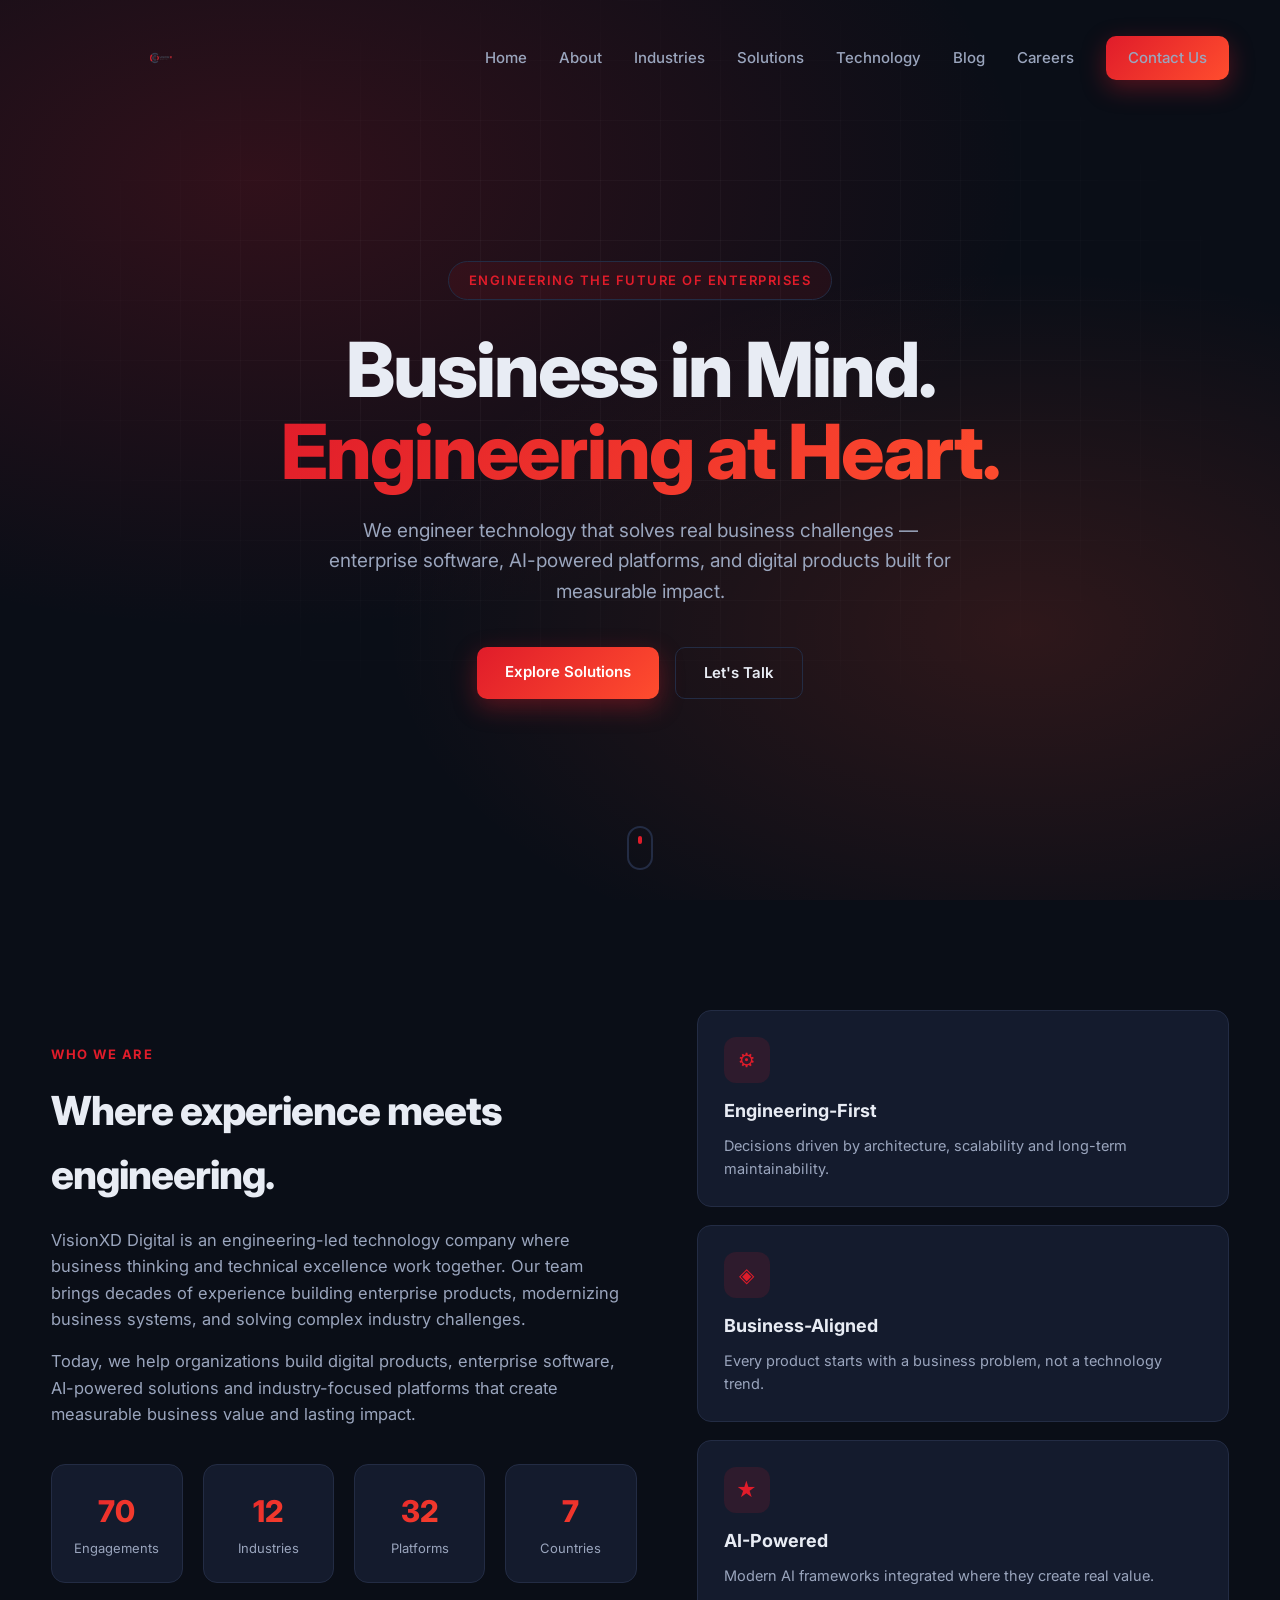
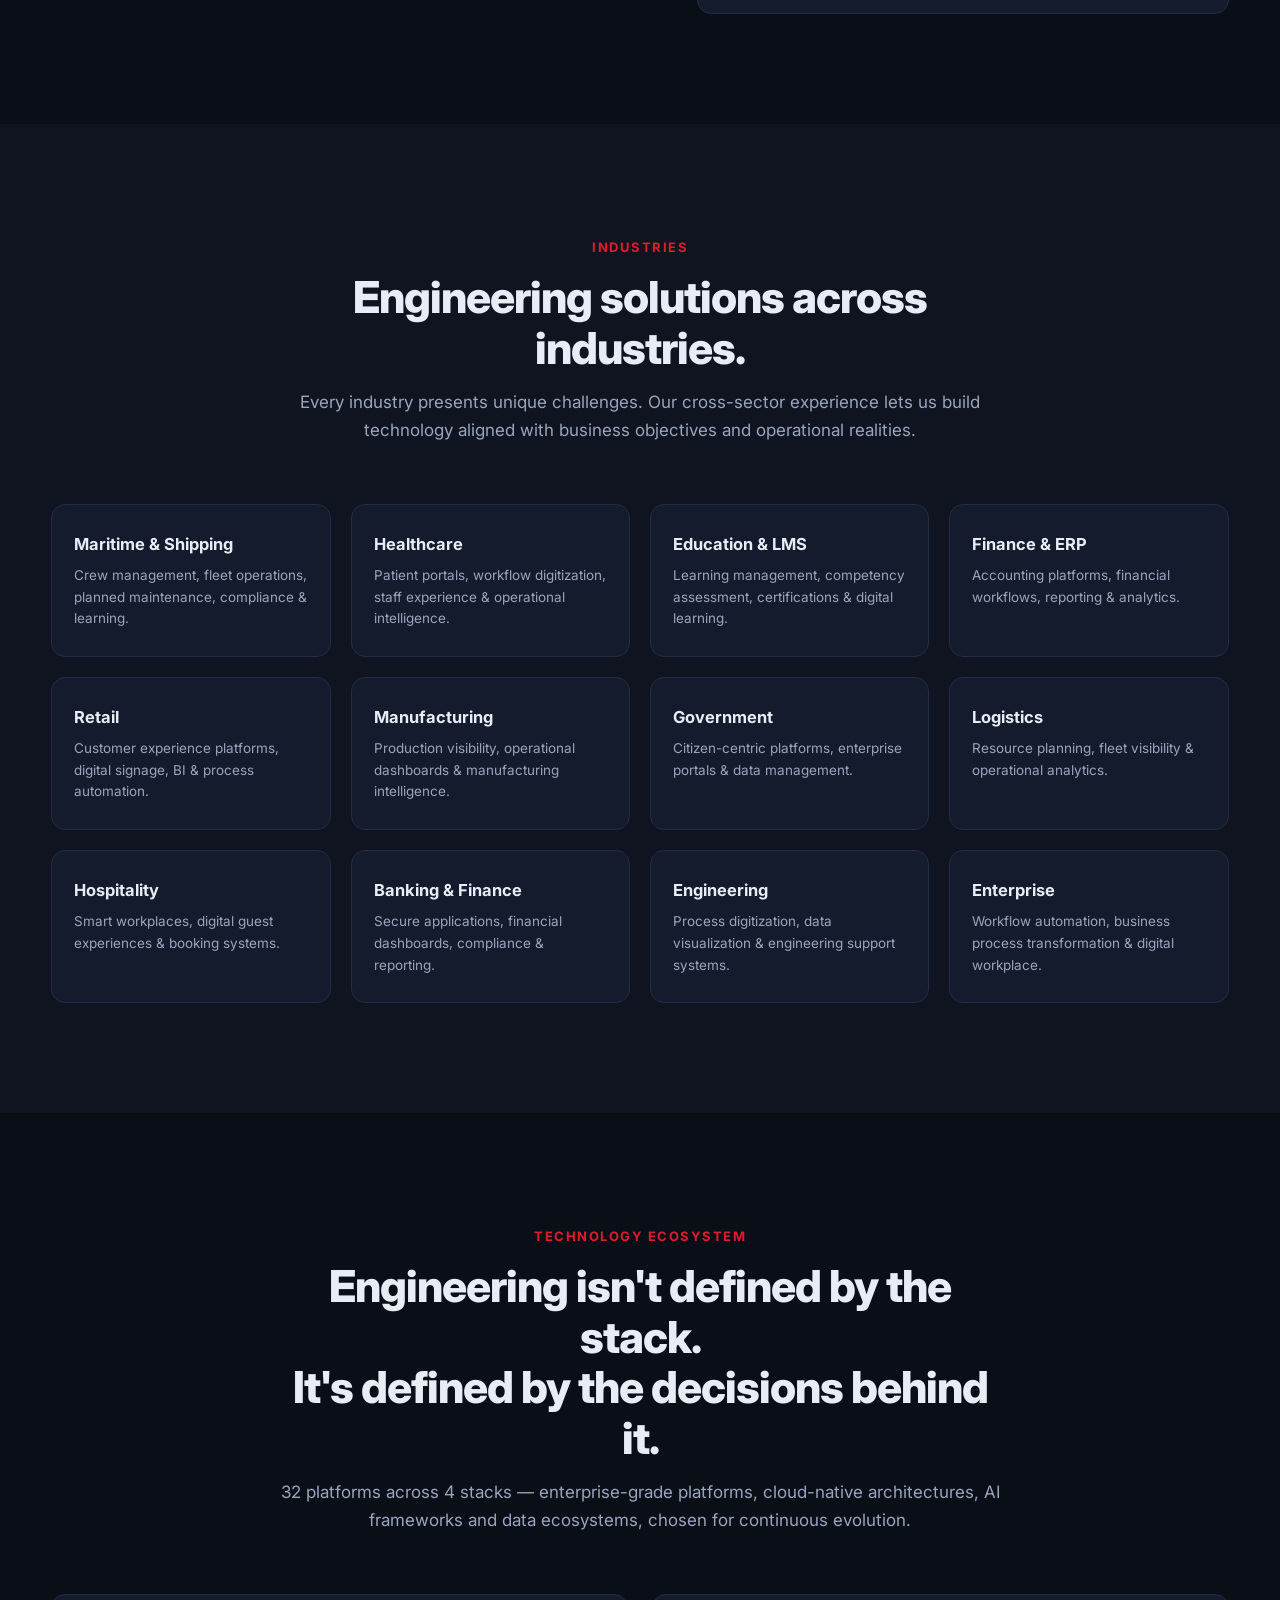
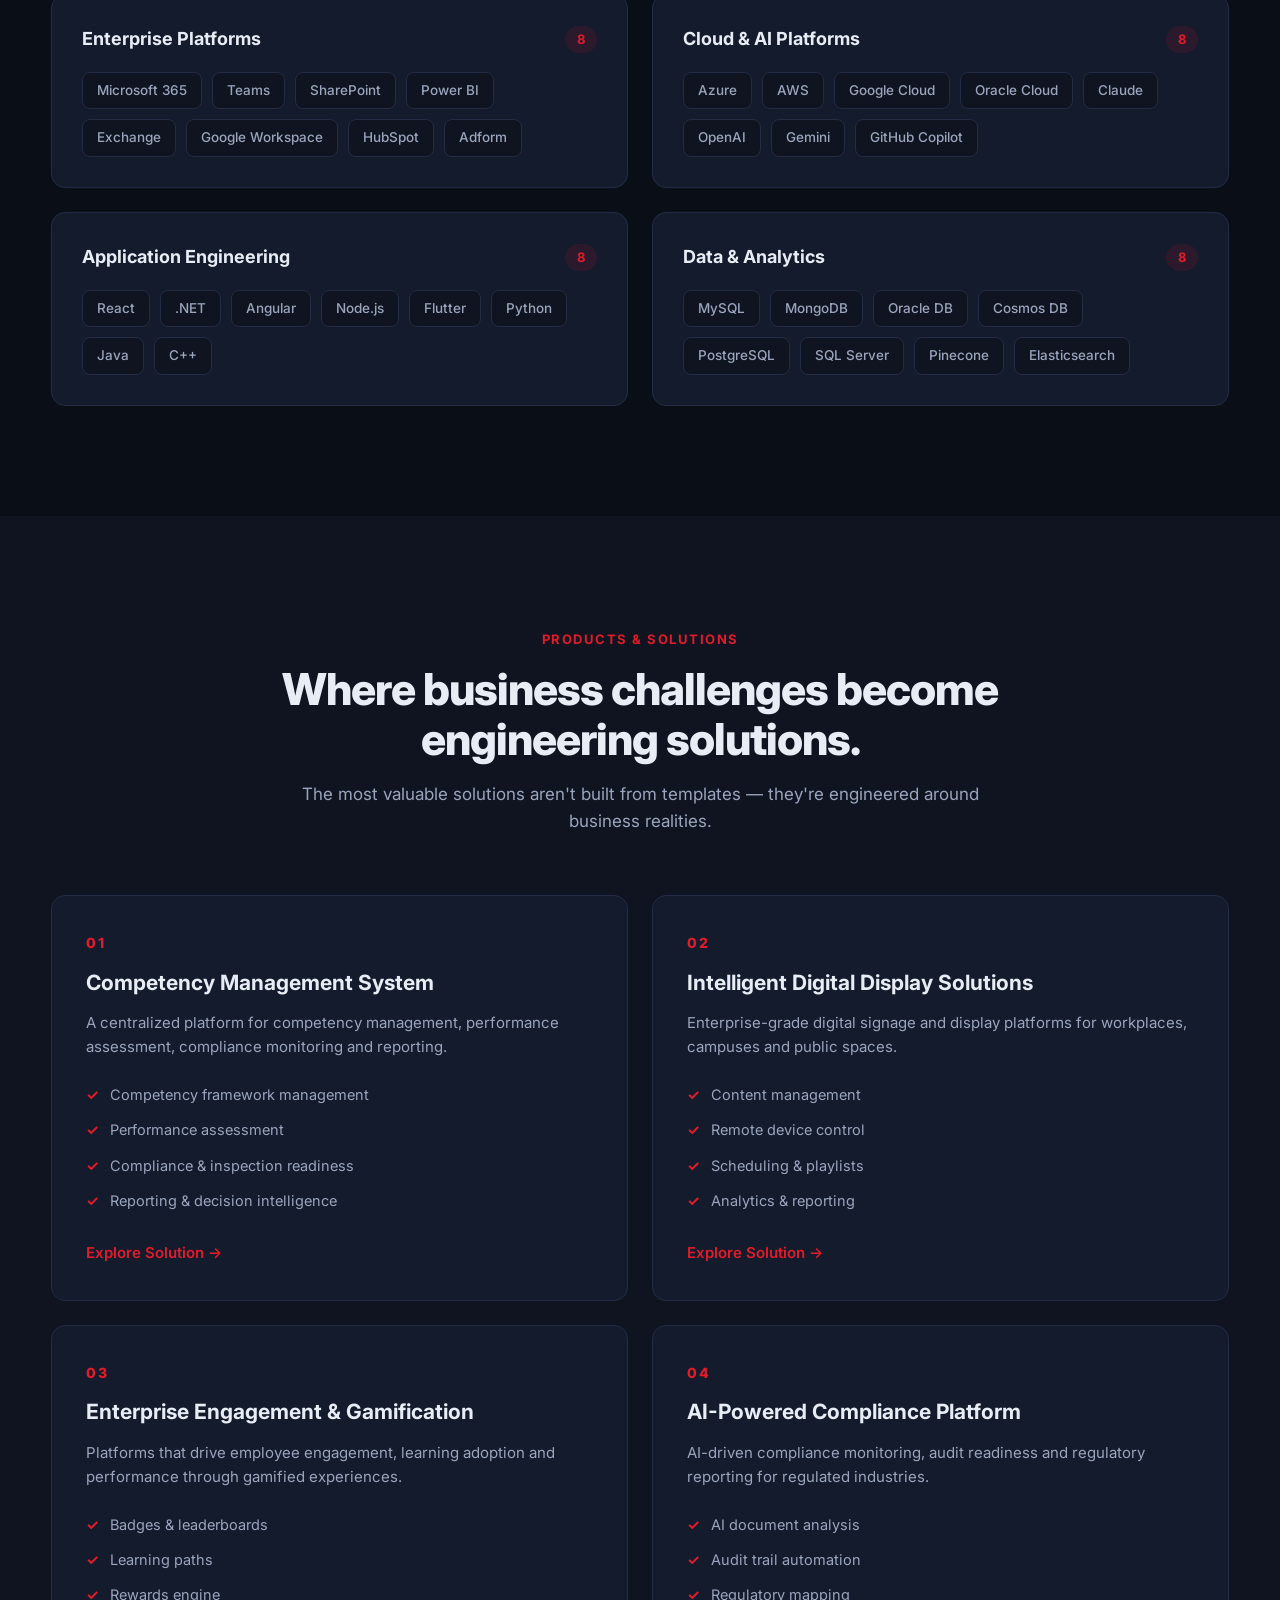
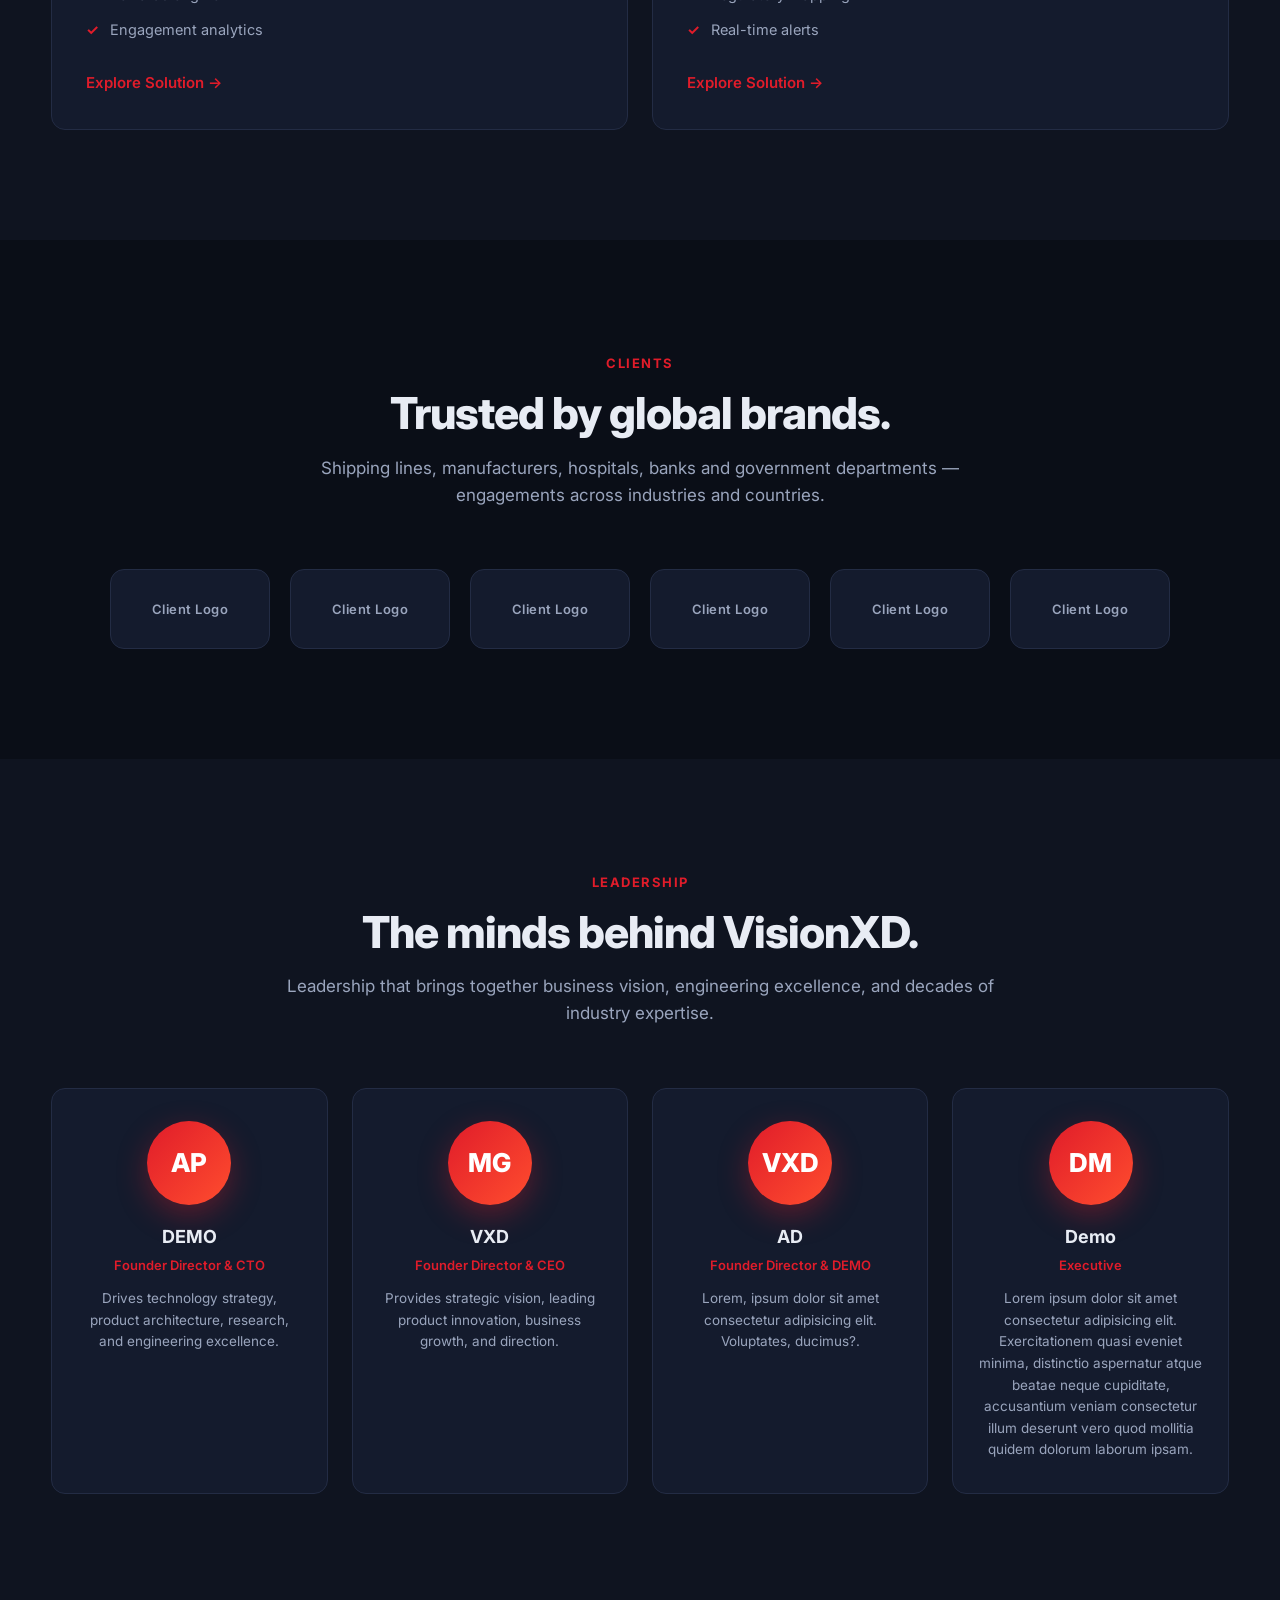
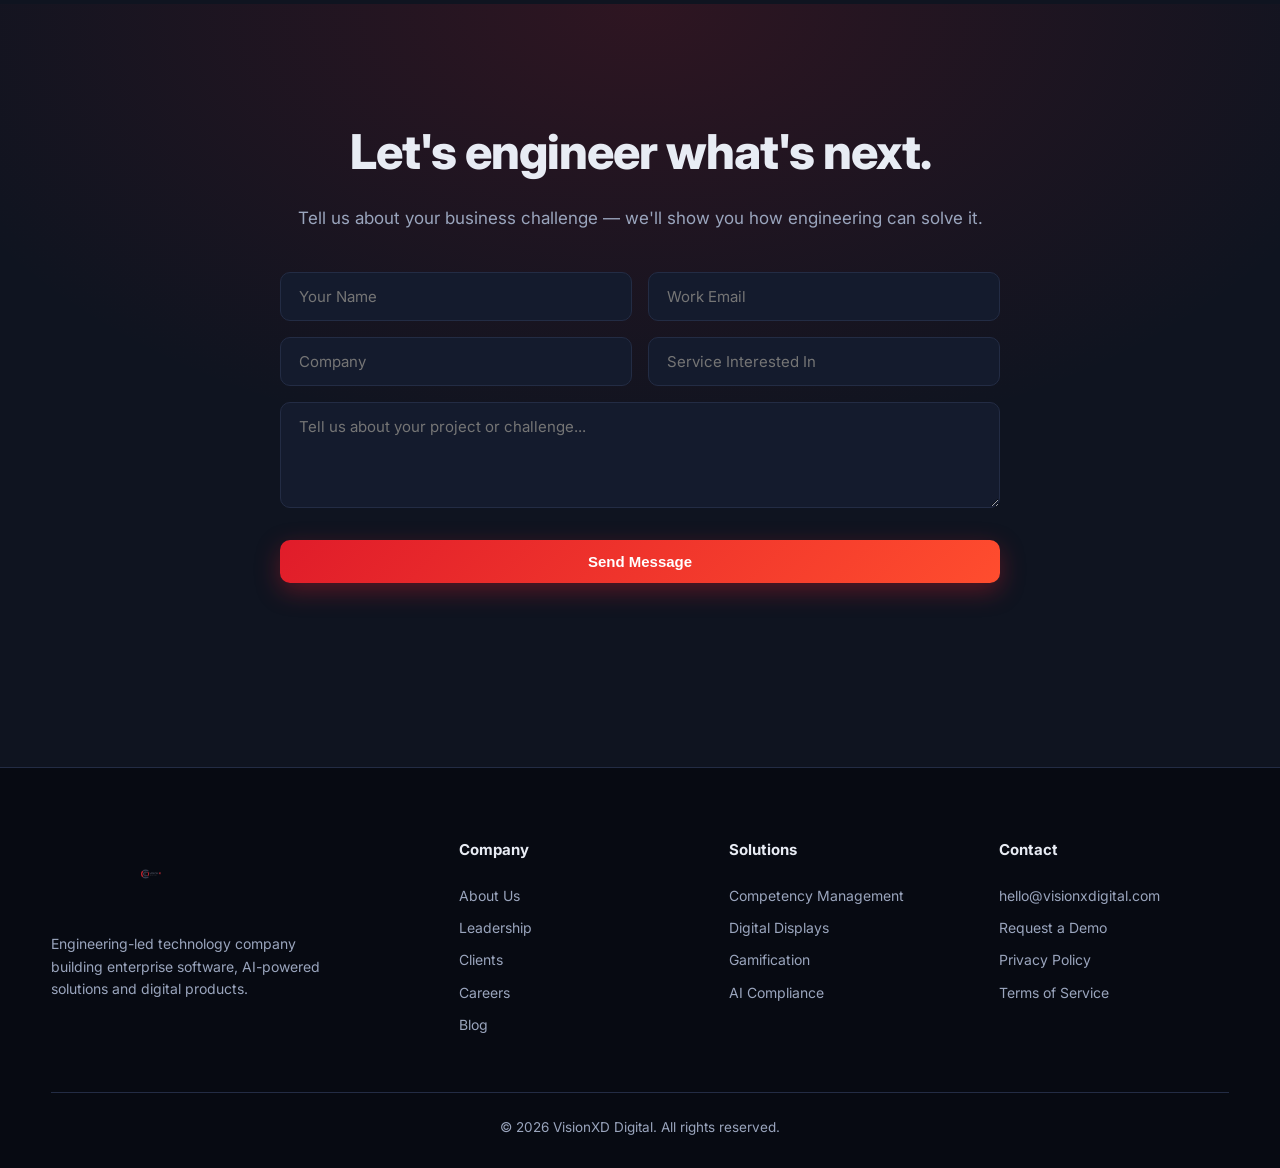
<file: index.html>
﻿<!DOCTYPE html>
<html lang="en">
<head>
  <meta charset="UTF-8" />
  <meta name="viewport" content="width=device-width, initial-scale=1.0" />
  <title>VisionXD Digital — Engineering the Future of Enterprises</title>
  <meta name="description" content="VisionXD Digital — an engineering-led technology company building enterprise software, AI-powered solutions and digital products." />
  <link rel="preconnect" href="https://fonts.googleapis.com" />
  <link rel="preconnect" href="https://fonts.gstatic.com" crossorigin />
  <link href="https://fonts.googleapis.com/css2?family=Inter:wght@400;500;600;700;800&display=swap" rel="stylesheet" />
  <link rel="stylesheet" href="css/style.css" />
  <link rel="icon" type="image/png" href="assets/VXD_logo_-removebg-preview.png" />
</head>
<body>

  <!-- ===== NAVBAR ===== -->
  <header class="navbar" id="navbar">
    <div class="container nav-inner">
      <a href="#home" class="logo">
        <img src="assets/VXD_logo_-removebg-preview.png" alt="VisionXD Digital Logo" class="logo-img" />
      </a>
            <nav class="nav-links" id="navLinks">
        <a href="#home">Home</a>
        <a href="about.html">About</a>
        <a href="industries.html">Industries</a>
        <a href="solutions.html">Solutions</a>
        <a href="technology.html">Technology</a>
        <a href="blog.html">Blog</a>
        <a href="careers.html">Careers</a>
        <a href="contact.html" class="btn btn-primary nav-cta">Contact Us</a>
      </nav>
      <button class="hamburger" id="hamburger" aria-label="Toggle menu">
        <span></span><span></span><span></span>
      </button>
    </div>
  </header>

  <!-- ===== HERO ===== -->
  <section class="hero" id="home">
    <div class="hero-bg"></div>
    <div class="container hero-content">
      <span class="hero-tag">Engineering the Future of Enterprises</span>
      <h1>Business in Mind.<br /><span class="gradient-text">Engineering at Heart.</span></h1>
      <p class="hero-sub">
        We engineer technology that solves real business challenges — enterprise software,
        AI-powered platforms, and digital products built for measurable impact.
      </p>
      <div class="hero-actions">
        <a href="#solutions" class="btn btn-primary">Explore Solutions</a>
        <a href="#contact" class="btn btn-ghost">Let's Talk</a>
      </div>
    </div>
    <div class="hero-scroll" aria-hidden="true"><span></span></div>
  </section>

  <!-- ===== ABOUT ===== -->
  <section class="section" id="about">
    <div class="container about-grid">
      <div class="about-text reveal">
        <span class="section-tag">Who We Are</span>
        <h2>Where experience meets engineering.</h2>
        <p>
          VisionXD Digital is an engineering-led technology company where business thinking
          and technical excellence work together. Our team brings decades of experience
          building enterprise products, modernizing business systems, and solving complex
          industry challenges.
        </p>
        <p>
          Today, we help organizations build digital products, enterprise software,
          AI-powered solutions and industry-focused platforms that create measurable
          business value and lasting impact.
        </p>
        <div class="stats">
          <div class="stat"><strong data-count="70">0</strong><span>Engagements</span></div>
          <div class="stat"><strong data-count="12">0</strong><span>Industries</span></div>
          <div class="stat"><strong data-count="32">0</strong><span>Platforms</span></div>
          <div class="stat"><strong data-count="7">0</strong><span>Countries</span></div>
        </div>
      </div>
      <div class="about-visual reveal">
        <div class="about-card">
          <div class="about-card-icon">&#9881;</div>
          <h3>Engineering-First</h3>
          <p>Decisions driven by architecture, scalability and long-term maintainability.</p>
        </div>
        <div class="about-card">
          <div class="about-card-icon">&#9672;</div>
          <h3>Business-Aligned</h3>
          <p>Every product starts with a business problem, not a technology trend.</p>
        </div>
        <div class="about-card">
          <div class="about-card-icon">&#9733;</div>
          <h3>AI-Powered</h3>
          <p>Modern AI frameworks integrated where they create real value.</p>
        </div>
      </div>
    </div>
  </section>

  <!-- ===== INDUSTRIES ===== -->
  <section class="section section-alt" id="industries">
    <div class="container">
      <div class="section-head reveal">
        <span class="section-tag">Industries</span>
        <h2>Engineering solutions across industries.</h2>
        <p>Every industry presents unique challenges. Our cross-sector experience lets us build technology aligned with business objectives and operational realities.</p>
      </div>
      <div class="industry-grid">
        <div class="industry-card reveal"><h3>Maritime &amp; Shipping</h3><p>Crew management, fleet operations, planned maintenance, compliance &amp; learning.</p></div>
        <div class="industry-card reveal"><h3>Healthcare</h3><p>Patient portals, workflow digitization, staff experience &amp; operational intelligence.</p></div>
        <div class="industry-card reveal"><h3>Education &amp; LMS</h3><p>Learning management, competency assessment, certifications &amp; digital learning.</p></div>
        <div class="industry-card reveal"><h3>Finance &amp; ERP</h3><p>Accounting platforms, financial workflows, reporting &amp; analytics.</p></div>
        <div class="industry-card reveal"><h3>Retail</h3><p>Customer experience platforms, digital signage, BI &amp; process automation.</p></div>
        <div class="industry-card reveal"><h3>Manufacturing</h3><p>Production visibility, operational dashboards &amp; manufacturing intelligence.</p></div>
        <div class="industry-card reveal"><h3>Government</h3><p>Citizen-centric platforms, enterprise portals &amp; data management.</p></div>
        <div class="industry-card reveal"><h3>Logistics</h3><p>Resource planning, fleet visibility &amp; operational analytics.</p></div>
        <div class="industry-card reveal"><h3>Hospitality</h3><p>Smart workplaces, digital guest experiences &amp; booking systems.</p></div>
        <div class="industry-card reveal"><h3>Banking &amp; Finance</h3><p>Secure applications, financial dashboards, compliance &amp; reporting.</p></div>
        <div class="industry-card reveal"><h3>Engineering</h3><p>Process digitization, data visualization &amp; engineering support systems.</p></div>
        <div class="industry-card reveal"><h3>Enterprise</h3><p>Workflow automation, business process transformation &amp; digital workplace.</p></div>
      </div>
    </div>
  </section>

  <!-- ===== TECHNOLOGY ===== -->
  <section class="section" id="tech">
    <div class="container">
      <div class="section-head reveal">
        <span class="section-tag">Technology Ecosystem</span>
        <h2>Engineering isn't defined by the stack.<br />It's defined by the decisions behind it.</h2>
        <p>32 platforms across 4 stacks — enterprise-grade platforms, cloud-native architectures, AI frameworks and data ecosystems, chosen for continuous evolution.</p>
      </div>
      <div class="tech-stacks">
        <div class="tech-stack reveal">
          <h3>Enterprise Platforms <span>8</span></h3>
          <div class="tech-tags">
            <span>Microsoft 365</span><span>Teams</span><span>SharePoint</span><span>Power BI</span><span>Exchange</span><span>Google Workspace</span><span>HubSpot</span><span>Adform</span>
          </div>
        </div>
        <div class="tech-stack reveal">
          <h3>Cloud &amp; AI Platforms <span>8</span></h3>
          <div class="tech-tags">
            <span>Azure</span><span>AWS</span><span>Google Cloud</span><span>Oracle Cloud</span><span>Claude</span><span>OpenAI</span><span>Gemini</span><span>GitHub Copilot</span>
          </div>
        </div>
        <div class="tech-stack reveal">
          <h3>Application Engineering <span>8</span></h3>
          <div class="tech-tags">
            <span>React</span><span>.NET</span><span>Angular</span><span>Node.js</span><span>Flutter</span><span>Python</span><span>Java</span><span>C++</span>
          </div>
        </div>
        <div class="tech-stack reveal">
          <h3>Data &amp; Analytics <span>8</span></h3>
          <div class="tech-tags">
            <span>MySQL</span><span>MongoDB</span><span>Oracle DB</span><span>Cosmos DB</span><span>PostgreSQL</span><span>SQL Server</span><span>Pinecone</span><span>Elasticsearch</span>
          </div>
        </div>
      </div>
    </div>
  </section>

  <!-- ===== SOLUTIONS ===== -->
  <section class="section section-alt" id="solutions">
    <div class="container">
      <div class="section-head reveal">
        <span class="section-tag">Products &amp; Solutions</span>
        <h2>Where business challenges become engineering solutions.</h2>
        <p>The most valuable solutions aren't built from templates — they're engineered around business realities.</p>
      </div>
      <div class="solution-grid">
        <article class="solution-card reveal">
          <span class="solution-num">01</span>
          <h3>Competency Management System</h3>
          <p>A centralized platform for competency management, performance assessment, compliance monitoring and reporting.</p>
          <ul><li>Competency framework management</li><li>Performance assessment</li><li>Compliance &amp; inspection readiness</li><li>Reporting &amp; decision intelligence</li></ul>
          <a href="#contact" class="solution-link">Explore Solution &rarr;</a>
        </article>
        <article class="solution-card reveal">
          <span class="solution-num">02</span>
          <h3>Intelligent Digital Display Solutions</h3>
          <p>Enterprise-grade digital signage and display platforms for workplaces, campuses and public spaces.</p>
          <ul><li>Content management</li><li>Remote device control</li><li>Scheduling &amp; playlists</li><li>Analytics &amp; reporting</li></ul>
          <a href="#contact" class="solution-link">Explore Solution &rarr;</a>
        </article>
        <article class="solution-card reveal">
          <span class="solution-num">03</span>
          <h3>Enterprise Engagement &amp; Gamification</h3>
          <p>Platforms that drive employee engagement, learning adoption and performance through gamified experiences.</p>
          <ul><li>Badges &amp; leaderboards</li><li>Learning paths</li><li>Rewards engine</li><li>Engagement analytics</li></ul>
          <a href="#contact" class="solution-link">Explore Solution &rarr;</a>
        </article>
        <article class="solution-card reveal">
          <span class="solution-num">04</span>
          <h3>AI-Powered Compliance Platform</h3>
          <p>AI-driven compliance monitoring, audit readiness and regulatory reporting for regulated industries.</p>
          <ul><li>AI document analysis</li><li>Audit trail automation</li><li>Regulatory mapping</li><li>Real-time alerts</li></ul>
          <a href="#contact" class="solution-link">Explore Solution &rarr;</a>
        </article>
      </div>
    </div>
  </section>

  <!-- ===== CLIENTS ===== -->
  <section class="section" id="clients">
    <div class="container">
      <div class="section-head reveal">
        <span class="section-tag">Clients</span>
        <h2>Trusted by global brands.</h2>
        <p>Shipping lines, manufacturers, hospitals, banks and government departments — engagements across industries and countries.</p>
      </div>
      <div class="client-strip reveal">
        <div class="client-logo">Client Logo</div>
        <div class="client-logo">Client Logo</div>
        <div class="client-logo">Client Logo</div>
        <div class="client-logo">Client Logo</div>
        <div class="client-logo">Client Logo</div>
        <div class="client-logo">Client Logo</div>
      </div>
    </div>
  </section>

  <!-- ===== TEAM ===== -->
  <section class="section section-alt" id="team">
    <div class="container">
      <div class="section-head reveal">
        <span class="section-tag">Leadership</span>
        <h2>The minds behind VisionXD.</h2>
        <p>Leadership that brings together business vision, engineering excellence, and decades of industry expertise.</p>
      </div>
      <div class="team-grid">
        <div class="team-card reveal">
          <div class="team-avatar">AP</div>
          <h3>DEMO</h3>
          <span class="team-role">Founder Director &amp; CTO</span>
          <p>Drives technology strategy, product architecture, research, and engineering excellence.</p>
        </div>
        <div class="team-card reveal">
          <div class="team-avatar">MG</div>
          <h3>VXD</h3>
          <span class="team-role">Founder Director &amp; CEO</span>
          <p>Provides strategic vision, leading product innovation, business growth, and direction.</p>
        </div>
        <div class="team-card reveal">
          <div class="team-avatar">VXD</div>
          <h3>AD</h3>
          <span class="team-role">Founder Director &amp; DEMO</span>
          <p>Lorem, ipsum dolor sit amet consectetur adipisicing elit. Voluptates, ducimus?.</p>
        </div>
        <div class="team-card reveal">
          <div class="team-avatar">DM</div>
          <h3>Demo</h3>
          <span class="team-role">Executive</span>
          <p>Lorem ipsum dolor sit amet consectetur adipisicing elit. Exercitationem quasi eveniet minima, distinctio aspernatur atque beatae neque cupiditate, accusantium veniam consectetur illum deserunt vero quod mollitia quidem dolorum laborum ipsam.</p>
        </div>
      </div>
    </div>
  </section>

  <!-- ===== CTA / CONTACT ===== -->
  <section class="cta" id="contact">
    <div class="container cta-inner reveal">
      <h2>Let's engineer what's next.</h2>
      <p>Tell us about your business challenge — we'll show you how engineering can solve it.</p>
      <form class="contact-form" id="contactForm">
        <div class="form-row">
          <input type="text" name="name" placeholder="Your Name" required />
          <input type="email" name="email" placeholder="Work Email" required />
        </div>
        <div class="form-row">
          <input type="text" name="company" placeholder="Company" />
          <input type="text" name="service" placeholder="Service Interested In" />
        </div>
        <textarea name="message" rows="4" placeholder="Tell us about your project or challenge..."></textarea>
        <button type="submit" class="btn btn-primary btn-block">Send Message</button>
        <p class="form-status" id="formStatus"></p>
      </form>
    </div>
  </section>

  <!-- ===== FOOTER ===== -->
  <footer class="footer">
    <div class="container footer-grid">
      <div class="footer-brand">
        <img src="assets/VXD_logo_-removebg-preview.png" alt="VisionXD Digital" class="footer-logo" />
        <p>Engineering-led technology company building enterprise software, AI-powered solutions and digital products.</p>
      </div>
      <div class="footer-col">
        <h4>Company</h4>
        <a href="#about">About Us</a>
        <a href="#team">Leadership</a>
        <a href="#clients">Clients</a>
        <a href="careers.html">Careers</a>
        <a href="blog.html">Blog</a>
      </div>
      <div class="footer-col">
        <h4>Solutions</h4>
        <a href="#solutions">Competency Management</a>
        <a href="#solutions">Digital Displays</a>
        <a href="#solutions">Gamification</a>
        <a href="#solutions">AI Compliance</a>
      </div>
      <div class="footer-col">
        <h4>Contact</h4>
        <a href="mailto:hello@visionxdigital.com">hello@visionxdigital.com</a>
        <a href="contact.html">Request a Demo</a>
        <a href="privacy.html">Privacy Policy</a>
        <a href="terms.html">Terms of Service</a>
      </div>
    </div>
    <div class="container footer-bottom">
      <p>&copy; <span id="year"></span> VisionXD Digital. All rights reserved.</p>
    </div>
  </footer>

  <script src="js/main.js"></script>
</body>
</html>
</file>
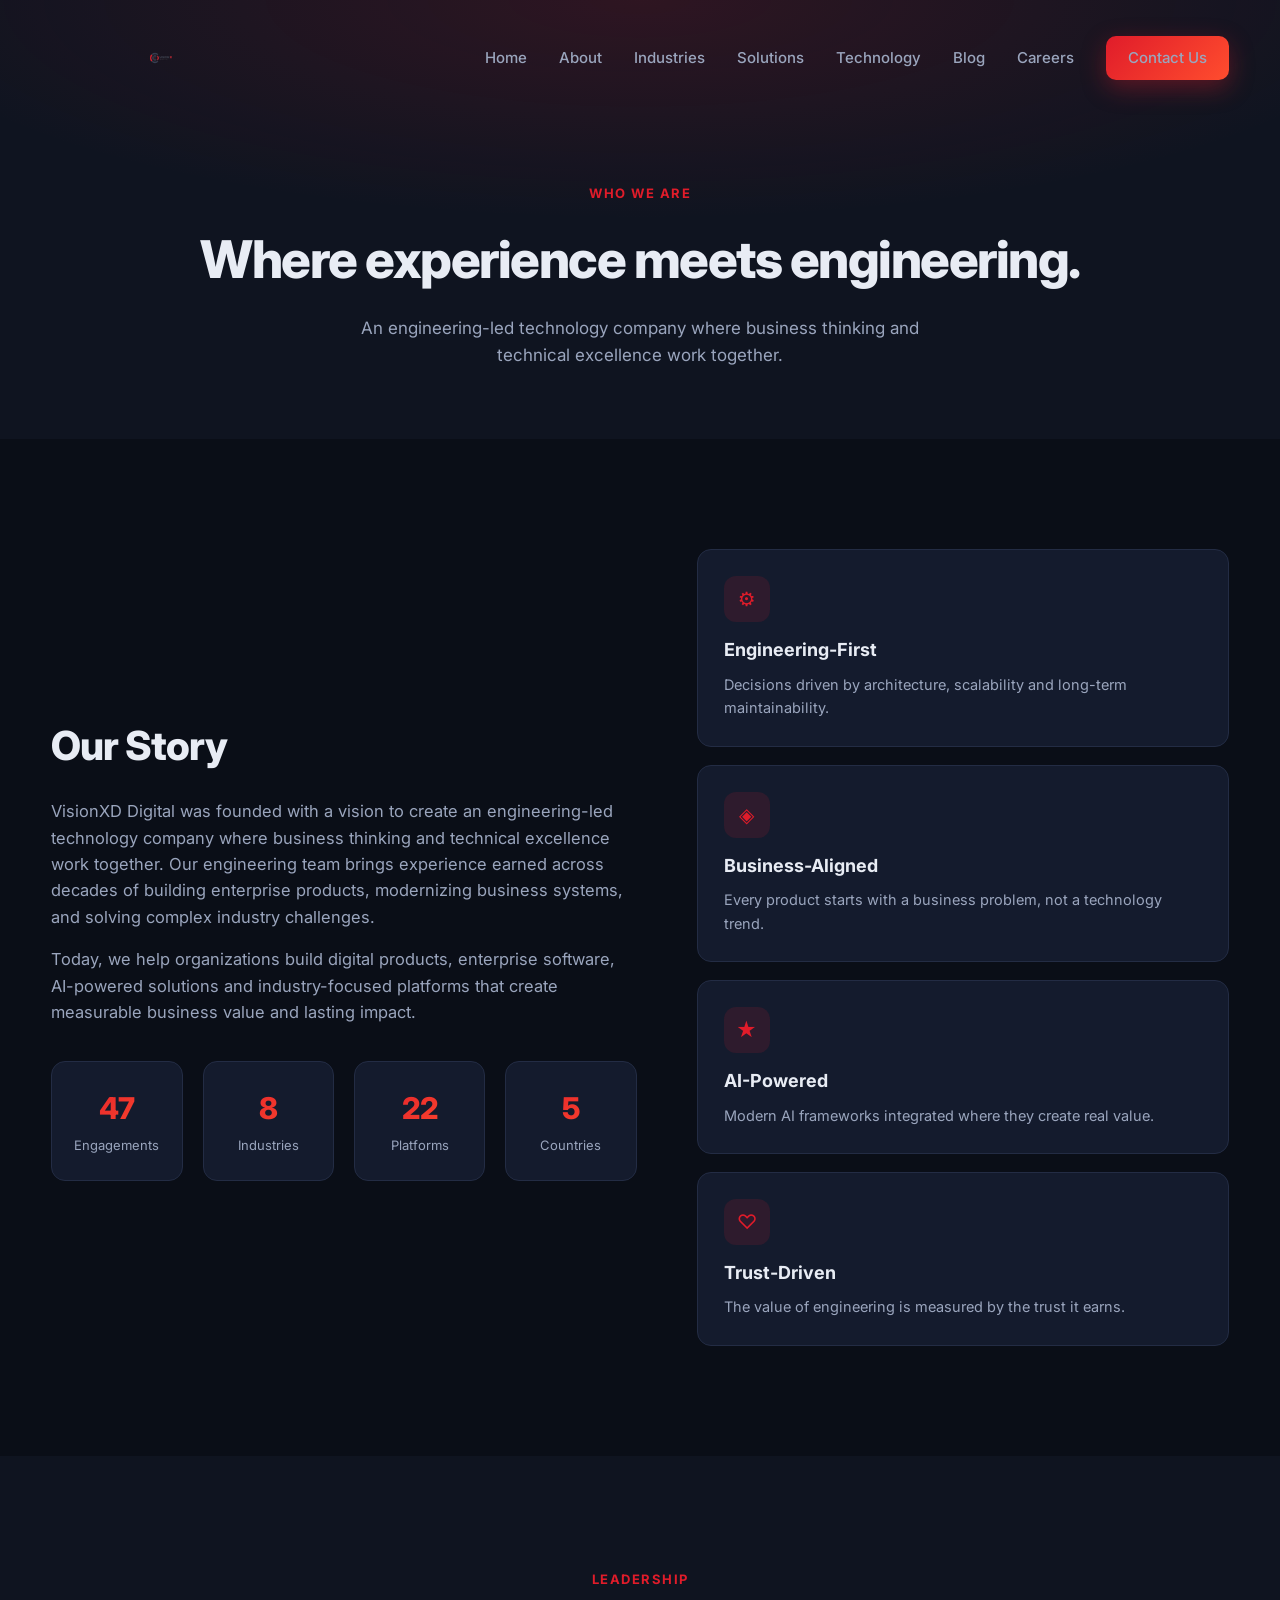
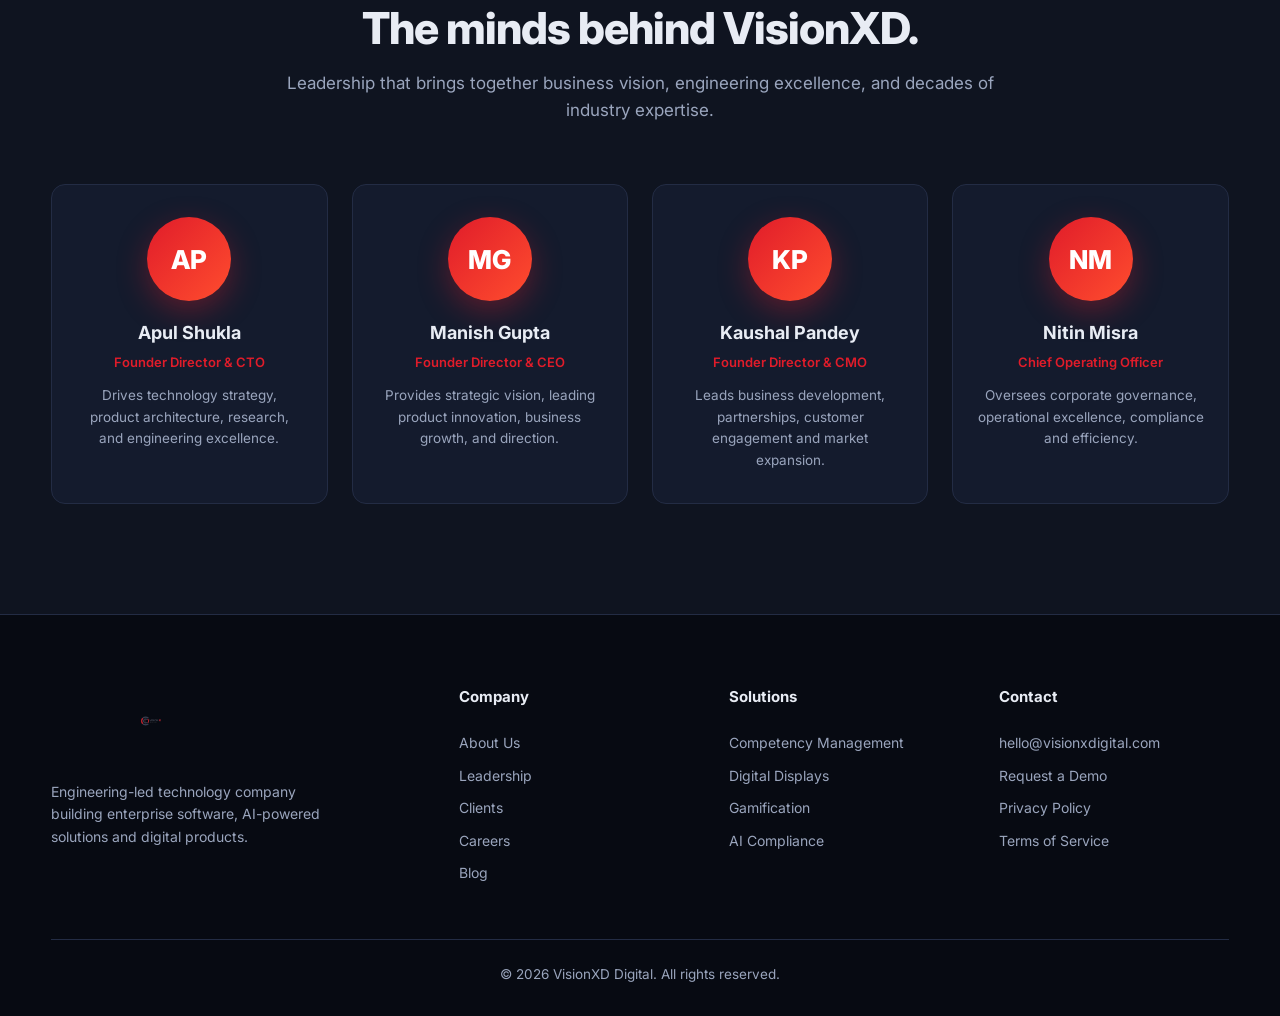
<file: about.html>
﻿<!DOCTYPE html>
<html lang="en">
<head>
  <meta charset="UTF-8" />
  <meta name="viewport" content="width=device-width, initial-scale=1.0" />
  <title>About Us — VisionXD Digital</title>
  <link rel="preconnect" href="https://fonts.googleapis.com" />
  <link rel="preconnect" href="https://fonts.gstatic.com" crossorigin />
  <link href="https://fonts.googleapis.com/css2?family=Inter:wght@400;500;600;700;800&display=swap" rel="stylesheet" />
  <link rel="stylesheet" href="css/style.css" />
  <link rel="icon" type="image/png" href="assets/VXD_logo_-removebg-preview.png" />
</head>
<body>

  <header class="navbar scrolled" id="navbar">
    <div class="container nav-inner">
      <a href="index.html" class="logo">
        <img src="assets/VXD_logo_-removebg-preview.png" alt="VisionXD Digital Logo" class="logo-img" />
      </a>
            <nav class="nav-links" id="navLinks">
        <a href="index.html">Home</a>
        <a href="about.html">About</a>
        <a href="industries.html">Industries</a>
        <a href="solutions.html">Solutions</a>
        <a href="technology.html">Technology</a>
        <a href="blog.html">Blog</a>
        <a href="careers.html">Careers</a>
        <a href="contact.html" class="btn btn-primary nav-cta">Contact Us</a>
      </nav>
      <button class="hamburger" id="hamburger" aria-label="Toggle menu">
        <span></span><span></span><span></span>
      </button>
    </div>
  </header>

  <section class="page-hero">
    <div class="container">
      <span class="section-tag">Who We Are</span>
      <h1>Where experience meets engineering.</h1>
      <p>An engineering-led technology company where business thinking and technical excellence work together.</p>
    </div>
  </section>

  <section class="section">
    <div class="container about-grid">
      <div class="about-text reveal">
        <h2>Our Story</h2>
        <p>
          VisionXD Digital was founded with a vision to create an engineering-led technology company
          where business thinking and technical excellence work together. Our engineering team brings
          experience earned across decades of building enterprise products, modernizing business systems,
          and solving complex industry challenges.
        </p>
        <p>
          Today, we help organizations build digital products, enterprise software, AI-powered solutions
          and industry-focused platforms that create measurable business value and lasting impact.
        </p>
        <div class="stats">
          <div class="stat"><strong data-count="70">0</strong><span>Engagements</span></div>
          <div class="stat"><strong data-count="12">0</strong><span>Industries</span></div>
          <div class="stat"><strong data-count="32">0</strong><span>Platforms</span></div>
          <div class="stat"><strong data-count="7">0</strong><span>Countries</span></div>
        </div>
      </div>
      <div class="about-visual reveal">
        <div class="about-card">
          <div class="about-card-icon">&#9881;</div>
          <div><h3>Engineering-First</h3><p>Decisions driven by architecture, scalability and long-term maintainability.</p></div>
        </div>
        <div class="about-card">
          <div class="about-card-icon">&#9672;</div>
          <div><h3>Business-Aligned</h3><p>Every product starts with a business problem, not a technology trend.</p></div>
        </div>
        <div class="about-card">
          <div class="about-card-icon">&#9733;</div>
          <div><h3>AI-Powered</h3><p>Modern AI frameworks integrated where they create real value.</p></div>
        </div>
        <div class="about-card">
          <div class="about-card-icon">&#9825;</div>
          <div><h3>Trust-Driven</h3><p>The value of engineering is measured by the trust it earns.</p></div>
        </div>
      </div>
    </div>
  </section>

  <!-- ===== TEAM ===== -->
  <section class="section section-alt" id="team">
    <div class="container">
      <div class="section-head reveal">
        <span class="section-tag">Leadership</span>
        <h2>The minds behind VisionXD.</h2>
        <p>Leadership that brings together business vision, engineering excellence, and decades of industry expertise.</p>
      </div>
      <div class="team-grid">
        <div class="team-card reveal">
          <div class="team-avatar">AP</div>
          <h3>Apul Shukla</h3>
          <span class="team-role">Founder Director &amp; CTO</span>
          <p>Drives technology strategy, product architecture, research, and engineering excellence.</p>
        </div>
        <div class="team-card reveal">
          <div class="team-avatar">MG</div>
          <h3>Manish Gupta</h3>
          <span class="team-role">Founder Director &amp; CEO</span>
          <p>Provides strategic vision, leading product innovation, business growth, and direction.</p>
        </div>
        <div class="team-card reveal">
          <div class="team-avatar">KP</div>
          <h3>Kaushal Pandey</h3>
          <span class="team-role">Founder Director &amp; CMO</span>
          <p>Leads business development, partnerships, customer engagement and market expansion.</p>
        </div>
        <div class="team-card reveal">
          <div class="team-avatar">NM</div>
          <h3>Nitin Misra</h3>
          <span class="team-role">Chief Operating Officer</span>
          <p>Oversees corporate governance, operational excellence, compliance and efficiency.</p>
        </div>
      </div>
    </div>
  </section>

  <footer class="footer">
    <div class="container footer-grid">
      <div class="footer-brand">
        <img src="assets/VXD_logo_-removebg-preview.png" alt="VisionXD Digital" class="footer-logo" />
        <p>Engineering-led technology company building enterprise software, AI-powered solutions and digital products.</p>
      </div>
      <div class="footer-col">
        <h4>Company</h4>
        <a href="about.html">About Us</a>
        <a href="about.html#team">Leadership</a>
        <a href="index.html#clients">Clients</a>
        <a href="careers.html">Careers</a>
        <a href="blog.html">Blog</a>
      </div>
      <div class="footer-col">
        <h4>Solutions</h4>
        <a href="solutions.html">Competency Management</a>
        <a href="solutions.html">Digital Displays</a>
        <a href="solutions.html">Gamification</a>
        <a href="solutions.html">AI Compliance</a>
      </div>
      <div class="footer-col">
        <h4>Contact</h4>
        <a href="mailto:hello@visionxdigital.com">hello@visionxdigital.com</a>
        <a href="contact.html">Request a Demo</a>
        <a href="privacy.html">Privacy Policy</a>
        <a href="terms.html">Terms of Service</a>
      </div>
    </div>
    <div class="container footer-bottom">
      <p>&copy; <span class="year"></span> VisionXD Digital. All rights reserved.</p>
    </div>
  </footer>

  <script src="js/main.js"></script>
</body>
</html>
</file>
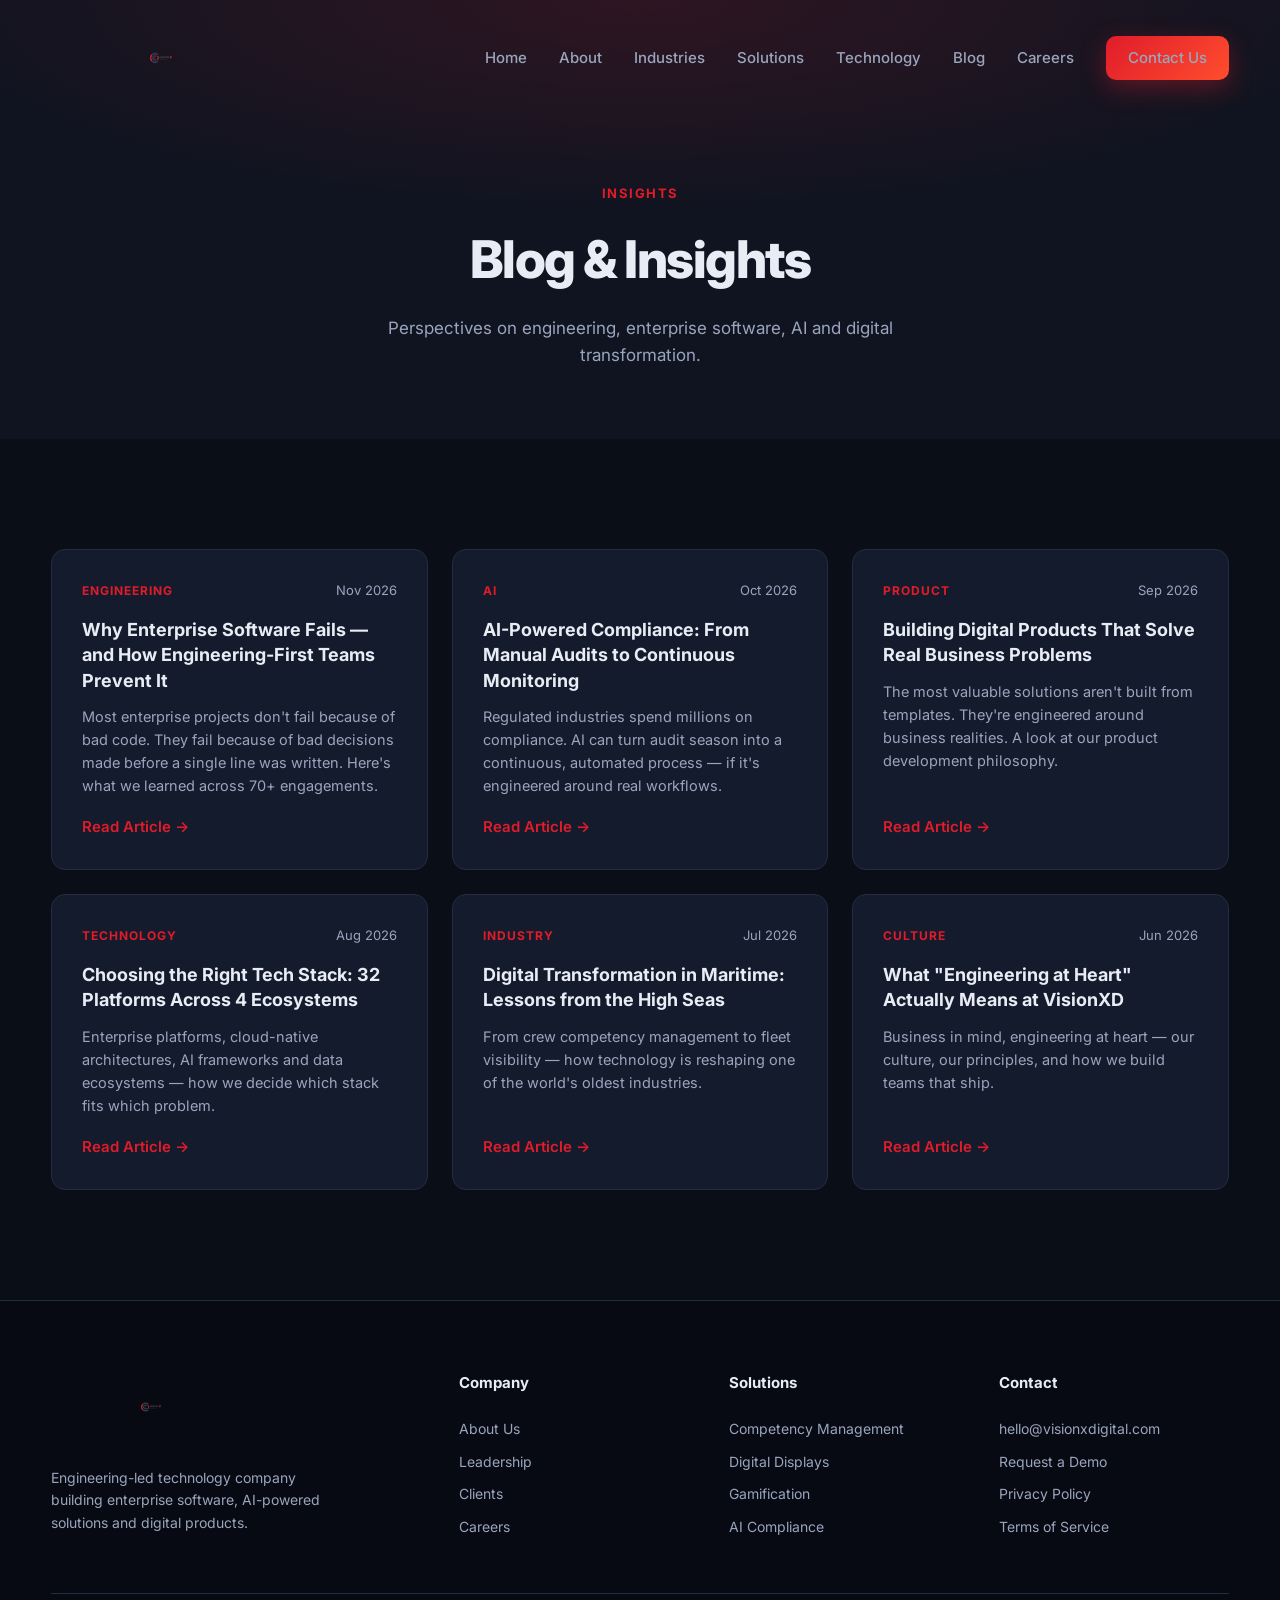
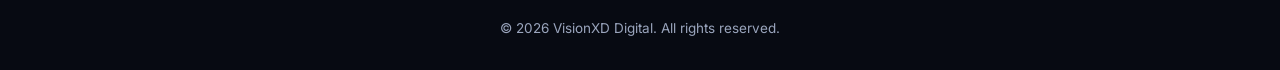
<file: blog.html>
﻿<!DOCTYPE html>
<html lang="en">
<head>
  <meta charset="UTF-8" />
  <meta name="viewport" content="width=device-width, initial-scale=1.0" />
  <title>Blog — VisionXD Digital</title>
  <link rel="preconnect" href="https://fonts.googleapis.com" />
  <link rel="preconnect" href="https://fonts.gstatic.com" crossorigin />
  <link href="https://fonts.googleapis.com/css2?family=Inter:wght@400;500;600;700;800&display=swap" rel="stylesheet" />
  <link rel="stylesheet" href="css/style.css" />
  <link rel="icon" type="image/png" href="assets/VXD_logo_-removebg-preview.png" />
</head>
<body>

  <header class="navbar scrolled" id="navbar">
    <div class="container nav-inner">
      <a href="index.html" class="logo">
        <img src="assets/VXD_logo_-removebg-preview.png" alt="VisionXD Digital Logo" class="logo-img" />
      </a>
            <nav class="nav-links" id="navLinks">
        <a href="index.html">Home</a>
        <a href="about.html">About</a>
        <a href="industries.html">Industries</a>
        <a href="solutions.html">Solutions</a>
        <a href="technology.html">Technology</a>
        <a href="blog.html">Blog</a>
        <a href="careers.html">Careers</a>
        <a href="contact.html" class="btn btn-primary nav-cta">Contact Us</a>
      </nav>
      <button class="hamburger" id="hamburger" aria-label="Toggle menu">
        <span></span><span></span><span></span>
      </button>
    </div>
  </header>

  <section class="page-hero">
    <div class="container">
      <span class="section-tag">Insights</span>
      <h1>Blog &amp; Insights</h1>
      <p>Perspectives on engineering, enterprise software, AI and digital transformation.</p>
    </div>
  </section>

  <section class="section">
    <div class="container">
      <div class="blog-grid">
        <article class="blog-card reveal">
          <div class="blog-meta"><span class="blog-tag">Engineering</span><span>Nov 2026</span></div>
          <h3>Why Enterprise Software Fails — and How Engineering-First Teams Prevent It</h3>
          <p>Most enterprise projects don't fail because of bad code. They fail because of bad decisions made before a single line was written. Here's what we learned across 70+ engagements.</p>
          <a href="#" class="solution-link">Read Article &rarr;</a>
        </article>
        <article class="blog-card reveal">
          <div class="blog-meta"><span class="blog-tag">AI</span><span>Oct 2026</span></div>
          <h3>AI-Powered Compliance: From Manual Audits to Continuous Monitoring</h3>
          <p>Regulated industries spend millions on compliance. AI can turn audit season into a continuous, automated process — if it's engineered around real workflows.</p>
          <a href="#" class="solution-link">Read Article &rarr;</a>
        </article>
        <article class="blog-card reveal">
          <div class="blog-meta"><span class="blog-tag">Product</span><span>Sep 2026</span></div>
          <h3>Building Digital Products That Solve Real Business Problems</h3>
          <p>The most valuable solutions aren't built from templates. They're engineered around business realities. A look at our product development philosophy.</p>
          <a href="#" class="solution-link">Read Article &rarr;</a>
        </article>
        <article class="blog-card reveal">
          <div class="blog-meta"><span class="blog-tag">Technology</span><span>Aug 2026</span></div>
          <h3>Choosing the Right Tech Stack: 32 Platforms Across 4 Ecosystems</h3>
          <p>Enterprise platforms, cloud-native architectures, AI frameworks and data ecosystems — how we decide which stack fits which problem.</p>
          <a href="#" class="solution-link">Read Article &rarr;</a>
        </article>
        <article class="blog-card reveal">
          <div class="blog-meta"><span class="blog-tag">Industry</span><span>Jul 2026</span></div>
          <h3>Digital Transformation in Maritime: Lessons from the High Seas</h3>
          <p>From crew competency management to fleet visibility — how technology is reshaping one of the world's oldest industries.</p>
          <a href="#" class="solution-link">Read Article &rarr;</a>
        </article>
        <article class="blog-card reveal">
          <div class="blog-meta"><span class="blog-tag">Culture</span><span>Jun 2026</span></div>
          <h3>What "Engineering at Heart" Actually Means at VisionXD</h3>
          <p>Business in mind, engineering at heart — our culture, our principles, and how we build teams that ship.</p>
          <a href="#" class="solution-link">Read Article &rarr;</a>
        </article>
      </div>
    </div>
  </section>

  <footer class="footer">
    <div class="container footer-grid">
      <div class="footer-brand">
        <img src="assets/VXD_logo_-removebg-preview.png" alt="VisionXD Digital" class="footer-logo" />
        <p>Engineering-led technology company building enterprise software, AI-powered solutions and digital products.</p>
      </div>
      <div class="footer-col">
        <h4>Company</h4>
        <a href="index.html#about">About Us</a>
        <a href="index.html#team">Leadership</a>
        <a href="index.html#clients">Clients</a>
        <a href="careers.html">Careers</a>
      </div>
      <div class="footer-col">
        <h4>Solutions</h4>
        <a href="index.html#solutions">Competency Management</a>
        <a href="index.html#solutions">Digital Displays</a>
        <a href="index.html#solutions">Gamification</a>
        <a href="index.html#solutions">AI Compliance</a>
      </div>
      <div class="footer-col">
        <h4>Contact</h4>
        <a href="mailto:hello@visionxdigital.com">hello@visionxdigital.com</a>
        <a href="contact.html">Request a Demo</a>
        <a href="privacy.html">Privacy Policy</a>
        <a href="terms.html">Terms of Service</a>
      </div>
    </div>
    <div class="container footer-bottom">
      <p>&copy; <span class="year"></span> VisionXD Digital. All rights reserved.</p>
    </div>
  </footer>

  <script src="js/main.js"></script>
</body>
</html>
</file>
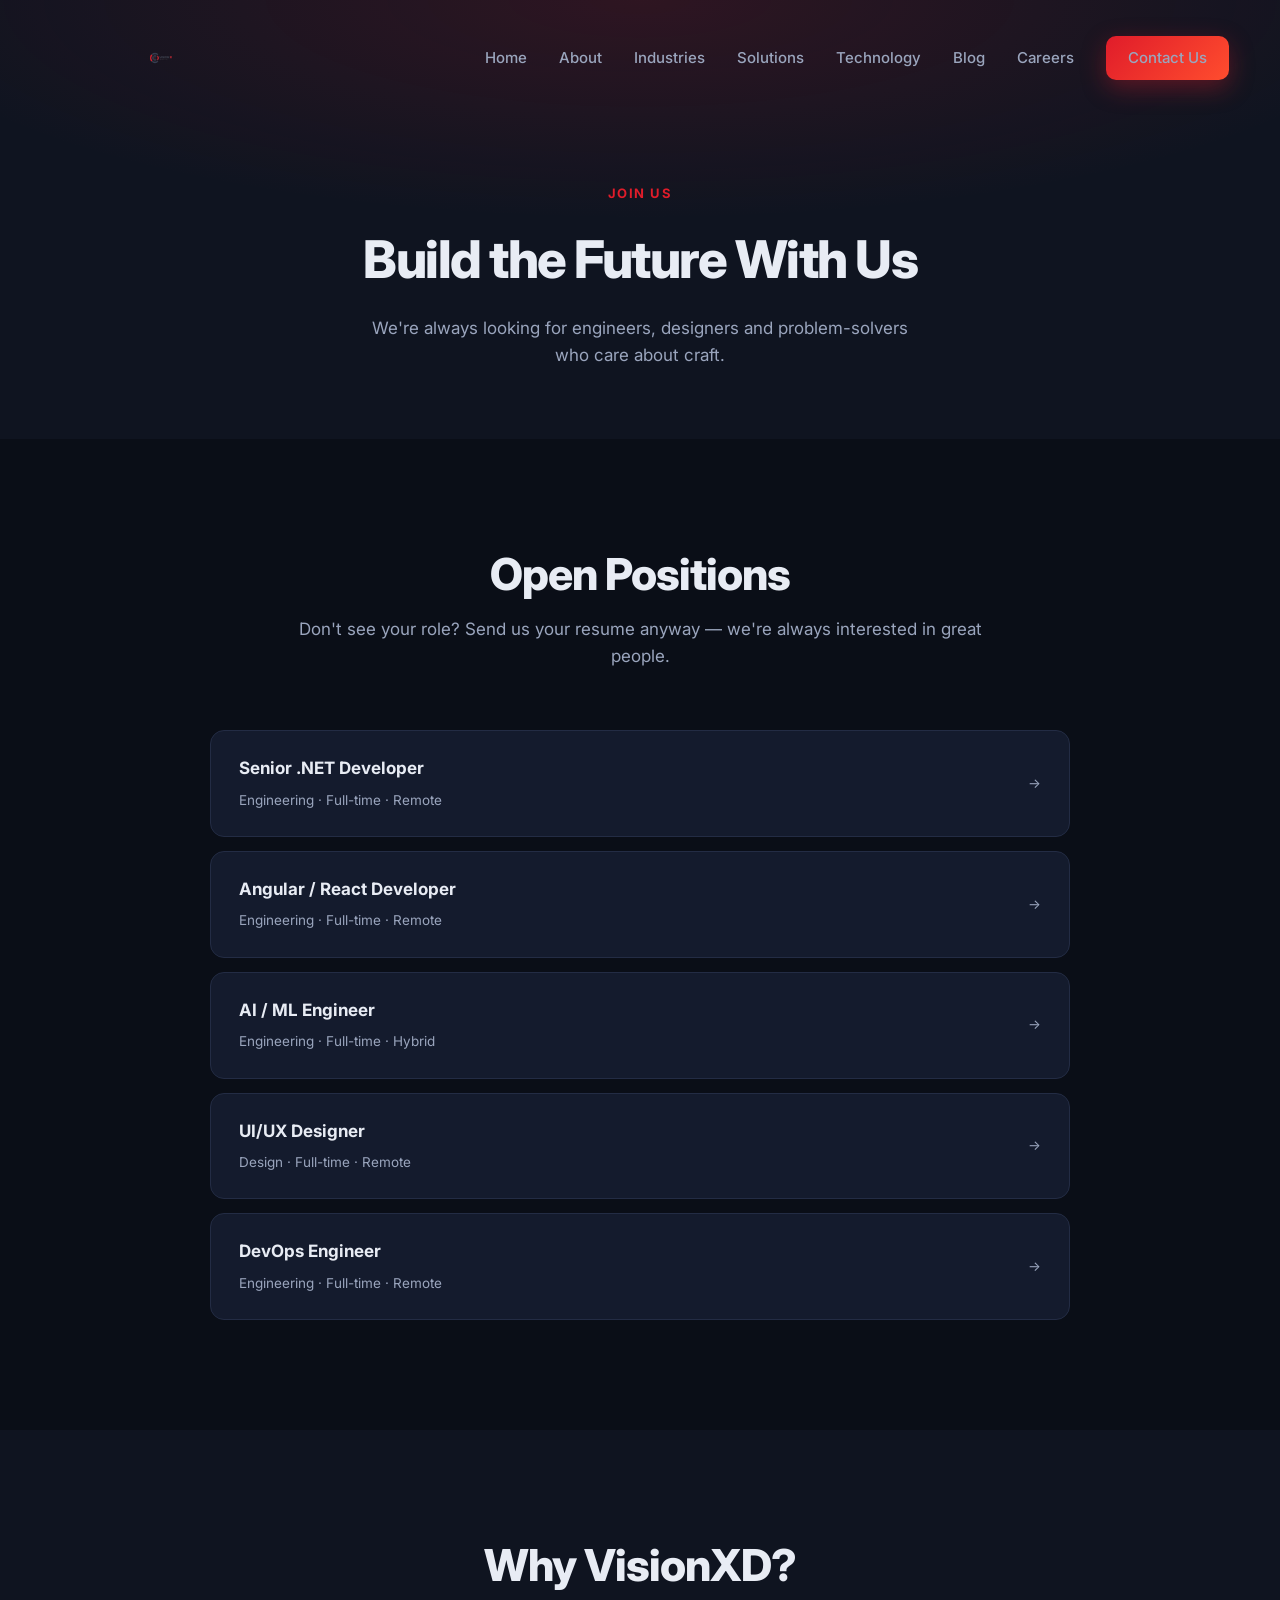
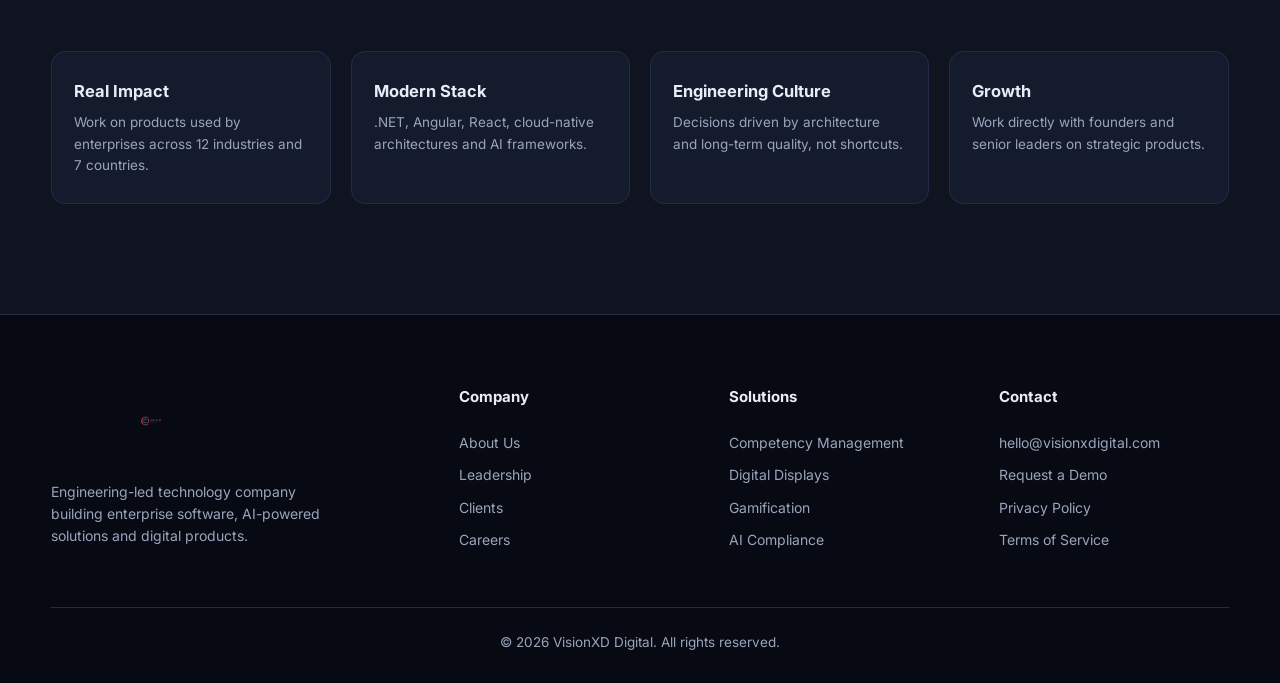
<file: careers.html>
﻿<!DOCTYPE html>
<html lang="en">
<head>
  <meta charset="UTF-8" />
  <meta name="viewport" content="width=device-width, initial-scale=1.0" />
  <title>Careers — VisionXD Digital</title>
  <link rel="preconnect" href="https://fonts.googleapis.com" />
  <link rel="preconnect" href="https://fonts.gstatic.com" crossorigin />
  <link href="https://fonts.googleapis.com/css2?family=Inter:wght@400;500;600;700;800&display=swap" rel="stylesheet" />
  <link rel="stylesheet" href="css/style.css" />
  <link rel="icon" type="image/png" href="assets/VXD_logo_-removebg-preview.png" />
</head>
<body>

  <header class="navbar scrolled" id="navbar">
    <div class="container nav-inner">
      <a href="index.html" class="logo">
        <img src="assets/VXD_logo_-removebg-preview.png" alt="VisionXD Digital Logo" class="logo-img" />
      </a>
            <nav class="nav-links" id="navLinks">
        <a href="index.html">Home</a>
        <a href="about.html">About</a>
        <a href="industries.html">Industries</a>
        <a href="solutions.html">Solutions</a>
        <a href="technology.html">Technology</a>
        <a href="blog.html">Blog</a>
        <a href="careers.html">Careers</a>
        <a href="contact.html" class="btn btn-primary nav-cta">Contact Us</a>
      </nav>
      <button class="hamburger" id="hamburger" aria-label="Toggle menu">
        <span></span><span></span><span></span>
      </button>
    </div>
  </header>

  <section class="page-hero">
    <div class="container">
      <span class="section-tag">Join Us</span>
      <h1>Build the Future With Us</h1>
      <p>We're always looking for engineers, designers and problem-solvers who care about craft.</p>
    </div>
  </section>

  <section class="section">
    <div class="container">
      <div class="section-head reveal">
        <h2>Open Positions</h2>
        <p>Don't see your role? Send us your resume anyway — we're always interested in great people.</p>
      </div>
      <div class="job-list">
        <a href="contact.html" class="job-item reveal">
          <div>
            <h3>Senior .NET Developer</h3>
            <span>Engineering &middot; Full-time &middot; Remote</span>
          </div>
          <span class="job-arrow">&rarr;</span>
        </a>
        <a href="contact.html" class="job-item reveal">
          <div>
            <h3>Angular / React Developer</h3>
            <span>Engineering &middot; Full-time &middot; Remote</span>
          </div>
          <span class="job-arrow">&rarr;</span>
        </a>
        <a href="contact.html" class="job-item reveal">
          <div>
            <h3>AI / ML Engineer</h3>
            <span>Engineering &middot; Full-time &middot; Hybrid</span>
          </div>
          <span class="job-arrow">&rarr;</span>
        </a>
        <a href="contact.html" class="job-item reveal">
          <div>
            <h3>UI/UX Designer</h3>
            <span>Design &middot; Full-time &middot; Remote</span>
          </div>
          <span class="job-arrow">&rarr;</span>
        </a>
        <a href="contact.html" class="job-item reveal">
          <div>
            <h3>DevOps Engineer</h3>
            <span>Engineering &middot; Full-time &middot; Remote</span>
          </div>
          <span class="job-arrow">&rarr;</span>
        </a>
      </div>
    </div>
  </section>

  <section class="section section-alt">
    <div class="container">
      <div class="section-head reveal">
        <h2>Why VisionXD?</h2>
      </div>
      <div class="industry-grid">
        <div class="industry-card reveal"><h3>Real Impact</h3><p>Work on products used by enterprises across 12 industries and 7 countries.</p></div>
        <div class="industry-card reveal"><h3>Modern Stack</h3><p>.NET, Angular, React, cloud-native architectures and AI frameworks.</p></div>
        <div class="industry-card reveal"><h3>Engineering Culture</h3><p>Decisions driven by architecture and long-term quality, not shortcuts.</p></div>
        <div class="industry-card reveal"><h3>Growth</h3><p>Work directly with founders and senior leaders on strategic products.</p></div>
      </div>
    </div>
  </section>

  <footer class="footer">
    <div class="container footer-grid">
      <div class="footer-brand">
        <img src="assets/VXD_logo_-removebg-preview.png" alt="VisionXD Digital" class="footer-logo" />
        <p>Engineering-led technology company building enterprise software, AI-powered solutions and digital products.</p>
      </div>
      <div class="footer-col">
        <h4>Company</h4>
        <a href="index.html#about">About Us</a>
        <a href="index.html#team">Leadership</a>
        <a href="index.html#clients">Clients</a>
        <a href="careers.html">Careers</a>
      </div>
      <div class="footer-col">
        <h4>Solutions</h4>
        <a href="index.html#solutions">Competency Management</a>
        <a href="index.html#solutions">Digital Displays</a>
        <a href="index.html#solutions">Gamification</a>
        <a href="index.html#solutions">AI Compliance</a>
      </div>
      <div class="footer-col">
        <h4>Contact</h4>
        <a href="mailto:hello@visionxdigital.com">hello@visionxdigital.com</a>
        <a href="contact.html">Request a Demo</a>
        <a href="privacy.html">Privacy Policy</a>
        <a href="terms.html">Terms of Service</a>
      </div>
    </div>
    <div class="container footer-bottom">
      <p>&copy; <span class="year"></span> VisionXD Digital. All rights reserved.</p>
    </div>
  </footer>

  <script src="js/main.js"></script>
</body>
</html>
</file>
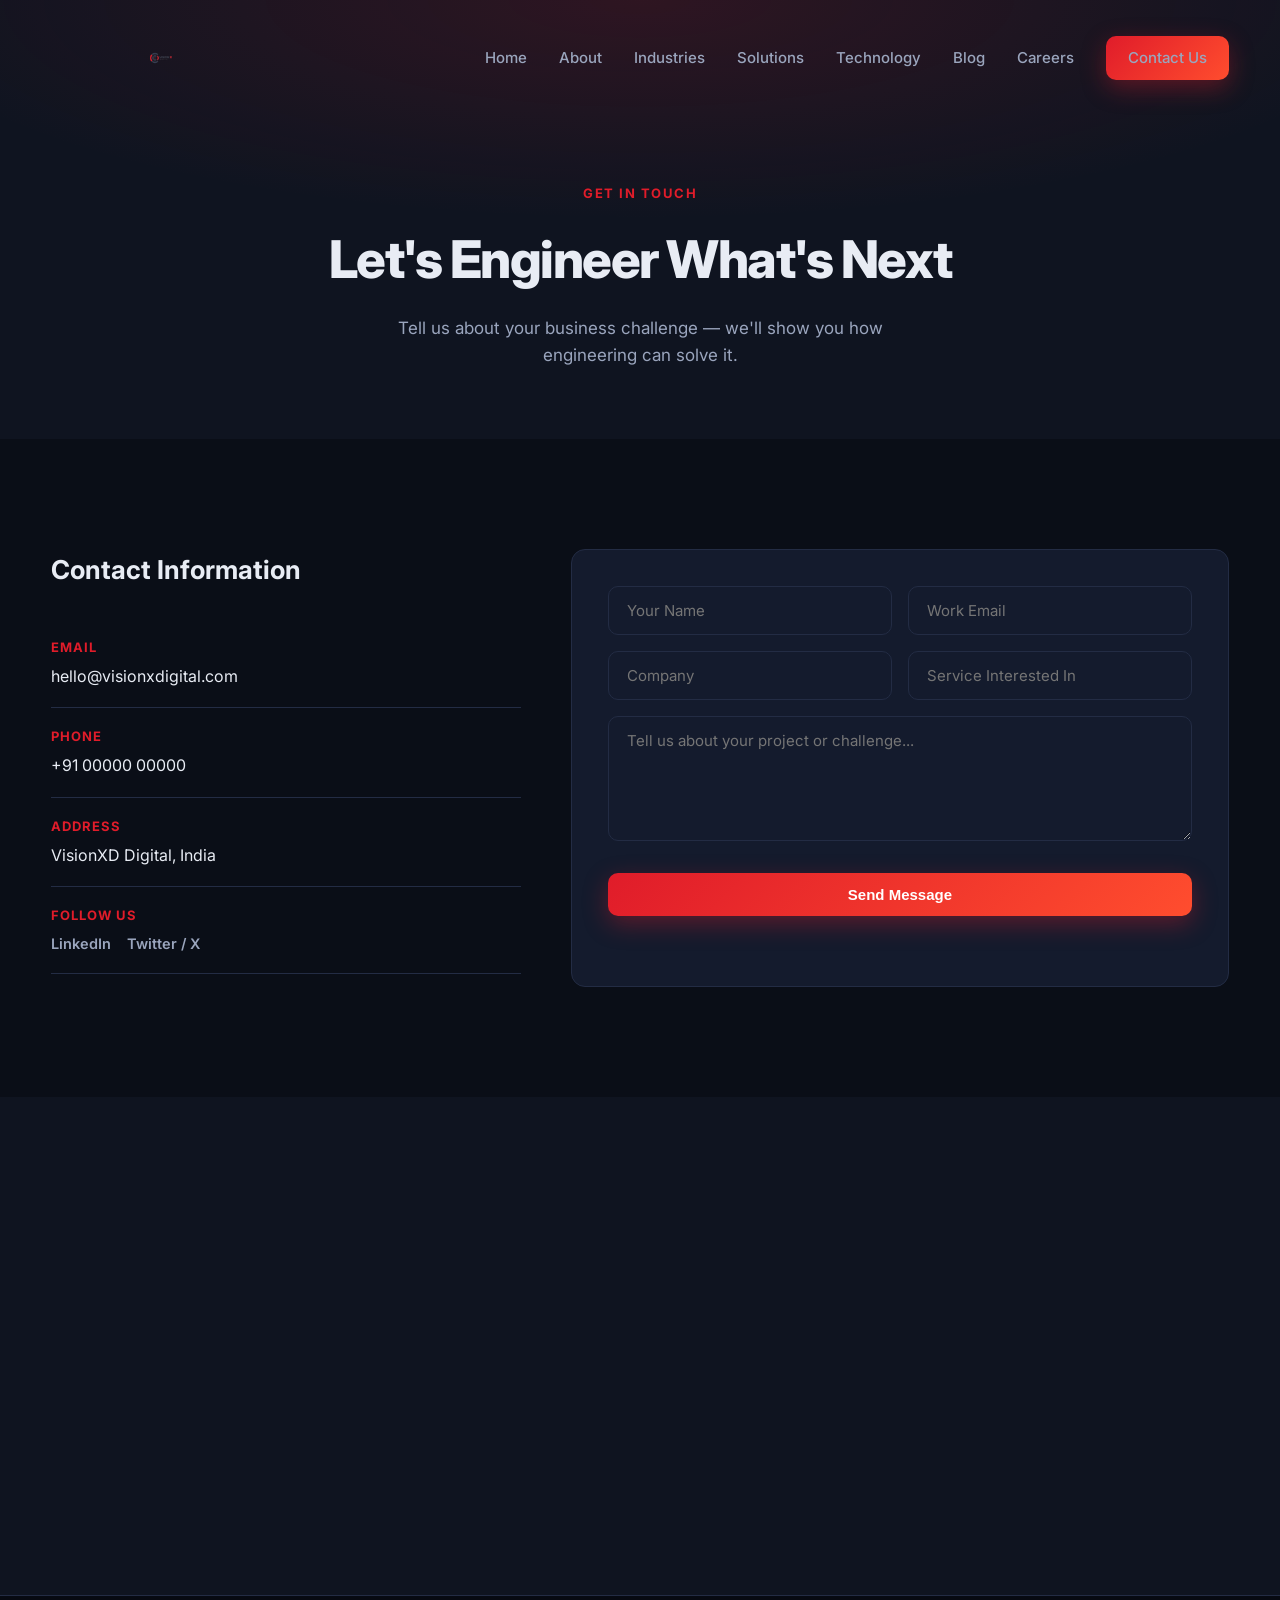
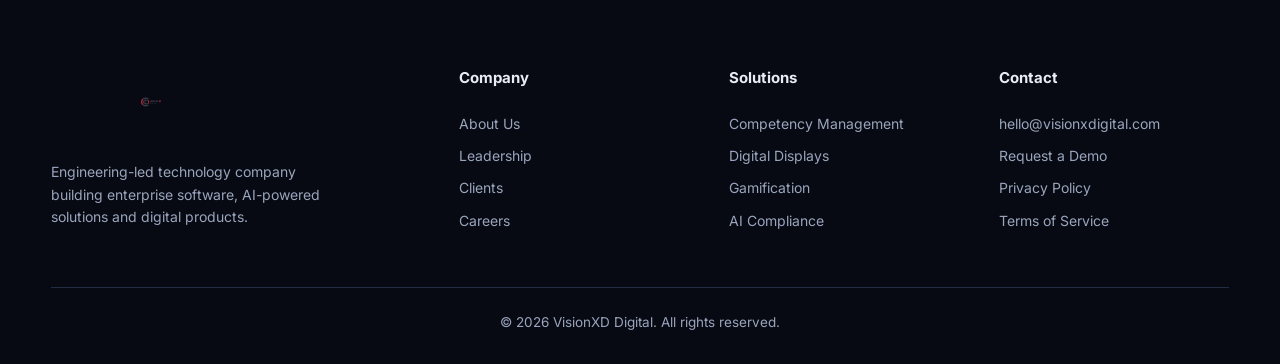
<file: contact.html>
﻿<!DOCTYPE html>
<html lang="en">
<head>
  <meta charset="UTF-8" />
  <meta name="viewport" content="width=device-width, initial-scale=1.0" />
  <title>Contact Us — VisionXD Digital</title>
  <link rel="preconnect" href="https://fonts.googleapis.com" />
  <link rel="preconnect" href="https://fonts.gstatic.com" crossorigin />
  <link href="https://fonts.googleapis.com/css2?family=Inter:wght@400;500;600;700;800&display=swap" rel="stylesheet" />
  <link rel="stylesheet" href="css/style.css" />
  <link rel="icon" type="image/png" href="assets/VXD_logo_-removebg-preview.png" />
</head>
<body>

  <header class="navbar scrolled" id="navbar">
    <div class="container nav-inner">
      <a href="index.html" class="logo">
        <img src="assets/VXD_logo_-removebg-preview.png" alt="VisionXD Digital Logo" class="logo-img" />
      </a>
            <nav class="nav-links" id="navLinks">
        <a href="index.html">Home</a>
        <a href="about.html">About</a>
        <a href="industries.html">Industries</a>
        <a href="solutions.html">Solutions</a>
        <a href="technology.html">Technology</a>
        <a href="blog.html">Blog</a>
        <a href="careers.html">Careers</a>
        <a href="contact.html" class="btn btn-primary nav-cta">Contact Us</a>
      </nav>
      <button class="hamburger" id="hamburger" aria-label="Toggle menu">
        <span></span><span></span><span></span>
      </button>
    </div>
  </header>

  <section class="page-hero">
    <div class="container">
      <span class="section-tag">Get In Touch</span>
      <h1>Let's Engineer What's Next</h1>
      <p>Tell us about your business challenge — we'll show you how engineering can solve it.</p>
    </div>
  </section>

  <section class="section">
    <div class="container contact-layout">
      <div class="contact-info reveal">
        <h2>Contact Information</h2>
        <div class="contact-item">
          <strong>Email</strong>
          <a href="mailto:hello@visionxdigital.com">hello@visionxdigital.com</a>
        </div>
        <div class="contact-item">
          <strong>Phone</strong>
          <a href="tel:+910000000000">+91 00000 00000</a>
        </div>
        <div class="contact-item">
          <strong>Address</strong>
          <span>VisionXD Digital, India</span>
        </div>
        <div class="contact-item">
          <strong>Follow Us</strong>
          <div class="social-links">
            <a href="https://www.linkedin.com" target="_blank" rel="noopener">LinkedIn</a>
            <a href="#" target="_blank" rel="noopener">Twitter / X</a>
          </div>
        </div>
      </div>
      <div class="contact-form-wrap reveal">
        <form class="contact-form" id="contactForm">
          <div class="form-row">
            <input type="text" name="name" placeholder="Your Name" required />
            <input type="email" name="email" placeholder="Work Email" required />
          </div>
          <div class="form-row">
            <input type="text" name="company" placeholder="Company" />
            <input type="text" name="service" placeholder="Service Interested In" />
          </div>
          <textarea name="message" rows="5" placeholder="Tell us about your project or challenge..."></textarea>
          <button type="submit" class="btn btn-primary btn-block">Send Message</button>
          <p class="form-status" id="formStatus"></p>
        </form>
      </div>
    </div>
  </section>

  <section class="section section-alt" style="padding-top:0;">
    <div class="container">
      <div class="map-wrap reveal">
        <iframe
          src="https://www.google.com/maps/embed?pb=!1m18!1m12!1m3!1d3888.0!2d77.5946!3d12.9716!2m3!1f0!2f0!3f0!3m2!1i1024!2i768!4f13.1!3m3!1m2!1s0x3bae1670c9b44e6d%3A0xf8dfc3e8517e4fe0!2sBengaluru%2C%20Karnataka!5e0!3m2!1sen!2sin!4v1"
          width="100%" height="380" style="border:0; border-radius:14px;" allowfullscreen loading="lazy"
          referrerpolicy="no-referrer-when-downgrade" title="VisionXD Digital Location"></iframe>
      </div>
    </div>
  </section>

  <footer class="footer">
    <div class="container footer-grid">
      <div class="footer-brand">
        <img src="assets/VXD_logo_-removebg-preview.png" alt="VisionXD Digital" class="footer-logo" />
        <p>Engineering-led technology company building enterprise software, AI-powered solutions and digital products.</p>
      </div>
      <div class="footer-col">
        <h4>Company</h4>
        <a href="index.html#about">About Us</a>
        <a href="index.html#team">Leadership</a>
        <a href="index.html#clients">Clients</a>
        <a href="careers.html">Careers</a>
      </div>
      <div class="footer-col">
        <h4>Solutions</h4>
        <a href="index.html#solutions">Competency Management</a>
        <a href="index.html#solutions">Digital Displays</a>
        <a href="index.html#solutions">Gamification</a>
        <a href="index.html#solutions">AI Compliance</a>
      </div>
      <div class="footer-col">
        <h4>Contact</h4>
        <a href="mailto:hello@visionxdigital.com">hello@visionxdigital.com</a>
        <a href="contact.html">Request a Demo</a>
        <a href="privacy.html">Privacy Policy</a>
        <a href="terms.html">Terms of Service</a>
      </div>
    </div>
    <div class="container footer-bottom">
      <p>&copy; <span class="year"></span> VisionXD Digital. All rights reserved.</p>
    </div>
  </footer>

  <script src="js/main.js"></script>
</body>
</html>
</file>
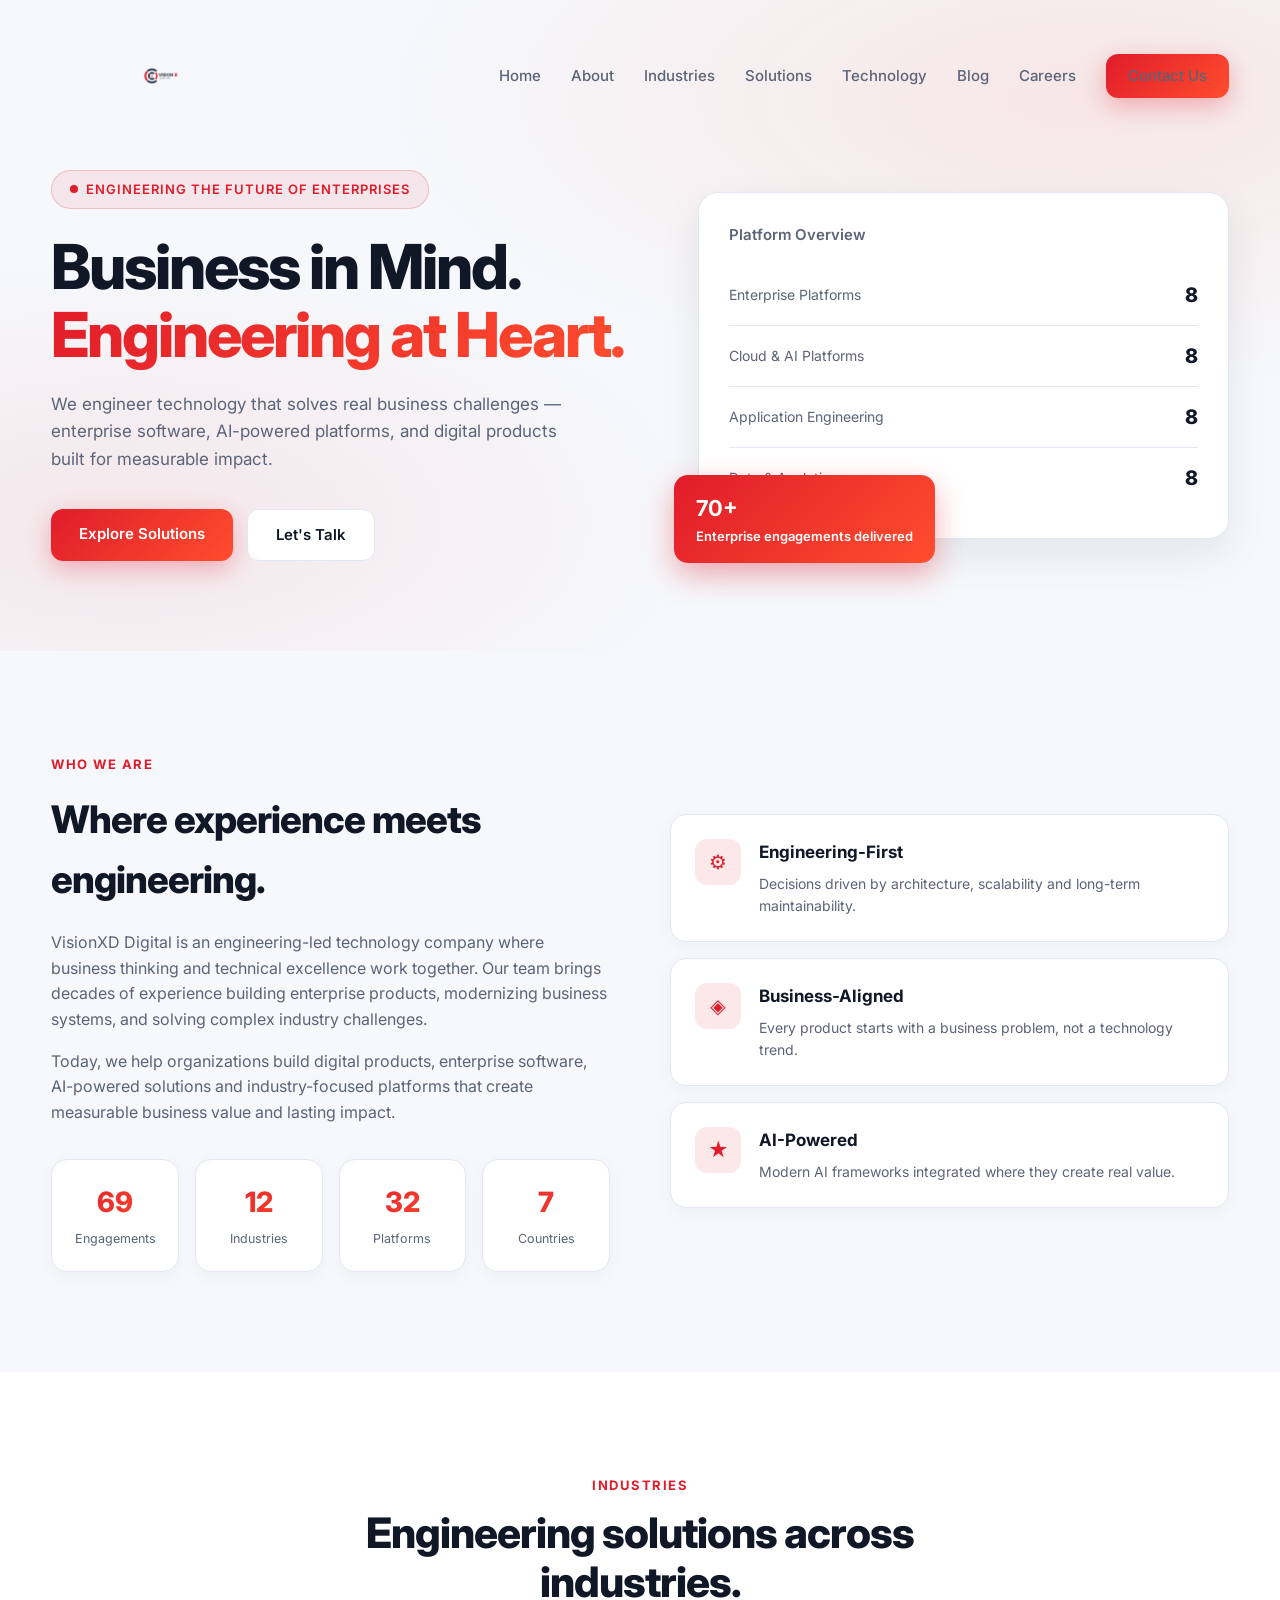
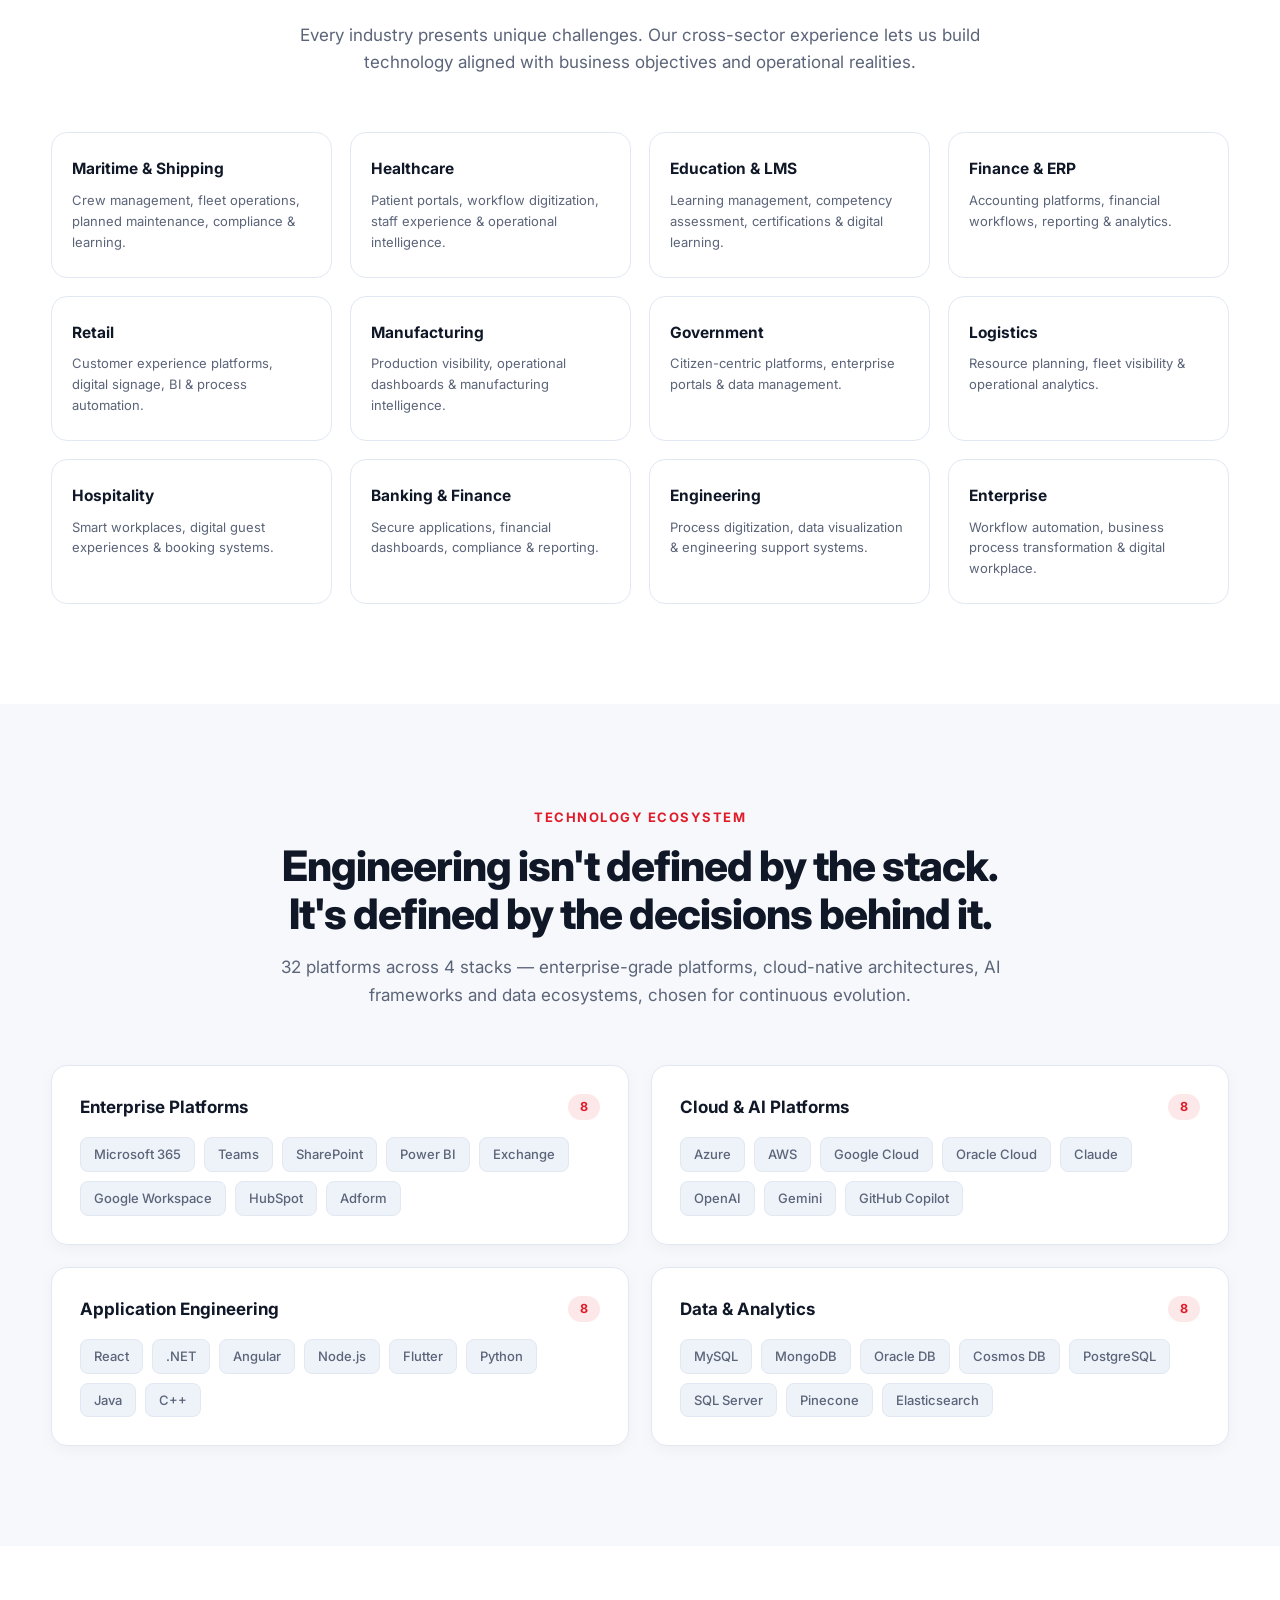
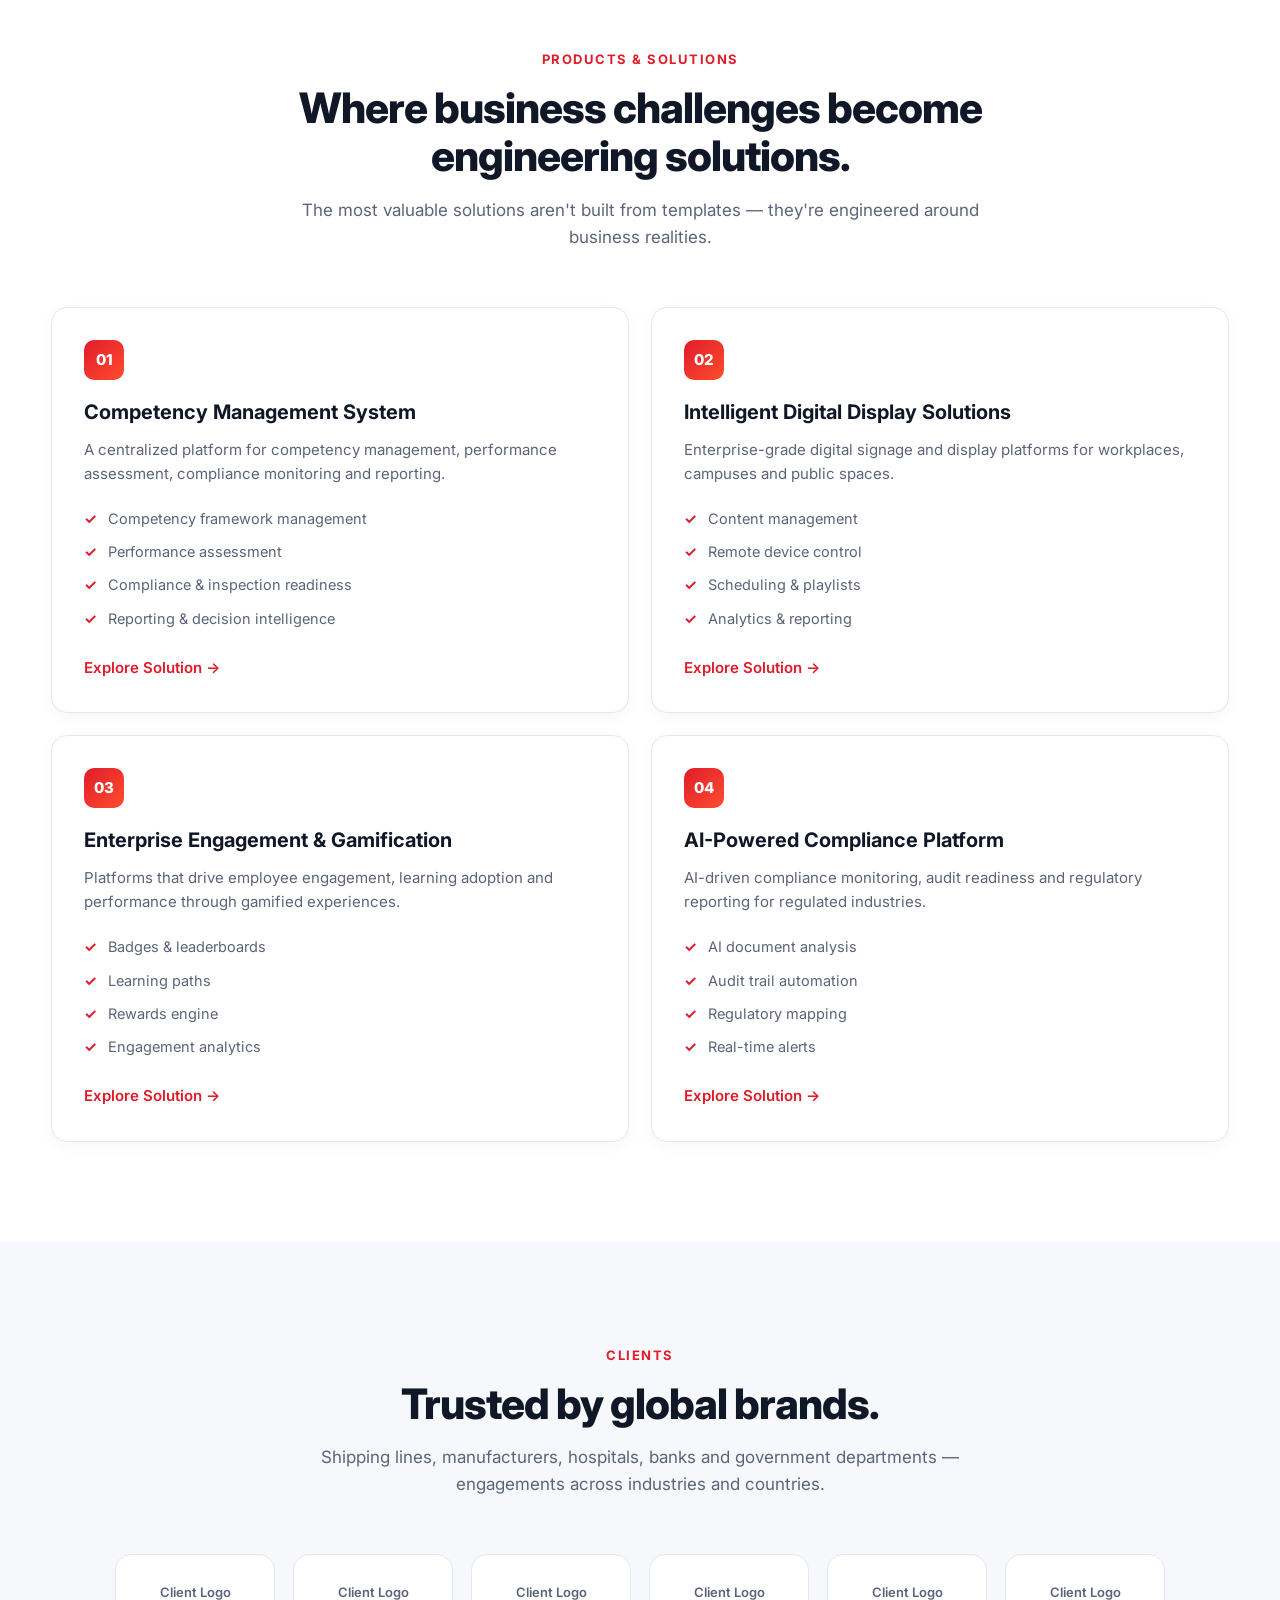
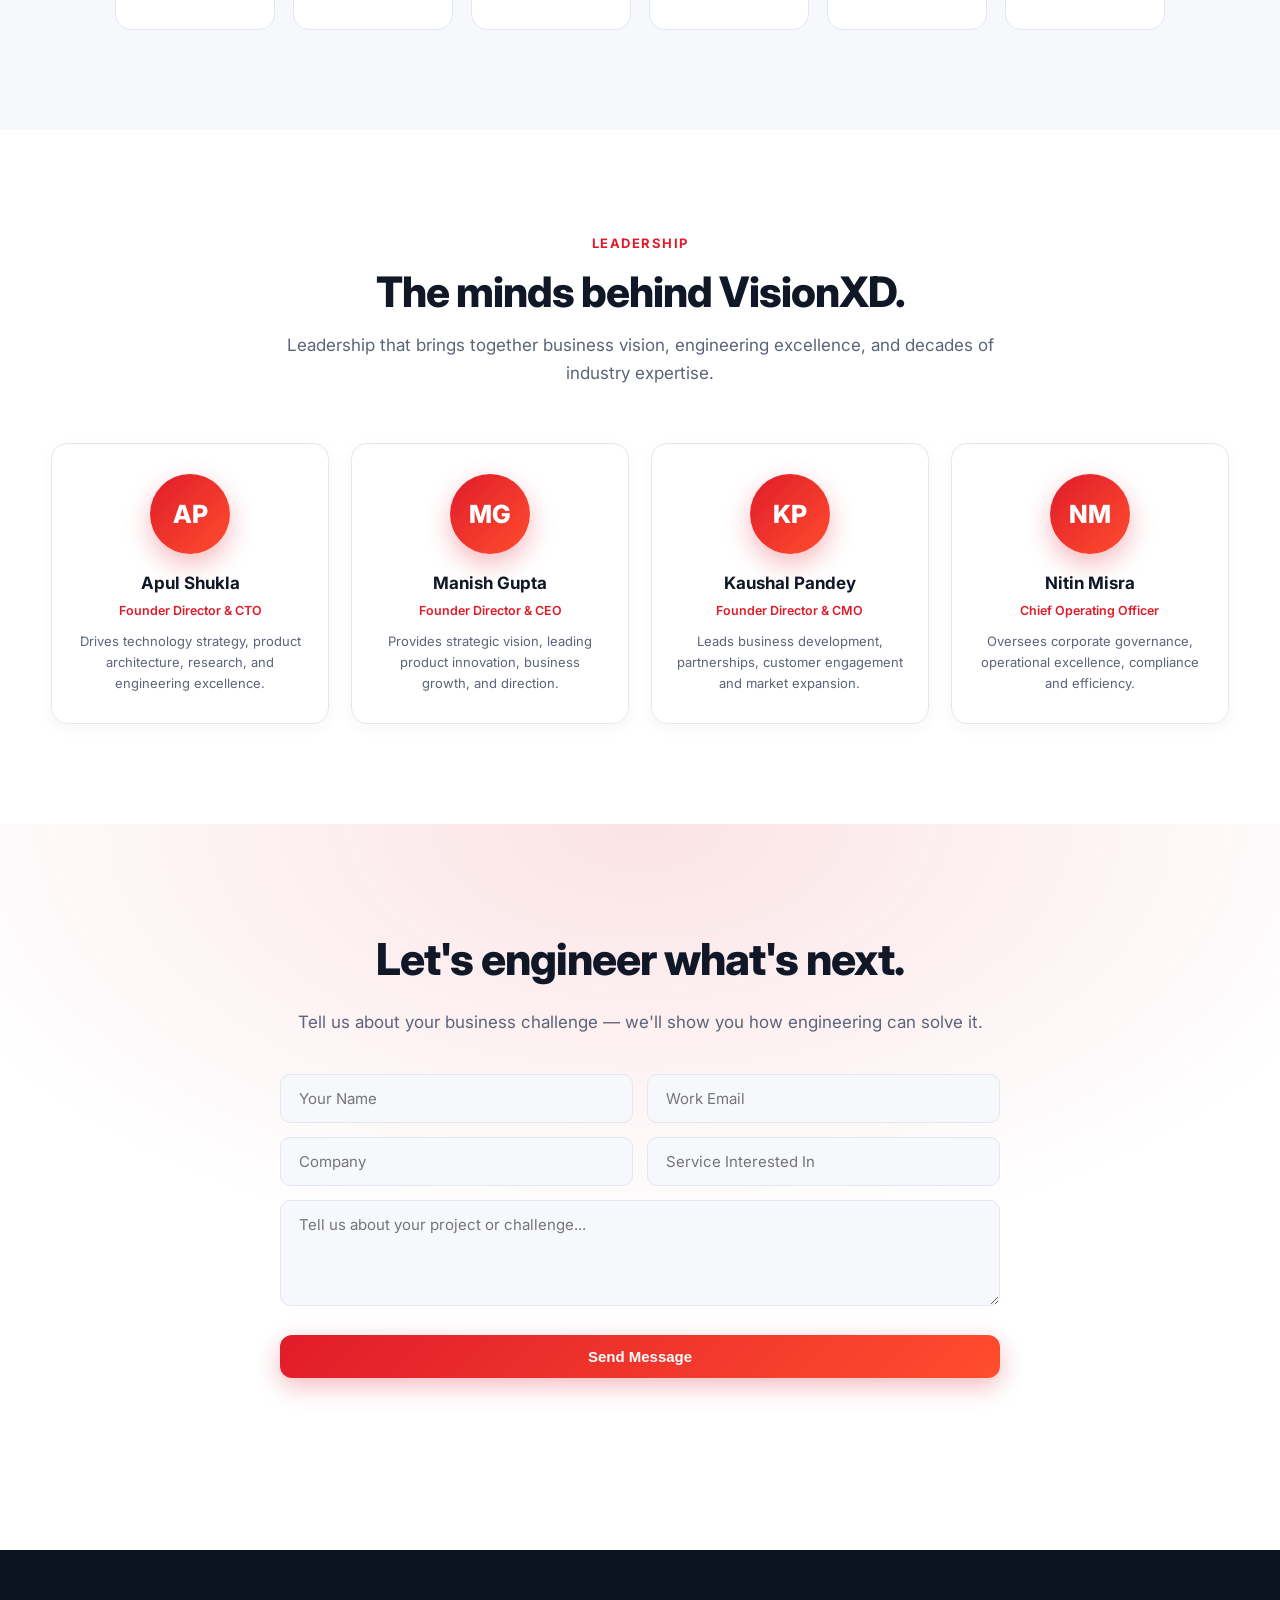
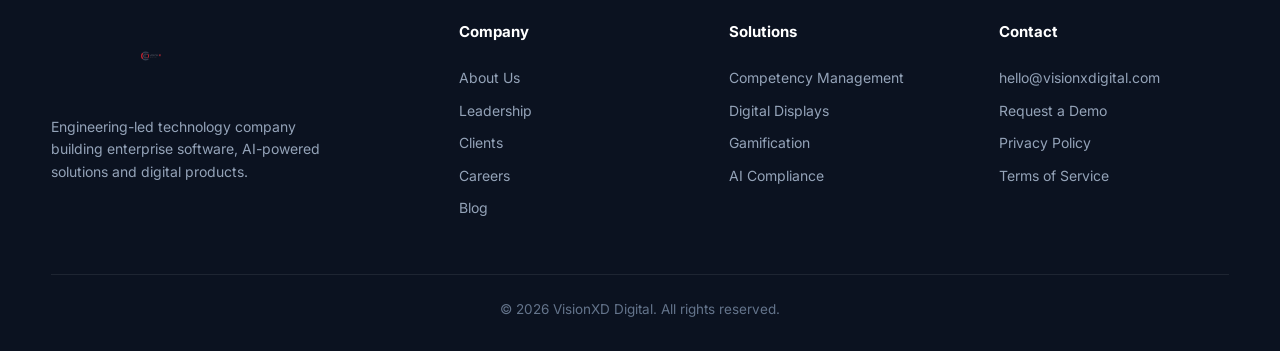
<file: index-v2.html>
﻿<!DOCTYPE html>
<html lang="en">
<head>
  <meta charset="UTF-8" />
  <meta name="viewport" content="width=device-width, initial-scale=1.0" />
  <title>VisionXD Digital — Engineering the Future of Enterprises</title>
  <meta name="description" content="VisionXD Digital — an engineering-led technology company building enterprise software, AI-powered solutions and digital products." />
  <link rel="preconnect" href="https://fonts.googleapis.com" />
  <link rel="preconnect" href="https://fonts.gstatic.com" crossorigin />
  <link href="https://fonts.googleapis.com/css2?family=Inter:wght@400;500;600;700;800&display=swap" rel="stylesheet" />
  <link rel="stylesheet" href="css/style-v2.css" />
  <link rel="icon" type="image/png" href="assets/VXD_logo_-removebg-preview.png" />
</head>
<body>

  <!-- ===== NAVBAR ===== -->
  <header class="navbar" id="navbar">
    <div class="container nav-inner">
      <a href="#home" class="logo">
        <img src="assets/VXD_logo_-removebg-preview.png" alt="VisionXD Digital Logo" class="logo-img" />
      </a>
            <nav class="nav-links" id="navLinks">
        <a href="#home">Home</a>
        <a href="about.html">About</a>
        <a href="industries.html">Industries</a>
        <a href="solutions.html">Solutions</a>
        <a href="technology.html">Technology</a>
        <a href="blog.html">Blog</a>
        <a href="careers.html">Careers</a>
        <a href="contact.html" class="btn btn-primary nav-cta">Contact Us</a>
      </nav>
      <button class="hamburger" id="hamburger" aria-label="Toggle menu">
        <span></span><span></span><span></span>
      </button>
    </div>
  </header>

  <!-- ===== HERO ===== -->
  <section class="hero" id="home">
    <div class="container hero-grid">
      <div class="hero-content">
        <span class="hero-tag">Engineering the Future of Enterprises</span>
        <h1>Business in Mind.<br /><span class="gradient-text">Engineering at Heart.</span></h1>
        <p class="hero-sub">
          We engineer technology that solves real business challenges — enterprise software,
          AI-powered platforms, and digital products built for measurable impact.
        </p>
        <div class="hero-actions">
          <a href="#solutions" class="btn btn-primary">Explore Solutions</a>
          <a href="#contact" class="btn btn-ghost">Let's Talk</a>
        </div>
      </div>
      <div class="hero-visual">
        <div class="hero-card">
          <h4>Platform Overview</h4>
          <div class="mini-stat"><span class="label">Enterprise Platforms</span><span class="value">8</span></div>
          <div class="mini-stat"><span class="label">Cloud &amp; AI Platforms</span><span class="value">8</span></div>
          <div class="mini-stat"><span class="label">Application Engineering</span><span class="value">8</span></div>
          <div class="mini-stat"><span class="label">Data &amp; Analytics</span><span class="value">8</span></div>
        </div>
        <div class="hero-badge">
          <strong>70+</strong>
          Enterprise engagements delivered
        </div>
      </div>
    </div>
  </section>

  <!-- ===== ABOUT ===== -->
  <section class="section" id="about">
    <div class="container about-grid">
      <div class="about-text reveal">
        <span class="section-tag">Who We Are</span>
        <h2>Where experience meets engineering.</h2>
        <p>
          VisionXD Digital is an engineering-led technology company where business thinking
          and technical excellence work together. Our team brings decades of experience
          building enterprise products, modernizing business systems, and solving complex
          industry challenges.
        </p>
        <p>
          Today, we help organizations build digital products, enterprise software,
          AI-powered solutions and industry-focused platforms that create measurable
          business value and lasting impact.
        </p>
        <div class="stats">
          <div class="stat"><strong data-count="70">0</strong><span>Engagements</span></div>
          <div class="stat"><strong data-count="12">0</strong><span>Industries</span></div>
          <div class="stat"><strong data-count="32">0</strong><span>Platforms</span></div>
          <div class="stat"><strong data-count="7">0</strong><span>Countries</span></div>
        </div>
      </div>
      <div class="about-visual reveal">
        <div class="about-card">
          <div class="about-card-icon">&#9881;</div>
          <div><h3>Engineering-First</h3><p>Decisions driven by architecture, scalability and long-term maintainability.</p></div>
        </div>
        <div class="about-card">
          <div class="about-card-icon">&#9672;</div>
          <div><h3>Business-Aligned</h3><p>Every product starts with a business problem, not a technology trend.</p></div>
        </div>
        <div class="about-card">
          <div class="about-card-icon">&#9733;</div>
          <div><h3>AI-Powered</h3><p>Modern AI frameworks integrated where they create real value.</p></div>
        </div>
      </div>
    </div>
  </section>

  <!-- ===== INDUSTRIES ===== -->
  <section class="section section-alt" id="industries">
    <div class="container">
      <div class="section-head reveal">
        <span class="section-tag">Industries</span>
        <h2>Engineering solutions across industries.</h2>
        <p>Every industry presents unique challenges. Our cross-sector experience lets us build technology aligned with business objectives and operational realities.</p>
      </div>
      <div class="industry-grid">
        <div class="industry-card reveal"><h3>Maritime &amp; Shipping</h3><p>Crew management, fleet operations, planned maintenance, compliance &amp; learning.</p></div>
        <div class="industry-card reveal"><h3>Healthcare</h3><p>Patient portals, workflow digitization, staff experience &amp; operational intelligence.</p></div>
        <div class="industry-card reveal"><h3>Education &amp; LMS</h3><p>Learning management, competency assessment, certifications &amp; digital learning.</p></div>
        <div class="industry-card reveal"><h3>Finance &amp; ERP</h3><p>Accounting platforms, financial workflows, reporting &amp; analytics.</p></div>
        <div class="industry-card reveal"><h3>Retail</h3><p>Customer experience platforms, digital signage, BI &amp; process automation.</p></div>
        <div class="industry-card reveal"><h3>Manufacturing</h3><p>Production visibility, operational dashboards &amp; manufacturing intelligence.</p></div>
        <div class="industry-card reveal"><h3>Government</h3><p>Citizen-centric platforms, enterprise portals &amp; data management.</p></div>
        <div class="industry-card reveal"><h3>Logistics</h3><p>Resource planning, fleet visibility &amp; operational analytics.</p></div>
        <div class="industry-card reveal"><h3>Hospitality</h3><p>Smart workplaces, digital guest experiences &amp; booking systems.</p></div>
        <div class="industry-card reveal"><h3>Banking &amp; Finance</h3><p>Secure applications, financial dashboards, compliance &amp; reporting.</p></div>
        <div class="industry-card reveal"><h3>Engineering</h3><p>Process digitization, data visualization &amp; engineering support systems.</p></div>
        <div class="industry-card reveal"><h3>Enterprise</h3><p>Workflow automation, business process transformation &amp; digital workplace.</p></div>
      </div>
    </div>
  </section>

  <!-- ===== TECHNOLOGY ===== -->
  <section class="section" id="tech">
    <div class="container">
      <div class="section-head reveal">
        <span class="section-tag">Technology Ecosystem</span>
        <h2>Engineering isn't defined by the stack.<br />It's defined by the decisions behind it.</h2>
        <p>32 platforms across 4 stacks — enterprise-grade platforms, cloud-native architectures, AI frameworks and data ecosystems, chosen for continuous evolution.</p>
      </div>
      <div class="tech-stacks">
        <div class="tech-stack reveal">
          <h3>Enterprise Platforms <span>8</span></h3>
          <div class="tech-tags">
            <span>Microsoft 365</span><span>Teams</span><span>SharePoint</span><span>Power BI</span><span>Exchange</span><span>Google Workspace</span><span>HubSpot</span><span>Adform</span>
          </div>
        </div>
        <div class="tech-stack reveal">
          <h3>Cloud &amp; AI Platforms <span>8</span></h3>
          <div class="tech-tags">
            <span>Azure</span><span>AWS</span><span>Google Cloud</span><span>Oracle Cloud</span><span>Claude</span><span>OpenAI</span><span>Gemini</span><span>GitHub Copilot</span>
          </div>
        </div>
        <div class="tech-stack reveal">
          <h3>Application Engineering <span>8</span></h3>
          <div class="tech-tags">
            <span>React</span><span>.NET</span><span>Angular</span><span>Node.js</span><span>Flutter</span><span>Python</span><span>Java</span><span>C++</span>
          </div>
        </div>
        <div class="tech-stack reveal">
          <h3>Data &amp; Analytics <span>8</span></h3>
          <div class="tech-tags">
            <span>MySQL</span><span>MongoDB</span><span>Oracle DB</span><span>Cosmos DB</span><span>PostgreSQL</span><span>SQL Server</span><span>Pinecone</span><span>Elasticsearch</span>
          </div>
        </div>
      </div>
    </div>
  </section>

  <!-- ===== SOLUTIONS ===== -->
  <section class="section section-alt" id="solutions">
    <div class="container">
      <div class="section-head reveal">
        <span class="section-tag">Products &amp; Solutions</span>
        <h2>Where business challenges become engineering solutions.</h2>
        <p>The most valuable solutions aren't built from templates — they're engineered around business realities.</p>
      </div>
      <div class="solution-grid">
        <article class="solution-card reveal">
          <span class="solution-num">01</span>
          <h3>Competency Management System</h3>
          <p>A centralized platform for competency management, performance assessment, compliance monitoring and reporting.</p>
          <ul><li>Competency framework management</li><li>Performance assessment</li><li>Compliance &amp; inspection readiness</li><li>Reporting &amp; decision intelligence</li></ul>
          <a href="#contact" class="solution-link">Explore Solution &rarr;</a>
        </article>
        <article class="solution-card reveal">
          <span class="solution-num">02</span>
          <h3>Intelligent Digital Display Solutions</h3>
          <p>Enterprise-grade digital signage and display platforms for workplaces, campuses and public spaces.</p>
          <ul><li>Content management</li><li>Remote device control</li><li>Scheduling &amp; playlists</li><li>Analytics &amp; reporting</li></ul>
          <a href="#contact" class="solution-link">Explore Solution &rarr;</a>
        </article>
        <article class="solution-card reveal">
          <span class="solution-num">03</span>
          <h3>Enterprise Engagement &amp; Gamification</h3>
          <p>Platforms that drive employee engagement, learning adoption and performance through gamified experiences.</p>
          <ul><li>Badges &amp; leaderboards</li><li>Learning paths</li><li>Rewards engine</li><li>Engagement analytics</li></ul>
          <a href="#contact" class="solution-link">Explore Solution &rarr;</a>
        </article>
        <article class="solution-card reveal">
          <span class="solution-num">04</span>
          <h3>AI-Powered Compliance Platform</h3>
          <p>AI-driven compliance monitoring, audit readiness and regulatory reporting for regulated industries.</p>
          <ul><li>AI document analysis</li><li>Audit trail automation</li><li>Regulatory mapping</li><li>Real-time alerts</li></ul>
          <a href="#contact" class="solution-link">Explore Solution &rarr;</a>
        </article>
      </div>
    </div>
  </section>

  <!-- ===== CLIENTS ===== -->
  <section class="section" id="clients">
    <div class="container">
      <div class="section-head reveal">
        <span class="section-tag">Clients</span>
        <h2>Trusted by global brands.</h2>
        <p>Shipping lines, manufacturers, hospitals, banks and government departments — engagements across industries and countries.</p>
      </div>
      <div class="client-strip reveal">
        <div class="client-logo">Client Logo</div>
        <div class="client-logo">Client Logo</div>
        <div class="client-logo">Client Logo</div>
        <div class="client-logo">Client Logo</div>
        <div class="client-logo">Client Logo</div>
        <div class="client-logo">Client Logo</div>
      </div>
    </div>
  </section>

  <!-- ===== TEAM ===== -->
  <section class="section section-alt" id="team">
    <div class="container">
      <div class="section-head reveal">
        <span class="section-tag">Leadership</span>
        <h2>The minds behind VisionXD.</h2>
        <p>Leadership that brings together business vision, engineering excellence, and decades of industry expertise.</p>
      </div>
      <div class="team-grid">
        <div class="team-card reveal">
          <div class="team-avatar">AP</div>
          <h3>Apul Shukla</h3>
          <span class="team-role">Founder Director &amp; CTO</span>
          <p>Drives technology strategy, product architecture, research, and engineering excellence.</p>
        </div>
        <div class="team-card reveal">
          <div class="team-avatar">MG</div>
          <h3>Manish Gupta</h3>
          <span class="team-role">Founder Director &amp; CEO</span>
          <p>Provides strategic vision, leading product innovation, business growth, and direction.</p>
        </div>
        <div class="team-card reveal">
          <div class="team-avatar">KP</div>
          <h3>Kaushal Pandey</h3>
          <span class="team-role">Founder Director &amp; CMO</span>
          <p>Leads business development, partnerships, customer engagement and market expansion.</p>
        </div>
        <div class="team-card reveal">
          <div class="team-avatar">NM</div>
          <h3>Nitin Misra</h3>
          <span class="team-role">Chief Operating Officer</span>
          <p>Oversees corporate governance, operational excellence, compliance and efficiency.</p>
        </div>
      </div>
    </div>
  </section>

  <!-- ===== CTA / CONTACT ===== -->
  <section class="cta" id="contact">
    <div class="container cta-inner reveal">
      <h2>Let's engineer what's next.</h2>
      <p>Tell us about your business challenge — we'll show you how engineering can solve it.</p>
      <form class="contact-form" id="contactForm">
        <div class="form-row">
          <input type="text" name="name" placeholder="Your Name" required />
          <input type="email" name="email" placeholder="Work Email" required />
        </div>
        <div class="form-row">
          <input type="text" name="company" placeholder="Company" />
          <input type="text" name="service" placeholder="Service Interested In" />
        </div>
        <textarea name="message" rows="4" placeholder="Tell us about your project or challenge..."></textarea>
        <button type="submit" class="btn btn-primary btn-block">Send Message</button>
        <p class="form-status" id="formStatus"></p>
      </form>
    </div>
  </section>

  <!-- ===== FOOTER ===== -->
  <footer class="footer">
    <div class="container footer-grid">
      <div class="footer-brand">
        <img src="assets/VXD_logo_-removebg-preview.png" alt="VisionXD Digital" class="footer-logo" />
        <p>Engineering-led technology company building enterprise software, AI-powered solutions and digital products.</p>
      </div>
      <div class="footer-col">
        <h4>Company</h4>
        <a href="#about">About Us</a>
        <a href="#team">Leadership</a>
        <a href="#clients">Clients</a>
        <a href="careers.html">Careers</a>
        <a href="blog.html">Blog</a>
      </div>
      <div class="footer-col">
        <h4>Solutions</h4>
        <a href="#solutions">Competency Management</a>
        <a href="#solutions">Digital Displays</a>
        <a href="#solutions">Gamification</a>
        <a href="#solutions">AI Compliance</a>
      </div>
      <div class="footer-col">
        <h4>Contact</h4>
        <a href="mailto:hello@visionxdigital.com">hello@visionxdigital.com</a>
        <a href="contact.html">Request a Demo</a>
        <a href="privacy.html">Privacy Policy</a>
        <a href="terms.html">Terms of Service</a>
      </div>
    </div>
    <div class="container footer-bottom">
      <p>&copy; <span id="year"></span> VisionXD Digital. All rights reserved.</p>
    </div>
  </footer>

  <script src="js/main.js"></script>
</body>
</html>
</file>
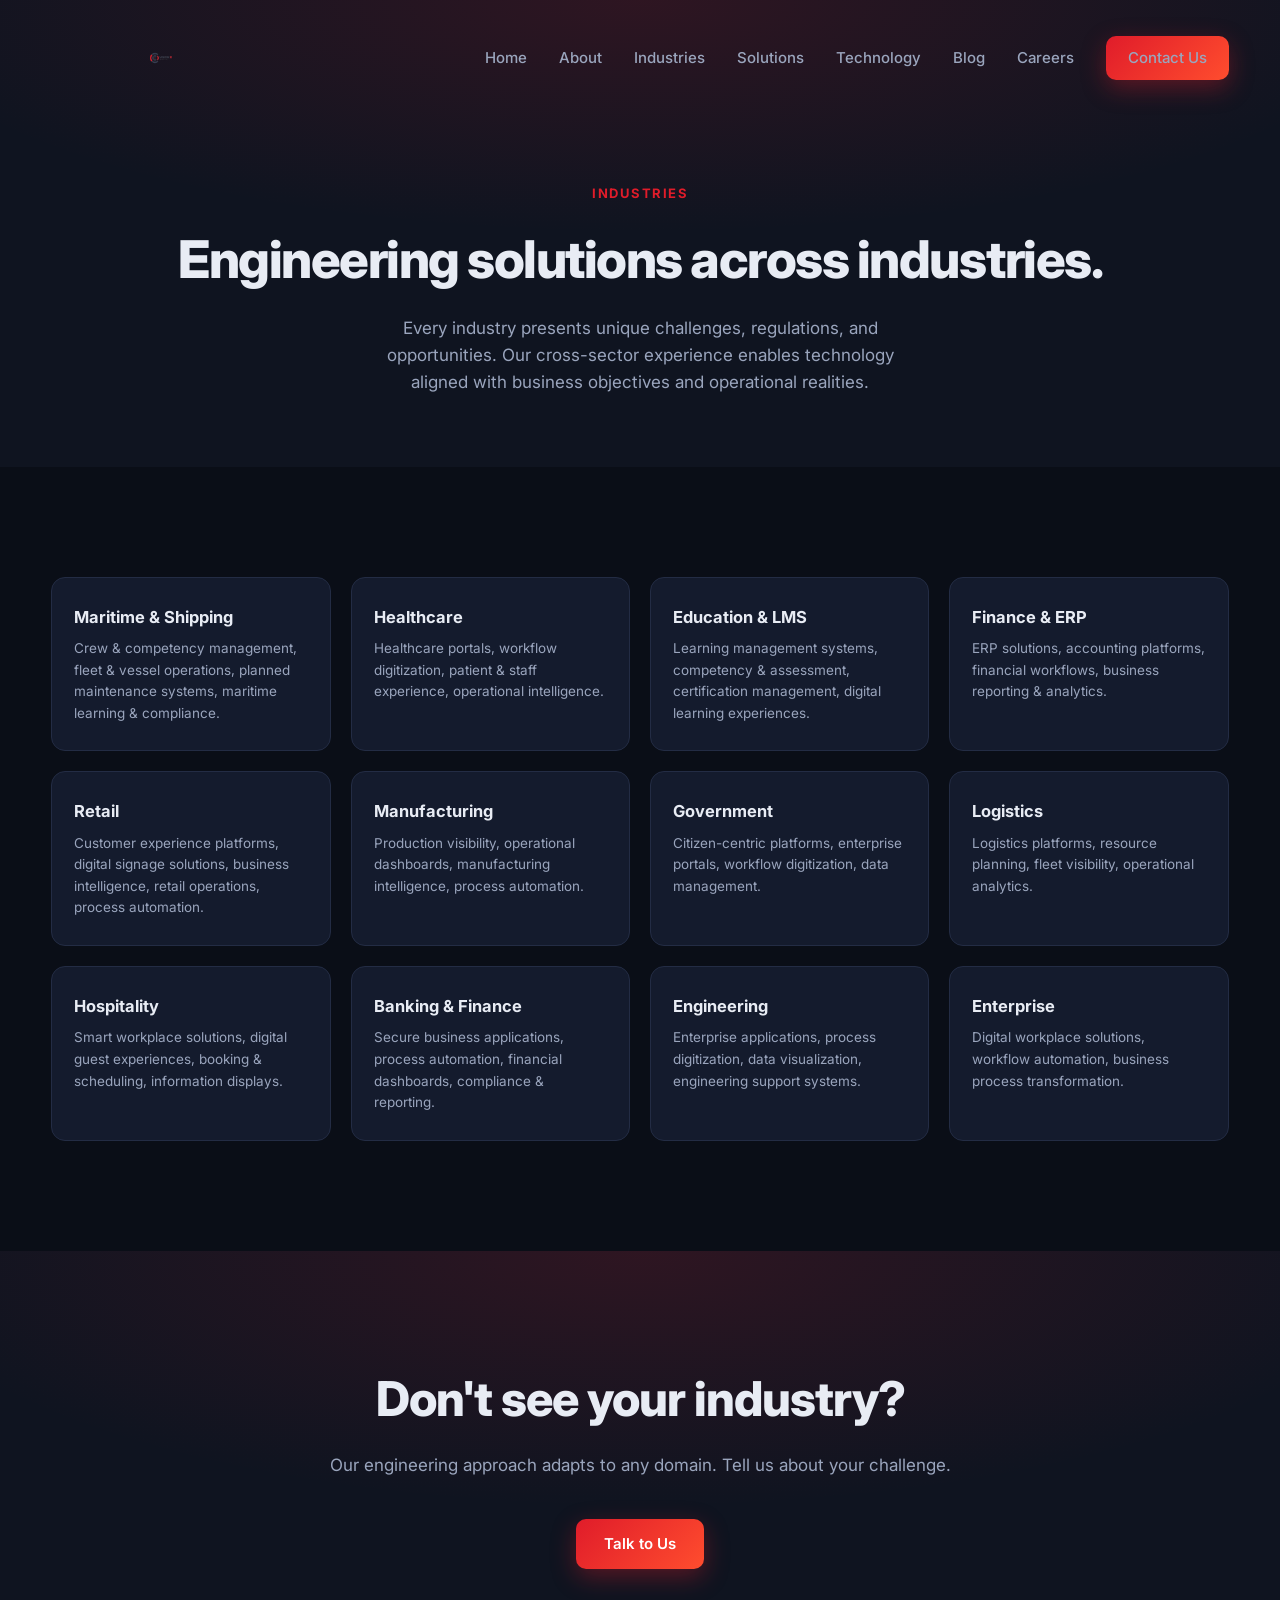
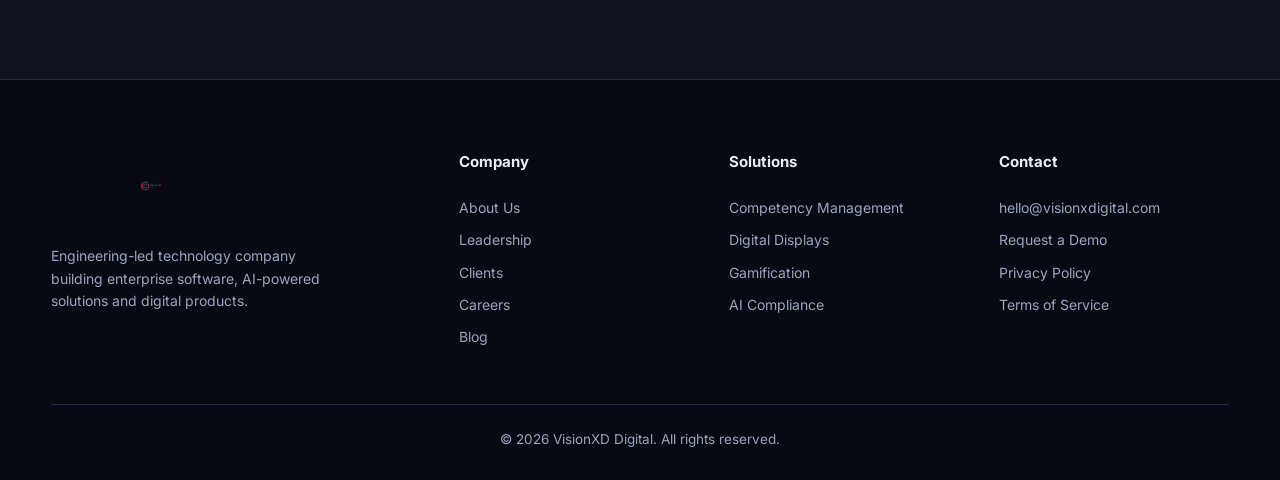
<file: industries.html>
﻿<!DOCTYPE html>
<html lang="en">
<head>
  <meta charset="UTF-8" />
  <meta name="viewport" content="width=device-width, initial-scale=1.0" />
  <title>Industries — VisionXD Digital</title>
  <link rel="preconnect" href="https://fonts.googleapis.com" />
  <link rel="preconnect" href="https://fonts.gstatic.com" crossorigin />
  <link href="https://fonts.googleapis.com/css2?family=Inter:wght@400;500;600;700;800&display=swap" rel="stylesheet" />
  <link rel="stylesheet" href="css/style.css" />
  <link rel="icon" type="image/png" href="assets/VXD_logo_-removebg-preview.png" />
</head>
<body>

  <header class="navbar scrolled" id="navbar">
    <div class="container nav-inner">
      <a href="index.html" class="logo">
        <img src="assets/VXD_logo_-removebg-preview.png" alt="VisionXD Digital Logo" class="logo-img" />
      </a>
            <nav class="nav-links" id="navLinks">
        <a href="index.html">Home</a>
        <a href="about.html">About</a>
        <a href="industries.html">Industries</a>
        <a href="solutions.html">Solutions</a>
        <a href="technology.html">Technology</a>
        <a href="blog.html">Blog</a>
        <a href="careers.html">Careers</a>
        <a href="contact.html" class="btn btn-primary nav-cta">Contact Us</a>
      </nav>
      <button class="hamburger" id="hamburger" aria-label="Toggle menu">
        <span></span><span></span><span></span>
      </button>
    </div>
  </header>

  <section class="page-hero">
    <div class="container">
      <span class="section-tag">Industries</span>
      <h1>Engineering solutions across industries.</h1>
      <p>Every industry presents unique challenges, regulations, and opportunities. Our cross-sector experience enables technology aligned with business objectives and operational realities.</p>
    </div>
  </section>

  <section class="section">
    <div class="container">
      <div class="industry-grid">
        <div class="industry-card reveal"><h3>Maritime &amp; Shipping</h3><p>Crew &amp; competency management, fleet &amp; vessel operations, planned maintenance systems, maritime learning &amp; compliance.</p></div>
        <div class="industry-card reveal"><h3>Healthcare</h3><p>Healthcare portals, workflow digitization, patient &amp; staff experience, operational intelligence.</p></div>
        <div class="industry-card reveal"><h3>Education &amp; LMS</h3><p>Learning management systems, competency &amp; assessment, certification management, digital learning experiences.</p></div>
        <div class="industry-card reveal"><h3>Finance &amp; ERP</h3><p>ERP solutions, accounting platforms, financial workflows, business reporting &amp; analytics.</p></div>
        <div class="industry-card reveal"><h3>Retail</h3><p>Customer experience platforms, digital signage solutions, business intelligence, retail operations, process automation.</p></div>
        <div class="industry-card reveal"><h3>Manufacturing</h3><p>Production visibility, operational dashboards, manufacturing intelligence, process automation.</p></div>
        <div class="industry-card reveal"><h3>Government</h3><p>Citizen-centric platforms, enterprise portals, workflow digitization, data management.</p></div>
        <div class="industry-card reveal"><h3>Logistics</h3><p>Logistics platforms, resource planning, fleet visibility, operational analytics.</p></div>
        <div class="industry-card reveal"><h3>Hospitality</h3><p>Smart workplace solutions, digital guest experiences, booking &amp; scheduling, information displays.</p></div>
        <div class="industry-card reveal"><h3>Banking &amp; Finance</h3><p>Secure business applications, process automation, financial dashboards, compliance &amp; reporting.</p></div>
        <div class="industry-card reveal"><h3>Engineering</h3><p>Enterprise applications, process digitization, data visualization, engineering support systems.</p></div>
        <div class="industry-card reveal"><h3>Enterprise</h3><p>Digital workplace solutions, workflow automation, business process transformation.</p></div>
      </div>
    </div>
  </section>

  <section class="cta">
    <div class="container cta-inner reveal">
      <h2>Don't see your industry?</h2>
      <p>Our engineering approach adapts to any domain. Tell us about your challenge.</p>
      <a href="contact.html" class="btn btn-primary">Talk to Us</a>
    </div>
  </section>

  <footer class="footer">
    <div class="container footer-grid">
      <div class="footer-brand">
        <img src="assets/VXD_logo_-removebg-preview.png" alt="VisionXD Digital" class="footer-logo" />
        <p>Engineering-led technology company building enterprise software, AI-powered solutions and digital products.</p>
      </div>
      <div class="footer-col">
        <h4>Company</h4>
        <a href="about.html">About Us</a>
        <a href="about.html#team">Leadership</a>
        <a href="index.html#clients">Clients</a>
        <a href="careers.html">Careers</a>
        <a href="blog.html">Blog</a>
      </div>
      <div class="footer-col">
        <h4>Solutions</h4>
        <a href="solutions.html">Competency Management</a>
        <a href="solutions.html">Digital Displays</a>
        <a href="solutions.html">Gamification</a>
        <a href="solutions.html">AI Compliance</a>
      </div>
      <div class="footer-col">
        <h4>Contact</h4>
        <a href="mailto:hello@visionxdigital.com">hello@visionxdigital.com</a>
        <a href="contact.html">Request a Demo</a>
        <a href="privacy.html">Privacy Policy</a>
        <a href="terms.html">Terms of Service</a>
      </div>
    </div>
    <div class="container footer-bottom">
      <p>&copy; <span class="year"></span> VisionXD Digital. All rights reserved.</p>
    </div>
  </footer>

  <script src="js/main.js"></script>
</body>
</html>
</file>
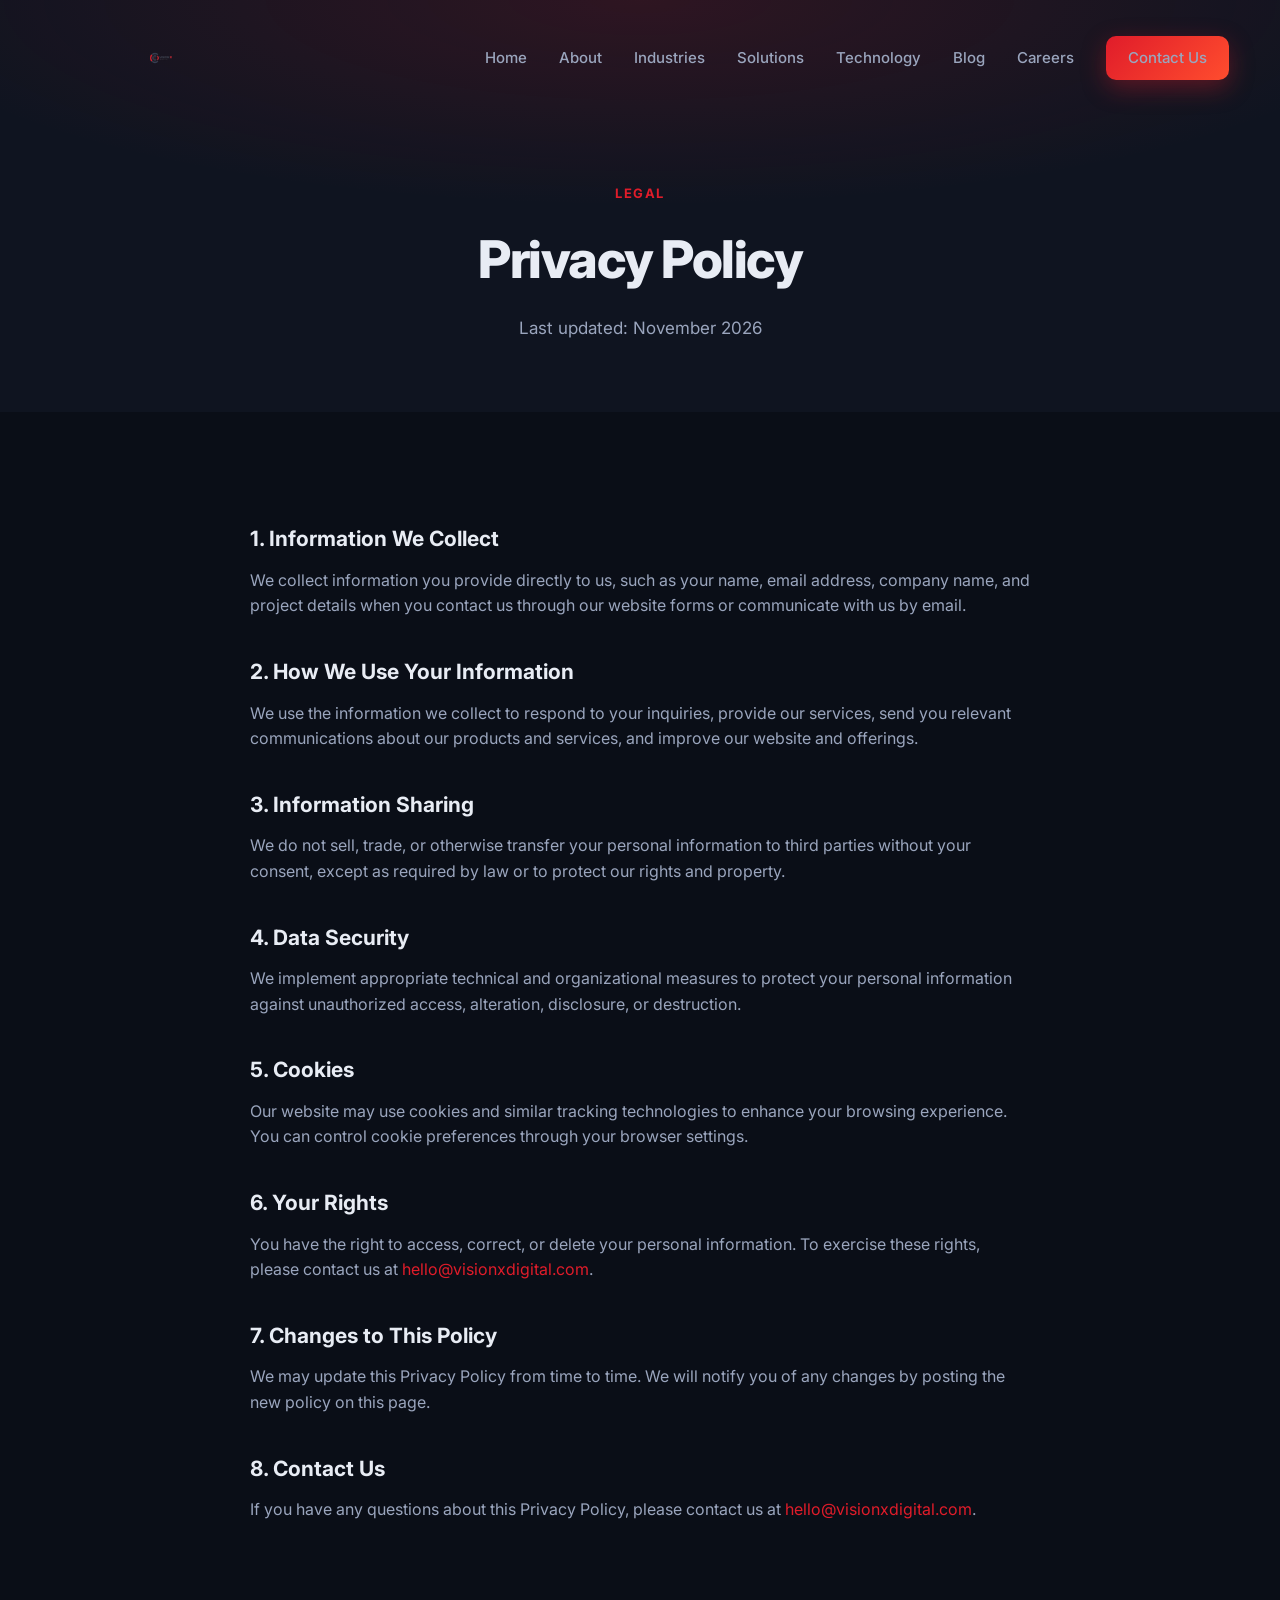
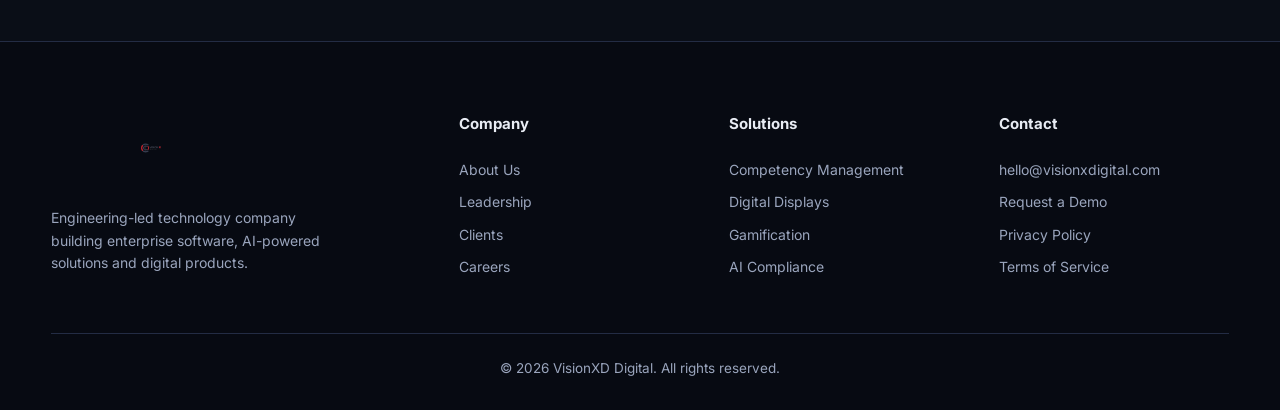
<file: privacy.html>
﻿<!DOCTYPE html>
<html lang="en">
<head>
  <meta charset="UTF-8" />
  <meta name="viewport" content="width=device-width, initial-scale=1.0" />
  <title>Privacy Policy — VisionXD Digital</title>
  <link rel="preconnect" href="https://fonts.googleapis.com" />
  <link rel="preconnect" href="https://fonts.gstatic.com" crossorigin />
  <link href="https://fonts.googleapis.com/css2?family=Inter:wght@400;500;600;700;800&display=swap" rel="stylesheet" />
  <link rel="stylesheet" href="css/style.css" />
  <link rel="icon" type="image/png" href="assets/VXD_logo_-removebg-preview.png" />
</head>
<body>

  <header class="navbar scrolled" id="navbar">
    <div class="container nav-inner">
      <a href="index.html" class="logo">
        <img src="assets/VXD_logo_-removebg-preview.png" alt="VisionXD Digital Logo" class="logo-img" />
      </a>
            <nav class="nav-links" id="navLinks">
        <a href="index.html">Home</a>
        <a href="about.html">About</a>
        <a href="industries.html">Industries</a>
        <a href="solutions.html">Solutions</a>
        <a href="technology.html">Technology</a>
        <a href="blog.html">Blog</a>
        <a href="careers.html">Careers</a>
        <a href="contact.html" class="btn btn-primary nav-cta">Contact Us</a>
      </nav>
      <button class="hamburger" id="hamburger" aria-label="Toggle menu">
        <span></span><span></span><span></span>
      </button>
    </div>
  </header>

  <section class="page-hero">
    <div class="container">
      <span class="section-tag">Legal</span>
      <h1>Privacy Policy</h1>
      <p>Last updated: November 2026</p>
    </div>
  </section>

  <section class="section">
    <div class="container legal-content">
      <h2>1. Information We Collect</h2>
      <p>We collect information you provide directly to us, such as your name, email address, company name, and project details when you contact us through our website forms or communicate with us by email.</p>

      <h2>2. How We Use Your Information</h2>
      <p>We use the information we collect to respond to your inquiries, provide our services, send you relevant communications about our products and services, and improve our website and offerings.</p>

      <h2>3. Information Sharing</h2>
      <p>We do not sell, trade, or otherwise transfer your personal information to third parties without your consent, except as required by law or to protect our rights and property.</p>

      <h2>4. Data Security</h2>
      <p>We implement appropriate technical and organizational measures to protect your personal information against unauthorized access, alteration, disclosure, or destruction.</p>

      <h2>5. Cookies</h2>
      <p>Our website may use cookies and similar tracking technologies to enhance your browsing experience. You can control cookie preferences through your browser settings.</p>

      <h2>6. Your Rights</h2>
      <p>You have the right to access, correct, or delete your personal information. To exercise these rights, please contact us at <a href="mailto:hello@visionxdigital.com">hello@visionxdigital.com</a>.</p>

      <h2>7. Changes to This Policy</h2>
      <p>We may update this Privacy Policy from time to time. We will notify you of any changes by posting the new policy on this page.</p>

      <h2>8. Contact Us</h2>
      <p>If you have any questions about this Privacy Policy, please contact us at <a href="mailto:hello@visionxdigital.com">hello@visionxdigital.com</a>.</p>
    </div>
  </section>

  <footer class="footer">
    <div class="container footer-grid">
      <div class="footer-brand">
        <img src="assets/VXD_logo_-removebg-preview.png" alt="VisionXD Digital" class="footer-logo" />
        <p>Engineering-led technology company building enterprise software, AI-powered solutions and digital products.</p>
      </div>
      <div class="footer-col">
        <h4>Company</h4>
        <a href="index.html#about">About Us</a>
        <a href="index.html#team">Leadership</a>
        <a href="index.html#clients">Clients</a>
        <a href="careers.html">Careers</a>
      </div>
      <div class="footer-col">
        <h4>Solutions</h4>
        <a href="index.html#solutions">Competency Management</a>
        <a href="index.html#solutions">Digital Displays</a>
        <a href="index.html#solutions">Gamification</a>
        <a href="index.html#solutions">AI Compliance</a>
      </div>
      <div class="footer-col">
        <h4>Contact</h4>
        <a href="mailto:hello@visionxdigital.com">hello@visionxdigital.com</a>
        <a href="contact.html">Request a Demo</a>
        <a href="privacy.html">Privacy Policy</a>
        <a href="terms.html">Terms of Service</a>
      </div>
    </div>
    <div class="container footer-bottom">
      <p>&copy; <span class="year"></span> VisionXD Digital. All rights reserved.</p>
    </div>
  </footer>

  <script src="js/main.js"></script>
</body>
</html>
</file>
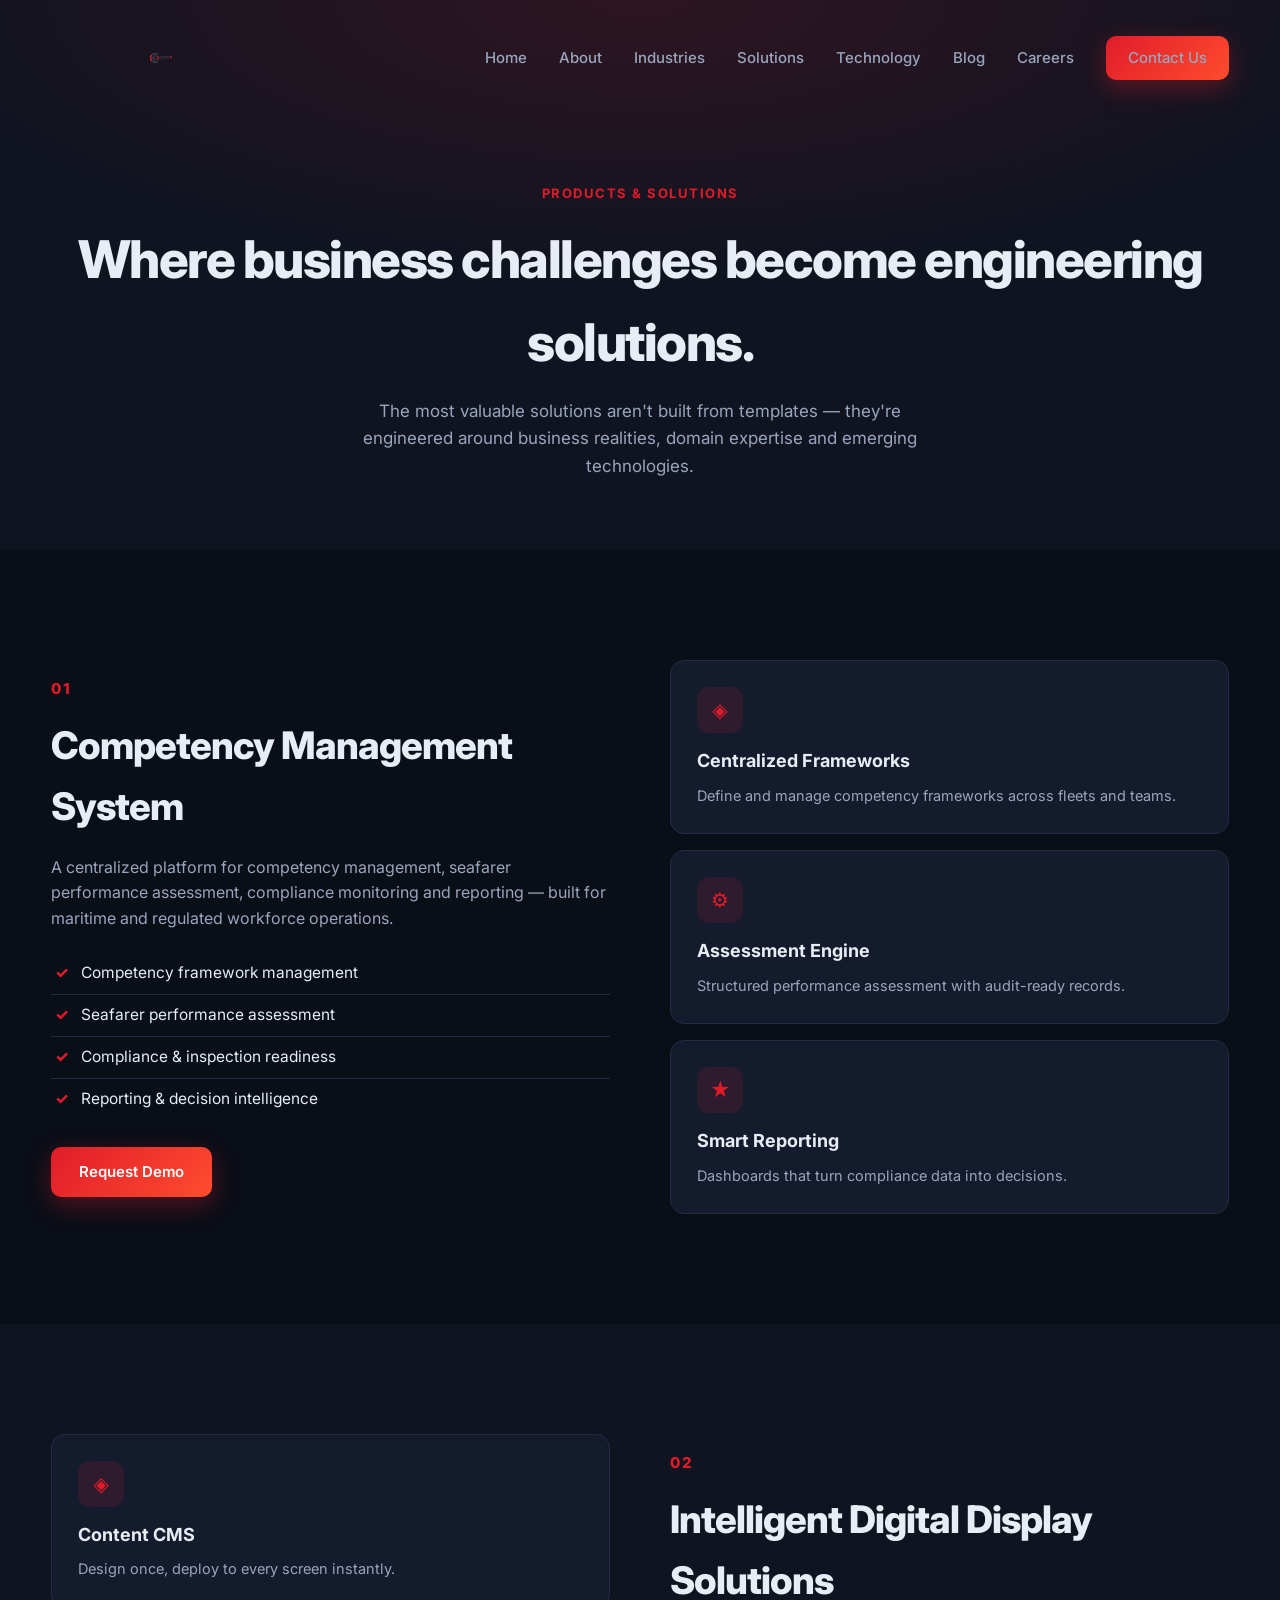
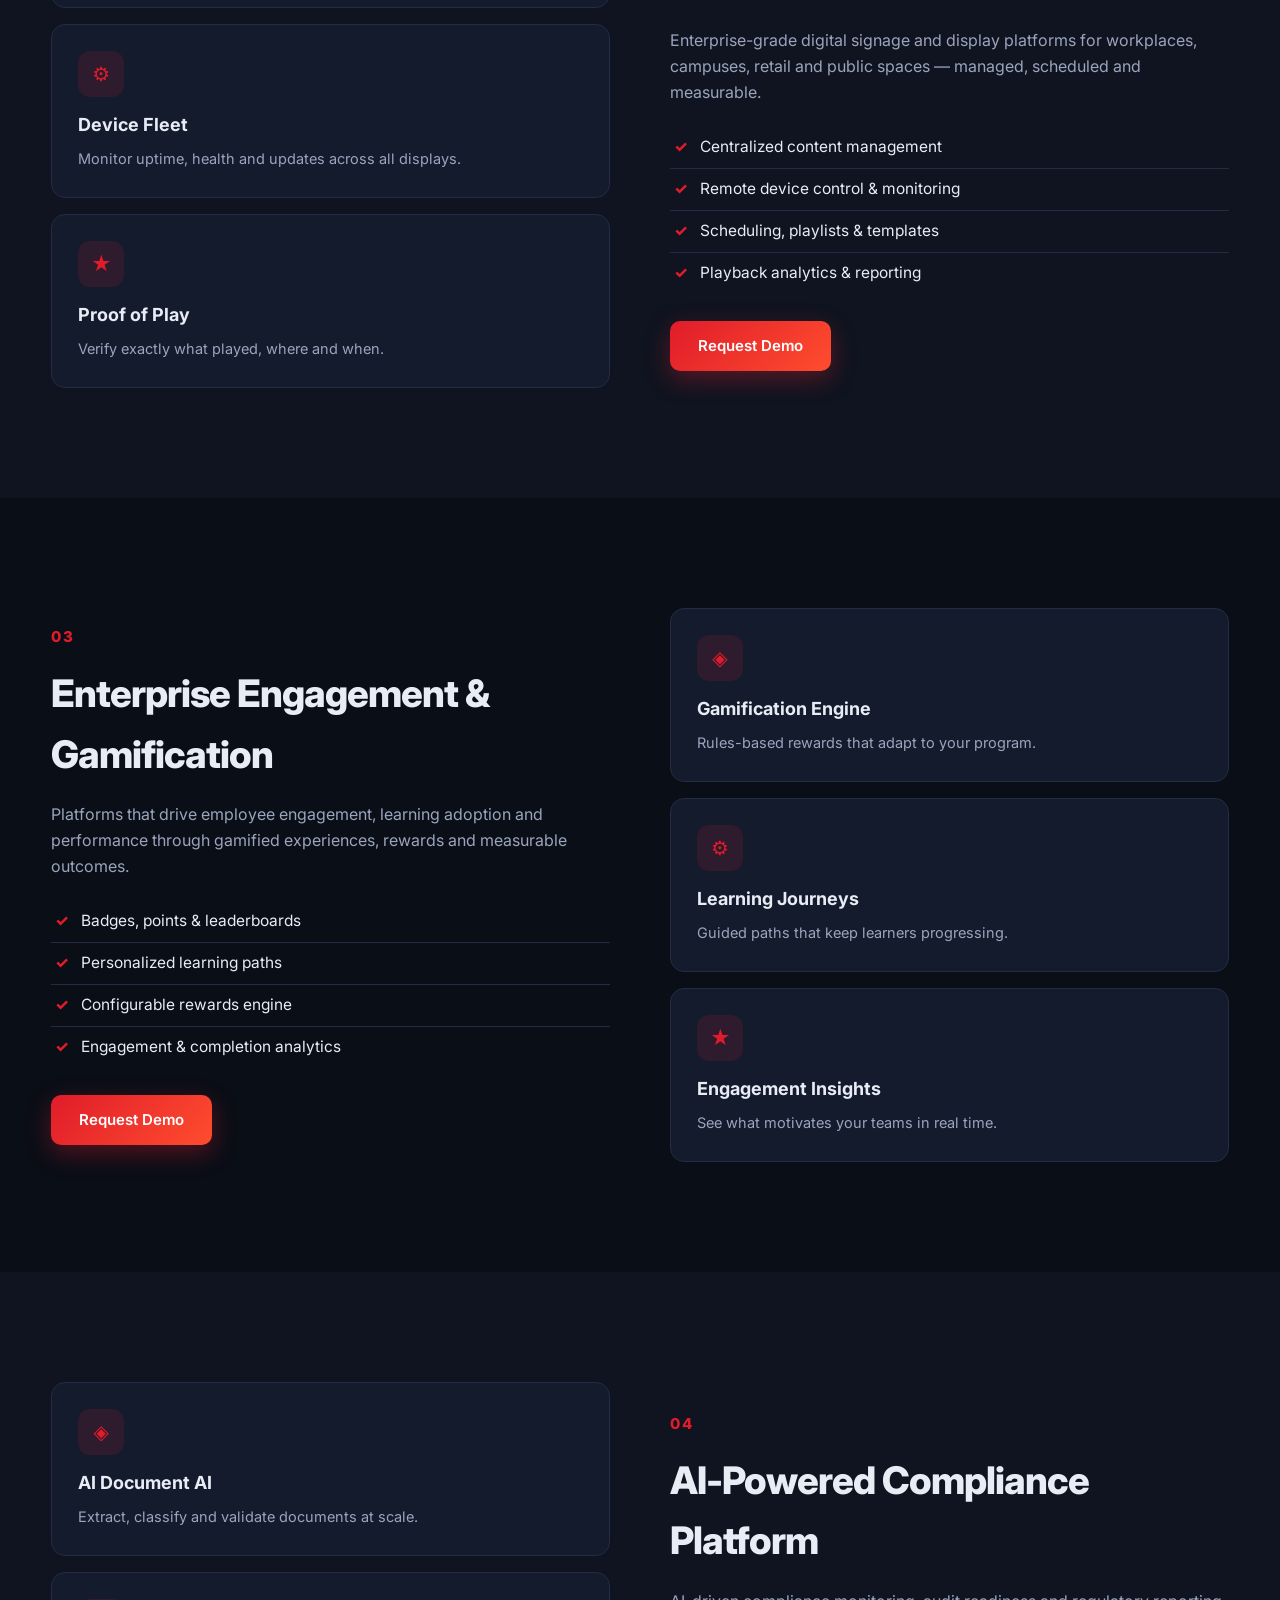
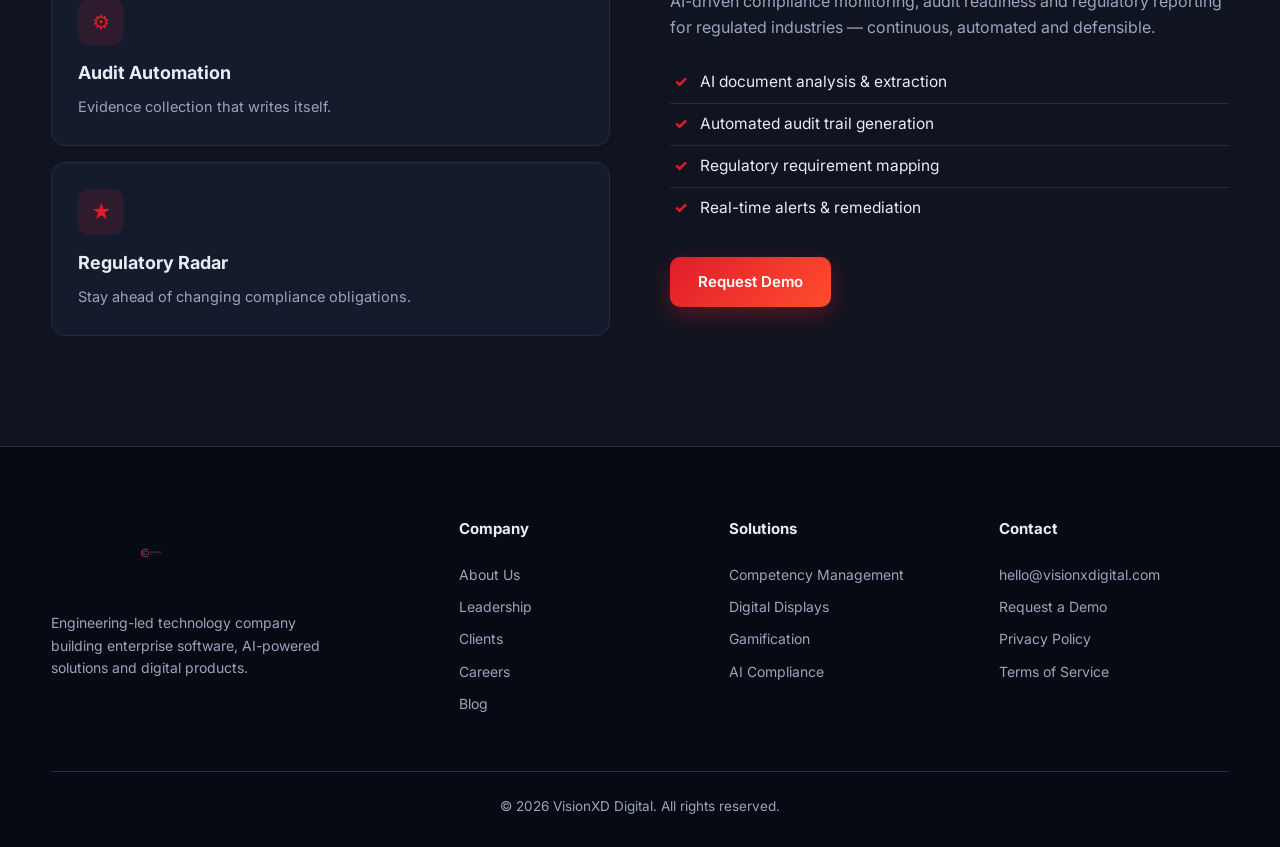
<file: solutions.html>
﻿<!DOCTYPE html>
<html lang="en">
<head>
  <meta charset="UTF-8" />
  <meta name="viewport" content="width=device-width, initial-scale=1.0" />
  <title>Solutions — VisionXD Digital</title>
  <link rel="preconnect" href="https://fonts.googleapis.com" />
  <link rel="preconnect" href="https://fonts.gstatic.com" crossorigin />
  <link href="https://fonts.googleapis.com/css2?family=Inter:wght@400;500;600;700;800&display=swap" rel="stylesheet" />
  <link rel="stylesheet" href="css/style.css" />
  <link rel="icon" type="image/png" href="assets/VXD_logo_-removebg-preview.png" />
</head>
<body>

  <header class="navbar scrolled" id="navbar">
    <div class="container nav-inner">
      <a href="index.html" class="logo">
        <img src="assets/VXD_logo_-removebg-preview.png" alt="VisionXD Digital Logo" class="logo-img" />
      </a>
            <nav class="nav-links" id="navLinks">
        <a href="index.html">Home</a>
        <a href="about.html">About</a>
        <a href="industries.html">Industries</a>
        <a href="solutions.html">Solutions</a>
        <a href="technology.html">Technology</a>
        <a href="blog.html">Blog</a>
        <a href="careers.html">Careers</a>
        <a href="contact.html" class="btn btn-primary nav-cta">Contact Us</a>
      </nav>
      <button class="hamburger" id="hamburger" aria-label="Toggle menu">
        <span></span><span></span><span></span>
      </button>
    </div>
  </header>

  <section class="page-hero">
    <div class="container">
      <span class="section-tag">Products &amp; Solutions</span>
      <h1>Where business challenges become engineering solutions.</h1>
      <p>The most valuable solutions aren't built from templates — they're engineered around business realities, domain expertise and emerging technologies.</p>
    </div>
  </section>

  <!-- Solution 1 -->
  <section class="section">
    <div class="container solution-detail">
      <div class="solution-detail-text reveal">
        <span class="solution-num">01</span>
        <h2>Competency Management System</h2>
        <p>A centralized platform for competency management, seafarer performance assessment, compliance monitoring and reporting — built for maritime and regulated workforce operations.</p>
        <ul class="check-list">
          <li>Competency framework management</li>
          <li>Seafarer performance assessment</li>
          <li>Compliance &amp; inspection readiness</li>
          <li>Reporting &amp; decision intelligence</li>
        </ul>
        <a href="contact.html" class="btn btn-primary">Request Demo</a>
      </div>
      <div class="solution-detail-visual reveal">
        <div class="about-card"><div class="about-card-icon">&#9672;</div><div><h3>Centralized Frameworks</h3><p>Define and manage competency frameworks across fleets and teams.</p></div></div>
        <div class="about-card"><div class="about-card-icon">&#9881;</div><div><h3>Assessment Engine</h3><p>Structured performance assessment with audit-ready records.</p></div></div>
        <div class="about-card"><div class="about-card-icon">&#9733;</div><div><h3>Smart Reporting</h3><p>Dashboards that turn compliance data into decisions.</p></div></div>
      </div>
    </div>
  </section>

  <!-- Solution 2 -->
  <section class="section section-alt">
    <div class="container solution-detail reverse">
      <div class="solution-detail-text reveal">
        <span class="solution-num">02</span>
        <h2>Intelligent Digital Display Solutions</h2>
        <p>Enterprise-grade digital signage and display platforms for workplaces, campuses, retail and public spaces — managed, scheduled and measurable.</p>
        <ul class="check-list">
          <li>Centralized content management</li>
          <li>Remote device control &amp; monitoring</li>
          <li>Scheduling, playlists &amp; templates</li>
          <li>Playback analytics &amp; reporting</li>
        </ul>
        <a href="contact.html" class="btn btn-primary">Request Demo</a>
      </div>
      <div class="solution-detail-visual reveal">
        <div class="about-card"><div class="about-card-icon">&#9672;</div><div><h3>Content CMS</h3><p>Design once, deploy to every screen instantly.</p></div></div>
        <div class="about-card"><div class="about-card-icon">&#9881;</div><div><h3>Device Fleet</h3><p>Monitor uptime, health and updates across all displays.</p></div></div>
        <div class="about-card"><div class="about-card-icon">&#9733;</div><div><h3>Proof of Play</h3><p>Verify exactly what played, where and when.</p></div></div>
      </div>
    </div>
  </section>

  <!-- Solution 3 -->
  <section class="section">
    <div class="container solution-detail">
      <div class="solution-detail-text reveal">
        <span class="solution-num">03</span>
        <h2>Enterprise Engagement &amp; Gamification</h2>
        <p>Platforms that drive employee engagement, learning adoption and performance through gamified experiences, rewards and measurable outcomes.</p>
        <ul class="check-list">
          <li>Badges, points &amp; leaderboards</li>
          <li>Personalized learning paths</li>
          <li>Configurable rewards engine</li>
          <li>Engagement &amp; completion analytics</li>
        </ul>
        <a href="contact.html" class="btn btn-primary">Request Demo</a>
      </div>
      <div class="solution-detail-visual reveal">
        <div class="about-card"><div class="about-card-icon">&#9672;</div><div><h3>Gamification Engine</h3><p>Rules-based rewards that adapt to your program.</p></div></div>
        <div class="about-card"><div class="about-card-icon">&#9881;</div><div><h3>Learning Journeys</h3><p>Guided paths that keep learners progressing.</p></div></div>
        <div class="about-card"><div class="about-card-icon">&#9733;</div><div><h3>Engagement Insights</h3><p>See what motivates your teams in real time.</p></div></div>
      </div>
    </div>
  </section>

  <!-- Solution 4 -->
  <section class="section section-alt">
    <div class="container solution-detail reverse">
      <div class="solution-detail-text reveal">
        <span class="solution-num">04</span>
        <h2>AI-Powered Compliance Platform</h2>
        <p>AI-driven compliance monitoring, audit readiness and regulatory reporting for regulated industries — continuous, automated and defensible.</p>
        <ul class="check-list">
          <li>AI document analysis &amp; extraction</li>
          <li>Automated audit trail generation</li>
          <li>Regulatory requirement mapping</li>
          <li>Real-time alerts &amp; remediation</li>
        </ul>
        <a href="contact.html" class="btn btn-primary">Request Demo</a>
      </div>
      <div class="solution-detail-visual reveal">
        <div class="about-card"><div class="about-card-icon">&#9672;</div><div><h3>AI Document AI</h3><p>Extract, classify and validate documents at scale.</p></div></div>
        <div class="about-card"><div class="about-card-icon">&#9881;</div><div><h3>Audit Automation</h3><p>Evidence collection that writes itself.</p></div></div>
        <div class="about-card"><div class="about-card-icon">&#9733;</div><div><h3>Regulatory Radar</h3><p>Stay ahead of changing compliance obligations.</p></div></div>
      </div>
    </div>
  </section>

  <footer class="footer">
    <div class="container footer-grid">
      <div class="footer-brand">
        <img src="assets/VXD_logo_-removebg-preview.png" alt="VisionXD Digital" class="footer-logo" />
        <p>Engineering-led technology company building enterprise software, AI-powered solutions and digital products.</p>
      </div>
      <div class="footer-col">
        <h4>Company</h4>
        <a href="about.html">About Us</a>
        <a href="about.html#team">Leadership</a>
        <a href="index.html#clients">Clients</a>
        <a href="careers.html">Careers</a>
        <a href="blog.html">Blog</a>
      </div>
      <div class="footer-col">
        <h4>Solutions</h4>
        <a href="solutions.html">Competency Management</a>
        <a href="solutions.html">Digital Displays</a>
        <a href="solutions.html">Gamification</a>
        <a href="solutions.html">AI Compliance</a>
      </div>
      <div class="footer-col">
        <h4>Contact</h4>
        <a href="mailto:hello@visionxdigital.com">hello@visionxdigital.com</a>
        <a href="contact.html">Request a Demo</a>
        <a href="privacy.html">Privacy Policy</a>
        <a href="terms.html">Terms of Service</a>
      </div>
    </div>
    <div class="container footer-bottom">
      <p>&copy; <span class="year"></span> VisionXD Digital. All rights reserved.</p>
    </div>
  </footer>

  <script src="js/main.js"></script>
</body>
</html>
</file>
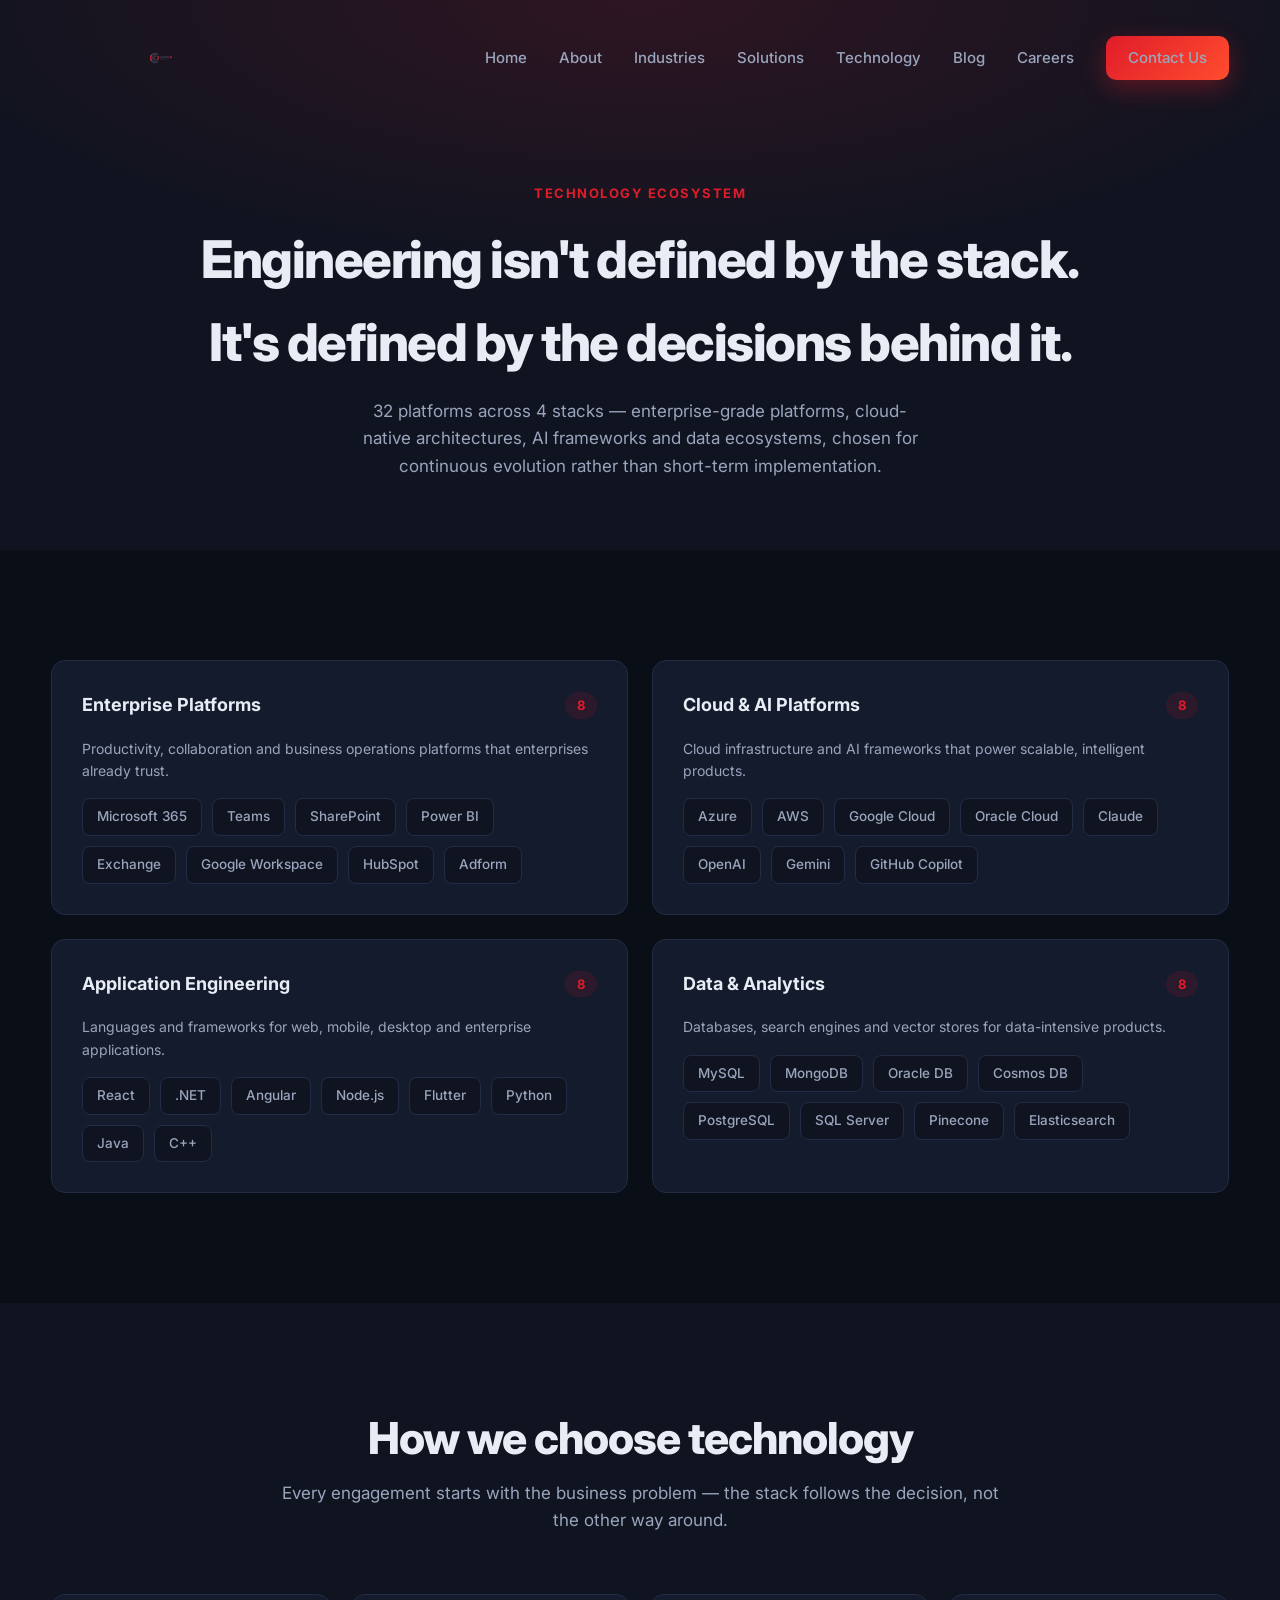
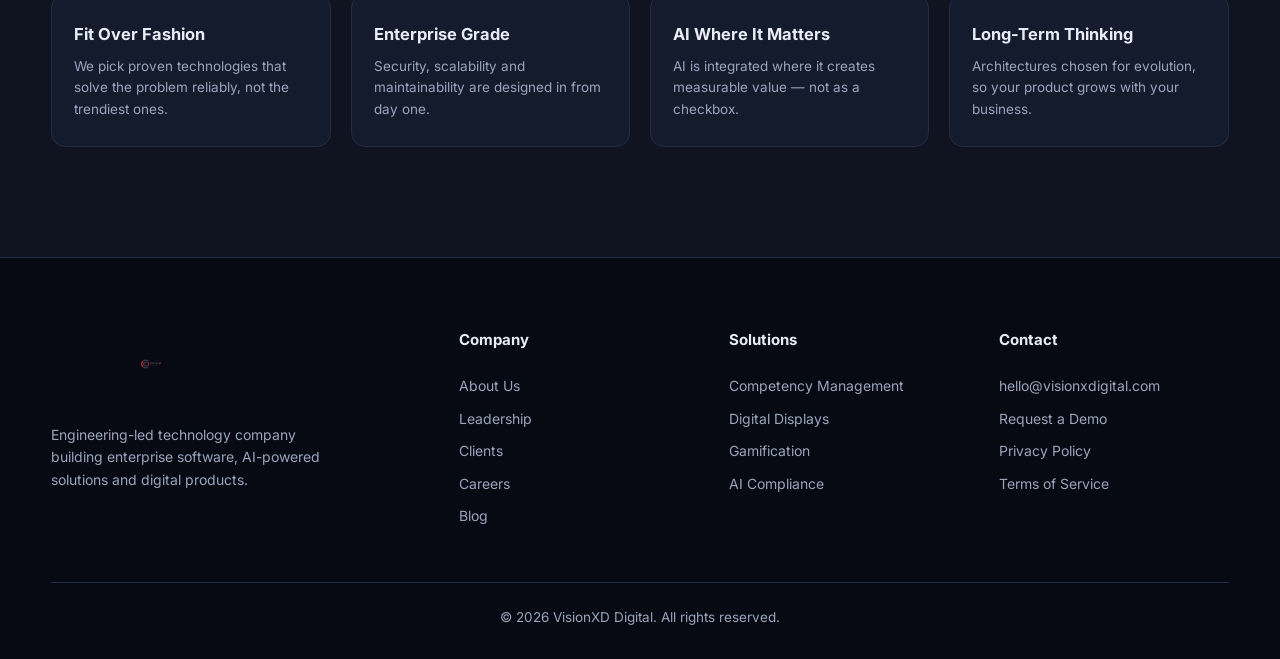
<file: technology.html>
﻿<!DOCTYPE html>
<html lang="en">
<head>
  <meta charset="UTF-8" />
  <meta name="viewport" content="width=device-width, initial-scale=1.0" />
  <title>Technology — VisionXD Digital</title>
  <link rel="preconnect" href="https://fonts.googleapis.com" />
  <link rel="preconnect" href="https://fonts.gstatic.com" crossorigin />
  <link href="https://fonts.googleapis.com/css2?family=Inter:wght@400;500;600;700;800&display=swap" rel="stylesheet" />
  <link rel="stylesheet" href="css/style.css" />
  <link rel="icon" type="image/png" href="assets/VXD_logo_-removebg-preview.png" />
</head>
<body>

  <header class="navbar scrolled" id="navbar">
    <div class="container nav-inner">
      <a href="index.html" class="logo">
        <img src="assets/VXD_logo_-removebg-preview.png" alt="VisionXD Digital Logo" class="logo-img" />
      </a>
            <nav class="nav-links" id="navLinks">
        <a href="index.html">Home</a>
        <a href="about.html">About</a>
        <a href="industries.html">Industries</a>
        <a href="solutions.html">Solutions</a>
        <a href="technology.html">Technology</a>
        <a href="blog.html">Blog</a>
        <a href="careers.html">Careers</a>
        <a href="contact.html" class="btn btn-primary nav-cta">Contact Us</a>
      </nav>
      <button class="hamburger" id="hamburger" aria-label="Toggle menu">
        <span></span><span></span><span></span>
      </button>
    </div>
  </header>

  <section class="page-hero">
    <div class="container">
      <span class="section-tag">Technology Ecosystem</span>
      <h1>Engineering isn't defined by the stack.<br />It's defined by the decisions behind it.</h1>
      <p>32 platforms across 4 stacks — enterprise-grade platforms, cloud-native architectures, AI frameworks and data ecosystems, chosen for continuous evolution rather than short-term implementation.</p>
    </div>
  </section>

  <section class="section">
    <div class="container">
      <div class="tech-stacks">
        <div class="tech-stack reveal">
          <h3>Enterprise Platforms <span>8</span></h3>
          <p style="color:var(--text-muted);font-size:14px;margin-bottom:16px;">Productivity, collaboration and business operations platforms that enterprises already trust.</p>
          <div class="tech-tags">
            <span>Microsoft 365</span><span>Teams</span><span>SharePoint</span><span>Power BI</span><span>Exchange</span><span>Google Workspace</span><span>HubSpot</span><span>Adform</span>
          </div>
        </div>
        <div class="tech-stack reveal">
          <h3>Cloud &amp; AI Platforms <span>8</span></h3>
          <p style="color:var(--text-muted);font-size:14px;margin-bottom:16px;">Cloud infrastructure and AI frameworks that power scalable, intelligent products.</p>
          <div class="tech-tags">
            <span>Azure</span><span>AWS</span><span>Google Cloud</span><span>Oracle Cloud</span><span>Claude</span><span>OpenAI</span><span>Gemini</span><span>GitHub Copilot</span>
          </div>
        </div>
        <div class="tech-stack reveal">
          <h3>Application Engineering <span>8</span></h3>
          <p style="color:var(--text-muted);font-size:14px;margin-bottom:16px;">Languages and frameworks for web, mobile, desktop and enterprise applications.</p>
          <div class="tech-tags">
            <span>React</span><span>.NET</span><span>Angular</span><span>Node.js</span><span>Flutter</span><span>Python</span><span>Java</span><span>C++</span>
          </div>
        </div>
        <div class="tech-stack reveal">
          <h3>Data &amp; Analytics <span>8</span></h3>
          <p style="color:var(--text-muted);font-size:14px;margin-bottom:16px;">Databases, search engines and vector stores for data-intensive products.</p>
          <div class="tech-tags">
            <span>MySQL</span><span>MongoDB</span><span>Oracle DB</span><span>Cosmos DB</span><span>PostgreSQL</span><span>SQL Server</span><span>Pinecone</span><span>Elasticsearch</span>
          </div>
        </div>
      </div>
    </div>
  </section>

  <section class="section section-alt">
    <div class="container">
      <div class="section-head reveal">
        <h2>How we choose technology</h2>
        <p>Every engagement starts with the business problem — the stack follows the decision, not the other way around.</p>
      </div>
      <div class="industry-grid">
        <div class="industry-card reveal"><h3>Fit Over Fashion</h3><p>We pick proven technologies that solve the problem reliably, not the trendiest ones.</p></div>
        <div class="industry-card reveal"><h3>Enterprise Grade</h3><p>Security, scalability and maintainability are designed in from day one.</p></div>
        <div class="industry-card reveal"><h3>AI Where It Matters</h3><p>AI is integrated where it creates measurable value — not as a checkbox.</p></div>
        <div class="industry-card reveal"><h3>Long-Term Thinking</h3><p>Architectures chosen for evolution, so your product grows with your business.</p></div>
      </div>
    </div>
  </section>

  <footer class="footer">
    <div class="container footer-grid">
      <div class="footer-brand">
        <img src="assets/VXD_logo_-removebg-preview.png" alt="VisionXD Digital" class="footer-logo" />
        <p>Engineering-led technology company building enterprise software, AI-powered solutions and digital products.</p>
      </div>
      <div class="footer-col">
        <h4>Company</h4>
        <a href="about.html">About Us</a>
        <a href="about.html#team">Leadership</a>
        <a href="index.html#clients">Clients</a>
        <a href="careers.html">Careers</a>
        <a href="blog.html">Blog</a>
      </div>
      <div class="footer-col">
        <h4>Solutions</h4>
        <a href="solutions.html">Competency Management</a>
        <a href="solutions.html">Digital Displays</a>
        <a href="solutions.html">Gamification</a>
        <a href="solutions.html">AI Compliance</a>
      </div>
      <div class="footer-col">
        <h4>Contact</h4>
        <a href="mailto:hello@visionxdigital.com">hello@visionxdigital.com</a>
        <a href="contact.html">Request a Demo</a>
        <a href="privacy.html">Privacy Policy</a>
        <a href="terms.html">Terms of Service</a>
      </div>
    </div>
    <div class="container footer-bottom">
      <p>&copy; <span class="year"></span> VisionXD Digital. All rights reserved.</p>
    </div>
  </footer>

  <script src="js/main.js"></script>
</body>
</html>
</file>
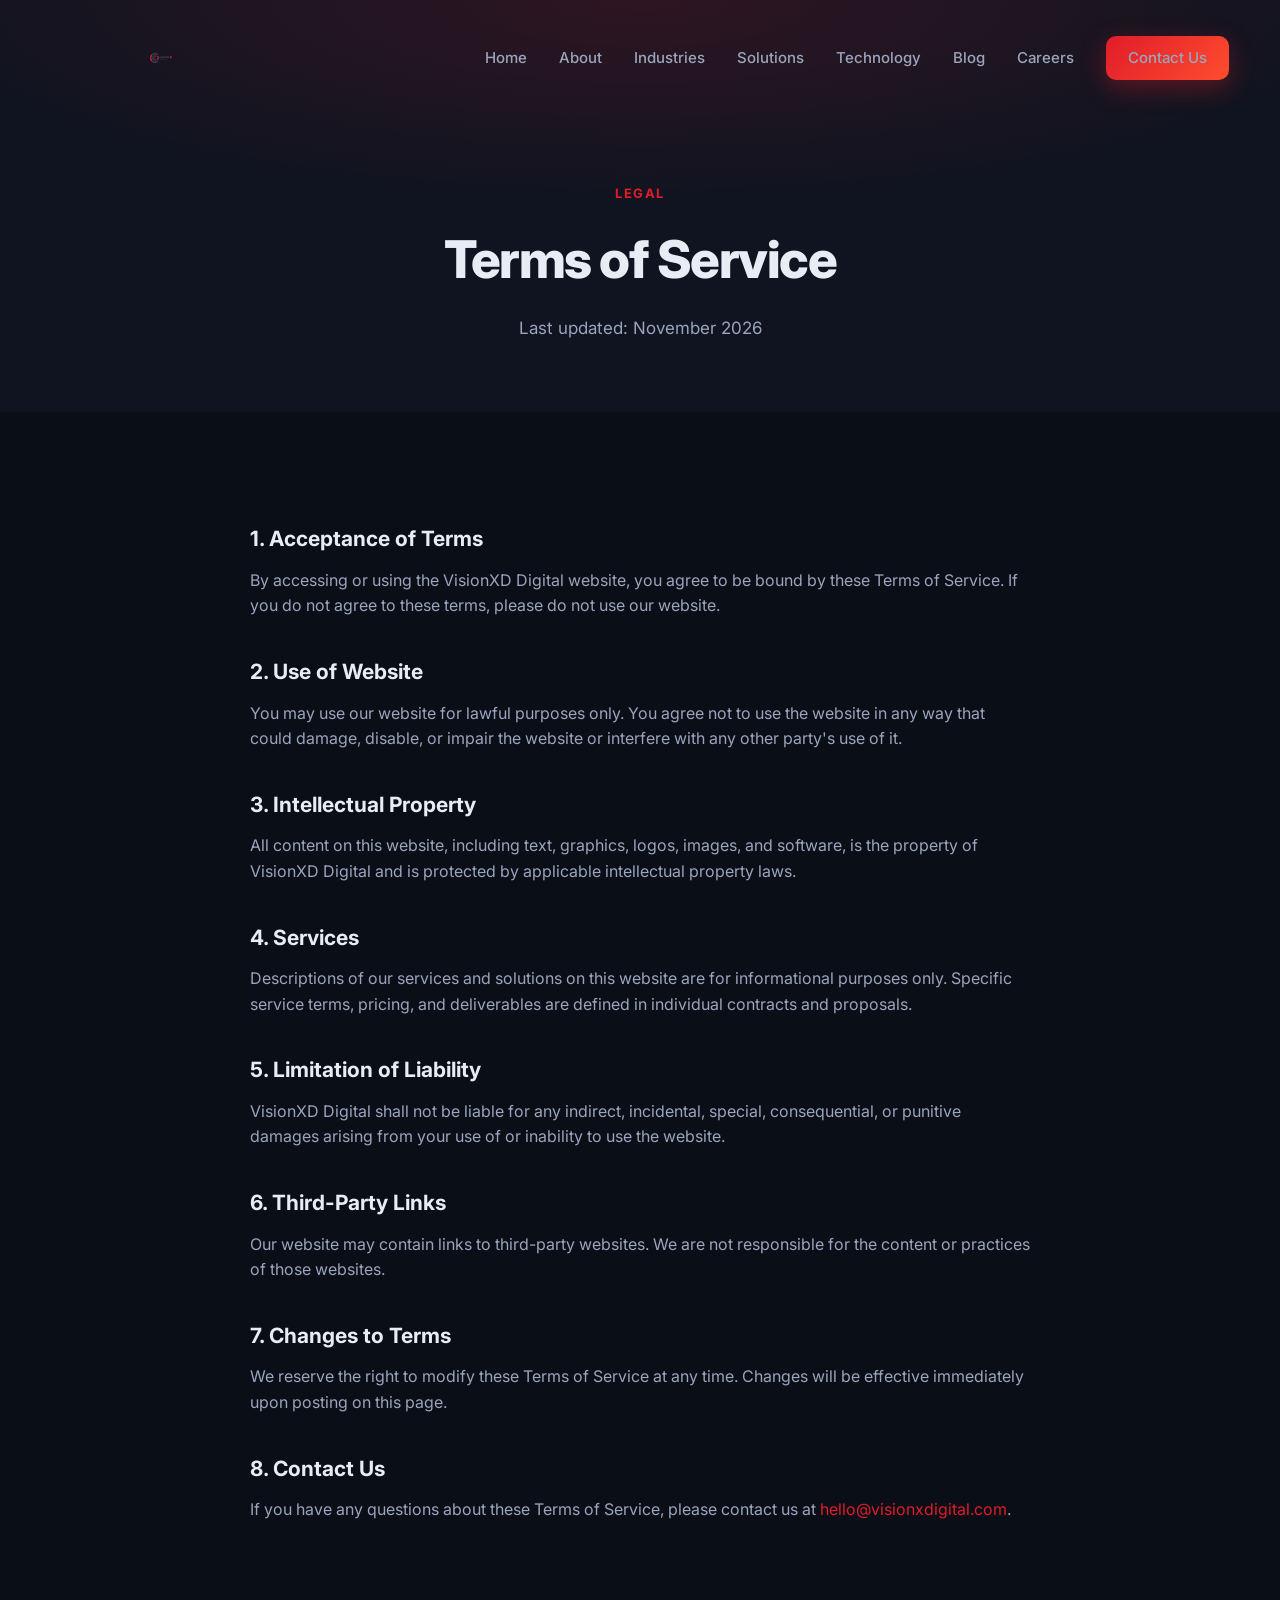
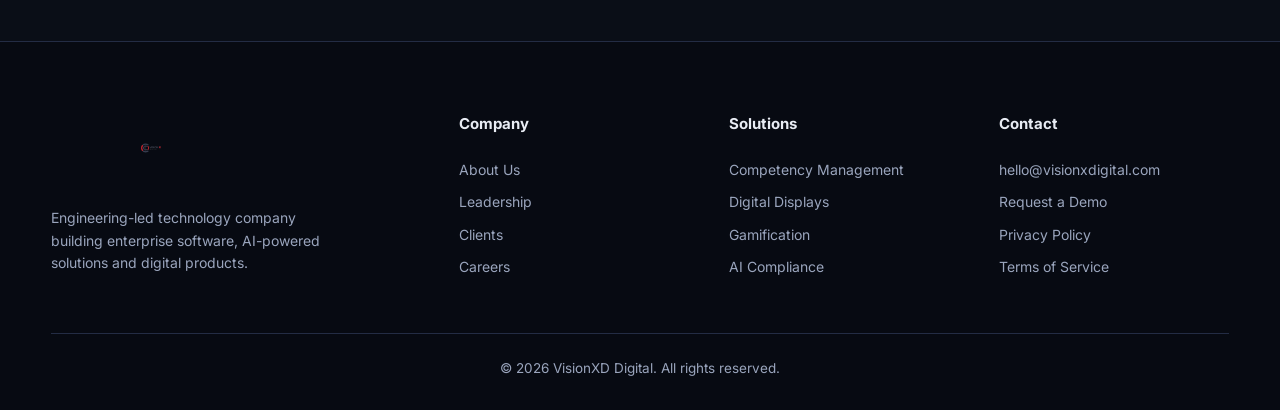
<file: terms.html>
﻿<!DOCTYPE html>
<html lang="en">
<head>
  <meta charset="UTF-8" />
  <meta name="viewport" content="width=device-width, initial-scale=1.0" />
  <title>Terms of Service — VisionXD Digital</title>
  <link rel="preconnect" href="https://fonts.googleapis.com" />
  <link rel="preconnect" href="https://fonts.gstatic.com" crossorigin />
  <link href="https://fonts.googleapis.com/css2?family=Inter:wght@400;500;600;700;800&display=swap" rel="stylesheet" />
  <link rel="stylesheet" href="css/style.css" />
  <link rel="icon" type="image/png" href="assets/VXD_logo_-removebg-preview.png" />
</head>
<body>

  <header class="navbar scrolled" id="navbar">
    <div class="container nav-inner">
      <a href="index.html" class="logo">
        <img src="assets/VXD_logo_-removebg-preview.png" alt="VisionXD Digital Logo" class="logo-img" />
      </a>
            <nav class="nav-links" id="navLinks">
        <a href="index.html">Home</a>
        <a href="about.html">About</a>
        <a href="industries.html">Industries</a>
        <a href="solutions.html">Solutions</a>
        <a href="technology.html">Technology</a>
        <a href="blog.html">Blog</a>
        <a href="careers.html">Careers</a>
        <a href="contact.html" class="btn btn-primary nav-cta">Contact Us</a>
      </nav>
      <button class="hamburger" id="hamburger" aria-label="Toggle menu">
        <span></span><span></span><span></span>
      </button>
    </div>
  </header>

  <section class="page-hero">
    <div class="container">
      <span class="section-tag">Legal</span>
      <h1>Terms of Service</h1>
      <p>Last updated: November 2026</p>
    </div>
  </section>

  <section class="section">
    <div class="container legal-content">
      <h2>1. Acceptance of Terms</h2>
      <p>By accessing or using the VisionXD Digital website, you agree to be bound by these Terms of Service. If you do not agree to these terms, please do not use our website.</p>

      <h2>2. Use of Website</h2>
      <p>You may use our website for lawful purposes only. You agree not to use the website in any way that could damage, disable, or impair the website or interfere with any other party's use of it.</p>

      <h2>3. Intellectual Property</h2>
      <p>All content on this website, including text, graphics, logos, images, and software, is the property of VisionXD Digital and is protected by applicable intellectual property laws.</p>

      <h2>4. Services</h2>
      <p>Descriptions of our services and solutions on this website are for informational purposes only. Specific service terms, pricing, and deliverables are defined in individual contracts and proposals.</p>

      <h2>5. Limitation of Liability</h2>
      <p>VisionXD Digital shall not be liable for any indirect, incidental, special, consequential, or punitive damages arising from your use of or inability to use the website.</p>

      <h2>6. Third-Party Links</h2>
      <p>Our website may contain links to third-party websites. We are not responsible for the content or practices of those websites.</p>

      <h2>7. Changes to Terms</h2>
      <p>We reserve the right to modify these Terms of Service at any time. Changes will be effective immediately upon posting on this page.</p>

      <h2>8. Contact Us</h2>
      <p>If you have any questions about these Terms of Service, please contact us at <a href="mailto:hello@visionxdigital.com">hello@visionxdigital.com</a>.</p>
    </div>
  </section>

  <footer class="footer">
    <div class="container footer-grid">
      <div class="footer-brand">
        <img src="assets/VXD_logo_-removebg-preview.png" alt="VisionXD Digital" class="footer-logo" />
        <p>Engineering-led technology company building enterprise software, AI-powered solutions and digital products.</p>
      </div>
      <div class="footer-col">
        <h4>Company</h4>
        <a href="index.html#about">About Us</a>
        <a href="index.html#team">Leadership</a>
        <a href="index.html#clients">Clients</a>
        <a href="careers.html">Careers</a>
      </div>
      <div class="footer-col">
        <h4>Solutions</h4>
        <a href="index.html#solutions">Competency Management</a>
        <a href="index.html#solutions">Digital Displays</a>
        <a href="index.html#solutions">Gamification</a>
        <a href="index.html#solutions">AI Compliance</a>
      </div>
      <div class="footer-col">
        <h4>Contact</h4>
        <a href="mailto:hello@visionxdigital.com">hello@visionxdigital.com</a>
        <a href="contact.html">Request a Demo</a>
        <a href="privacy.html">Privacy Policy</a>
        <a href="terms.html">Terms of Service</a>
      </div>
    </div>
    <div class="container footer-bottom">
      <p>&copy; <span class="year"></span> VisionXD Digital. All rights reserved.</p>
    </div>
  </footer>

  <script src="js/main.js"></script>
</body>
</html>
</file>
<file: css/style.css>
/* ===== VisionXD Digital — Stylesheet ===== */
:root {
  --bg: #0a0e17;
  --bg-alt: #0f1420;
  --surface: #141b2d;
  --surface-2: #1a2340;
  --border: #232c44;
  --text: #e8ecf4;
  --text-muted: #9aa5bd;
  --primary: #e01c2a;
  --primary-2: #ff4d2e;
  --gradient: linear-gradient(135deg, #e01c2a 0%, #ff4d2e 100%);
  --radius: 14px;
  --shadow: 0 20px 50px rgba(0, 0, 0, 0.35);
  --font: 'Inter', system-ui, -apple-system, sans-serif;
}

* { margin: 0; padding: 0; box-sizing: border-box; }
html { scroll-behavior: smooth; }
body {
  font-family: var(--font);
  background: var(--bg);
  color: var(--text);
  line-height: 1.6;
  overflow-x: hidden;
}
img { max-width: 100%; display: block; }
a { color: inherit; text-decoration: none; }
.container { width: min(1200px, 92%); margin: 0 auto; }

/* ===== Buttons ===== */
.btn {
  display: inline-block;
  padding: 13px 28px;
  border-radius: 10px;
  font-weight: 600;
  font-size: 15px;
  transition: transform .25s ease, box-shadow .25s ease, background .25s ease;
  cursor: pointer;
  border: none;
}
.btn-primary {
  background: var(--gradient);
  color: #fff;
  box-shadow: 0 8px 24px rgba(224, 28, 42, 0.35);
}
.btn-primary:hover { transform: translateY(-2px); box-shadow: 0 12px 32px rgba(224, 28, 42, 0.5); }
.btn-ghost {
  background: transparent;
  color: var(--text);
  border: 1px solid var(--border);
}
.btn-ghost:hover { border-color: var(--primary); color: var(--primary); transform: translateY(-2px); }
.btn-block { width: 100%; }

/* ===== Navbar ===== */
.navbar {
  position: fixed;
  top: 0; left: 0; right: 0;
  z-index: 100;
  padding: 18px 0;
  transition: background .3s ease, padding .3s ease, box-shadow .3s ease;
}
.navbar.scrolled {
  background: rgba(10, 14, 23, 0.85);
  backdrop-filter: blur(14px);
  padding: 12px 0;
  box-shadow: 0 4px 30px rgba(0, 0, 0, 0.3);
}
.nav-inner { display: flex; align-items: center; justify-content: space-between; }
.logo-img {
  height: 80px;
  width: 220px;
  object-fit: contain;
}
.nav-links { display: flex; align-items: center; gap: 32px; }
.nav-links a { font-size: 15px; font-weight: 500; color: var(--text-muted); transition: color .2s; }
.nav-links a:hover { color: var(--text); }
.nav-cta { padding: 10px 22px; font-size: 14px; }
.hamburger {
  display: none;
  flex-direction: column;
  gap: 5px;
  background: none;
  border: none;
  cursor: pointer;
  padding: 6px;
}
.hamburger span {
  width: 26px; height: 2px;
  background: var(--text);
  border-radius: 2px;
  transition: .3s;
}
.hamburger.active span:nth-child(1) { transform: translateY(7px) rotate(45deg); }
.hamburger.active span:nth-child(2) { opacity: 0; }
.hamburger.active span:nth-child(3) { transform: translateY(-7px) rotate(-45deg); }

/* ===== Hero ===== */
.hero {
  position: relative;
  min-height: 100vh;
  display: flex;
  align-items: center;
  justify-content: center;
  text-align: center;
  padding: 140px 0 80px;
  overflow: hidden;
}
.hero-bg {
  position: absolute; inset: 0;
  background:
    radial-gradient(ellipse 60% 50% at 20% 20%, rgba(224, 28, 42, 0.18), transparent),
    radial-gradient(ellipse 50% 40% at 80% 70%, rgba(255, 77, 46, 0.15), transparent),
    var(--bg);
}
.hero-bg::after {
  content: '';
  position: absolute; inset: 0;
  background-image:
    linear-gradient(rgba(255,255,255,0.03) 1px, transparent 1px),
    linear-gradient(90deg, rgba(255,255,255,0.03) 1px, transparent 1px);
  background-size: 60px 60px;
  mask-image: radial-gradient(ellipse 70% 60% at 50% 40%, #000 30%, transparent 75%);
}
.hero-content { position: relative; z-index: 1; max-width: 860px; }
.hero-tag {
  display: inline-block;
  padding: 8px 20px;
  border: 1px solid var(--border);
  border-radius: 999px;
  font-size: 13px;
  font-weight: 600;
  letter-spacing: 1.5px;
  text-transform: uppercase;
  color: var(--primary);
  background: rgba(224, 28, 42, 0.08);
  margin-bottom: 28px;
}
.hero h1 {
  font-size: clamp(40px, 7vw, 76px);
  font-weight: 800;
  line-height: 1.08;
  letter-spacing: -2px;
  margin-bottom: 24px;
}
.gradient-text {
  background: var(--gradient);
  -webkit-background-clip: text;
  background-clip: text;
  color: transparent;
}
.hero-sub {
  font-size: clamp(16px, 2vw, 19px);
  color: var(--text-muted);
  max-width: 640px;
  margin: 0 auto 40px;
}
.hero-actions { display: flex; gap: 16px; justify-content: center; flex-wrap: wrap; }
.hero-scroll {
  position: absolute;
  bottom: 30px; left: 50%;
  transform: translateX(-50%);
  width: 26px; height: 44px;
  border: 2px solid var(--border);
  border-radius: 14px;
}
.hero-scroll span {
  position: absolute;
  top: 8px; left: 50%;
  width: 4px; height: 8px;
  margin-left: -2px;
  border-radius: 4px;
  background: var(--primary);
  animation: scrollDot 1.8s ease-in-out infinite;
}
@keyframes scrollDot {
  0% { transform: translateY(0); opacity: 1; }
  70% { transform: translateY(14px); opacity: 0; }
  100% { transform: translateY(0); opacity: 0; }
}

/* ===== Sections ===== */
.section { padding: 110px 0; }
.section-alt { background: var(--bg-alt); }
.section-tag {
  display: inline-block;
  font-size: 13px;
  font-weight: 700;
  letter-spacing: 1.5px;
  text-transform: uppercase;
  color: var(--primary);
  margin-bottom: 14px;
}
.section-head { max-width: 720px; margin: 0 auto 60px; text-align: center; }
.section-head h2 {
  font-size: clamp(30px, 4vw, 44px);
  font-weight: 800;
  letter-spacing: -1px;
  line-height: 1.15;
  margin-bottom: 16px;
}
.section-head p { color: var(--text-muted); font-size: 17px; }

/* ===== About ===== */
.about-grid {
  display: grid;
  grid-template-columns: 1.1fr 1fr;
  gap: 60px;
  align-items: center;
}
.about-text h2 {
  font-size: clamp(28px, 3.5vw, 40px);
  font-weight: 800;
  letter-spacing: -1px;
  margin-bottom: 20px;
}
.about-text p { color: var(--text-muted); margin-bottom: 16px; font-size: 16.5px; }
.stats {
  display: grid;
  grid-template-columns: repeat(4, 1fr);
  gap: 20px;
  margin-top: 36px;
}
.stat {
  background: var(--surface);
  border: 1px solid var(--border);
  border-radius: var(--radius);
  padding: 22px 14px;
  text-align: center;
}
.stat strong {
  display: block;
  font-size: 30px;
  font-weight: 800;
  background: var(--gradient);
  -webkit-background-clip: text;
  background-clip: text;
  color: transparent;
}
.stat span { font-size: 13px; color: var(--text-muted); }
.about-visual { display: grid; gap: 18px; }
.about-card {
  background: var(--surface);
  border: 1px solid var(--border);
  border-radius: var(--radius);
  padding: 26px;
  transition: transform .3s ease, border-color .3s ease;
}
.about-card:hover { transform: translateY(-4px); border-color: var(--primary); }
.about-card-icon {
  width: 46px; height: 46px;
  display: flex; align-items: center; justify-content: center;
  border-radius: 12px;
  background: rgba(224, 28, 42, 0.12);
  color: var(--primary);
  font-size: 20px;
  margin-bottom: 14px;
}
.about-card h3 { font-size: 18px; margin-bottom: 8px; }
.about-card p { color: var(--text-muted); font-size: 14.5px; margin: 0; }

/* ===== Industries ===== */
.industry-grid {
  display: grid;
  grid-template-columns: repeat(4, 1fr);
  gap: 20px;
}
.industry-card {
  background: var(--surface);
  border: 1px solid var(--border);
  border-radius: var(--radius);
  padding: 26px 22px;
  transition: transform .3s ease, border-color .3s ease, box-shadow .3s ease;
  position: relative;
  overflow: hidden;
}
.industry-card::before {
  content: '';
  position: absolute;
  top: 0; left: 0; right: 0;
  height: 3px;
  background: var(--gradient);
  transform: scaleX(0);
  transform-origin: left;
  transition: transform .35s ease;
}
.industry-card:hover { transform: translateY(-5px); border-color: rgba(224,28,42,.5); box-shadow: var(--shadow); }
.industry-card:hover::before { transform: scaleX(1); }
.industry-card h3 { font-size: 16.5px; margin-bottom: 8px; }
.industry-card p { color: var(--text-muted); font-size: 13.5px; margin: 0; }

/* ===== Tech stacks ===== */
.tech-stacks {
  display: grid;
  grid-template-columns: repeat(2, 1fr);
  gap: 24px;
}
.tech-stack {
  background: var(--surface);
  border: 1px solid var(--border);
  border-radius: var(--radius);
  padding: 30px;
}
.tech-stack h3 {
  font-size: 18px;
  margin-bottom: 18px;
  display: flex;
  align-items: center;
  justify-content: space-between;
}
.tech-stack h3 span {
  font-size: 13px;
  font-weight: 700;
  color: var(--primary);
  background: rgba(224,28,42,.12);
  padding: 3px 12px;
  border-radius: 999px;
}
.tech-tags { display: flex; flex-wrap: wrap; gap: 10px; }
.tech-tags span {
  font-size: 13.5px;
  font-weight: 500;
  color: var(--text-muted);
  background: var(--bg-alt);
  border: 1px solid var(--border);
  padding: 7px 14px;
  border-radius: 8px;
  transition: .25s;
}
.tech-tags span:hover { color: var(--text); border-color: var(--primary); }

/* ===== Solutions ===== */
.solution-grid {
  display: grid;
  grid-template-columns: repeat(2, 1fr);
  gap: 24px;
}
.solution-card {
  background: var(--surface);
  border: 1px solid var(--border);
  border-radius: var(--radius);
  padding: 34px;
  transition: transform .3s ease, border-color .3s ease;
}
.solution-card:hover { transform: translateY(-5px); border-color: rgba(224,28,42,.5); }
.solution-num {
  font-size: 14px;
  font-weight: 800;
  color: var(--primary);
  letter-spacing: 2px;
}
.solution-card h3 { font-size: 21px; margin: 10px 0 12px; }
.solution-card > p { color: var(--text-muted); font-size: 15px; margin-bottom: 18px; }
.solution-card ul { list-style: none; margin-bottom: 22px; }
.solution-card li {
  color: var(--text-muted);
  font-size: 14.5px;
  padding: 6px 0 6px 24px;
  position: relative;
}
.solution-card li::before {
  content: '\2713';
  position: absolute;
  left: 0;
  color: var(--primary);
  font-weight: 700;
}
.solution-link {
  font-weight: 600;
  font-size: 15px;
  color: var(--primary);
  display: inline-flex;
  align-items: center;
  gap: 6px;
  transition: gap .25s;
}
.solution-link:hover { gap: 10px; }

/* ===== Clients ===== */
.client-strip {
  display: flex;
  flex-wrap: wrap;
  justify-content: center;
  gap: 20px;
}
.client-logo {
  width: 160px;
  height: 80px;
  display: flex;
  align-items: center;
  justify-content: center;
  background: var(--surface);
  border: 1px solid var(--border);
  border-radius: var(--radius);
  color: var(--text-muted);
  font-size: 13px;
  font-weight: 600;
  letter-spacing: .5px;
  transition: .3s;
}
.client-logo:hover { border-color: var(--primary); color: var(--text); }

/* ===== Team ===== */
.team-grid {
  display: grid;
  grid-template-columns: repeat(4, 1fr);
  gap: 24px;
}
.team-card {
  background: var(--surface);
  border: 1px solid var(--border);
  border-radius: var(--radius);
  padding: 32px 24px;
  text-align: center;
  transition: transform .3s ease, border-color .3s ease;
}
.team-card:hover { transform: translateY(-5px); border-color: rgba(224,28,42,.5); }
.team-avatar {
  width: 84px; height: 84px;
  margin: 0 auto 18px;
  border-radius: 50%;
  display: flex;
  align-items: center;
  justify-content: center;
  font-size: 26px;
  font-weight: 800;
  color: #fff;
  background: var(--gradient);
  box-shadow: 0 10px 30px rgba(224,28,42,.35);
}
.team-card h3 { font-size: 18px; margin-bottom: 4px; }
.team-role {
  display: block;
  font-size: 13px;
  font-weight: 600;
  color: var(--primary);
  margin-bottom: 12px;
}
.team-card p { color: var(--text-muted); font-size: 13.5px; margin: 0; }

/* ===== CTA / Contact ===== */
.cta {
  padding: 110px 0;
  background:
    radial-gradient(ellipse 60% 60% at 50% 0%, rgba(224, 28, 42, 0.15), transparent),
    var(--bg-alt);
}
.cta-inner { max-width: 720px; text-align: center; }
.cta h2 {
  font-size: clamp(30px, 4.5vw, 48px);
  font-weight: 800;
  letter-spacing: -1px;
  margin-bottom: 14px;
}
.cta p { color: var(--text-muted); margin-bottom: 40px; font-size: 17px; }
.contact-form { text-align: left; }
.form-row { display: grid; grid-template-columns: 1fr 1fr; gap: 16px; }
.contact-form input,
.contact-form textarea {
  width: 100%;
  background: var(--surface);
  border: 1px solid var(--border);
  border-radius: 10px;
  padding: 14px 18px;
  color: var(--text);
  font-family: var(--font);
  font-size: 15px;
  margin-bottom: 16px;
  transition: border-color .25s, box-shadow .25s;
  resize: vertical;
}
.contact-form input:focus,
.contact-form textarea:focus {
  outline: none;
  border-color: var(--primary);
  box-shadow: 0 0 0 3px rgba(224,28,42,.15);
}
.contact-form textarea { margin-bottom: 24px; }
.form-status { text-align: center; margin-top: 14px; font-size: 14px; color: #4ade80; min-height: 20px; }

/* ===== Footer ===== */
.footer {
  background: #070a12;
  border-top: 1px solid var(--border);
  padding: 70px 0 30px;
}
.footer-grid {
  display: grid;
  grid-template-columns: 1.6fr 1fr 1fr 1fr;
  gap: 40px;
  padding-bottom: 50px;
}
.footer-logo {
  height: 72px;
  width: 200px;
  object-fit: contain;
  margin-bottom: 16px;
  display: inline-block;
}
.footer-brand p { color: var(--text-muted); font-size: 14px; max-width: 300px; }
.footer-col h4 {
  font-size: 15px;
  margin-bottom: 18px;
  color: var(--text);
}
.footer-col a {
  display: block;
  color: var(--text-muted);
  font-size: 14px;
  padding: 5px 0;
  transition: color .2s;
}
.footer-col a:hover { color: var(--primary); }
.footer-bottom {
  border-top: 1px solid var(--border);
  padding-top: 24px;
  text-align: center;
  color: var(--text-muted);
  font-size: 13.5px;
}

/* ===== Page hero (subpages) ===== */
.page-hero {
  padding: 180px 0 70px;
  text-align: center;
  background:
    radial-gradient(ellipse 60% 50% at 50% 0%, rgba(224, 28, 42, 0.15), transparent),
    var(--bg-alt);
}
.page-hero h1 {
  font-size: clamp(34px, 5vw, 52px);
  font-weight: 800;
  letter-spacing: -1.5px;
  margin-bottom: 14px;
}
.page-hero p { color: var(--text-muted); font-size: 17px; max-width: 560px; margin: 0 auto; }

/* ===== Blog ===== */
.blog-grid {
  display: grid;
  grid-template-columns: repeat(3, 1fr);
  gap: 24px;
}
.blog-card {
  background: var(--surface);
  border: 1px solid var(--border);
  border-radius: var(--radius);
  padding: 30px;
  display: flex;
  flex-direction: column;
  transition: transform .3s ease, border-color .3s ease;
}
.blog-card:hover { transform: translateY(-5px); border-color: rgba(224,28,42,.5); }
.blog-meta {
  display: flex;
  justify-content: space-between;
  align-items: center;
  font-size: 13px;
  color: var(--text-muted);
  margin-bottom: 16px;
}
.blog-tag {
  font-weight: 700;
  color: var(--primary);
  text-transform: uppercase;
  letter-spacing: 1px;
  font-size: 12px;
}
.blog-card h3 { font-size: 18px; line-height: 1.4; margin-bottom: 12px; }
.blog-card p { color: var(--text-muted); font-size: 14.5px; flex: 1; }
.blog-card .solution-link { margin-top: 18px; }

/* ===== Careers / Jobs ===== */
.job-list { max-width: 860px; margin: 0 auto; display: grid; gap: 14px; }
.job-item {
  display: flex;
  align-items: center;
  justify-content: space-between;
  background: var(--surface);
  border: 1px solid var(--border);
  border-radius: var(--radius);
  padding: 24px 28px;
  transition: transform .25s ease, border-color .25s ease;
}
.job-item:hover { transform: translateX(6px); border-color: var(--primary); }
.job-item h3 { font-size: 17px; margin-bottom: 4px; }
.job-item span { color: var(--text-muted); font-size: 13.5px; }
.job-arrow { font-size: 22px; color: var(--primary); }

/* ===== Legal pages ===== */
.legal-content { max-width: 780px; }
.legal-content h2 {
  font-size: 21px;
  margin: 36px 0 12px;
  color: var(--text);
}
.legal-content h2:first-child { margin-top: 0; }
.legal-content p { color: var(--text-muted); margin-bottom: 8px; }
.legal-content a { color: var(--primary); }

/* ===== Contact page ===== */
.contact-layout {
  display: grid;
  grid-template-columns: 1fr 1.4fr;
  gap: 50px;
  align-items: start;
}
.contact-info h2 { font-size: 26px; margin-bottom: 28px; }
.contact-item {
  padding: 18px 0;
  border-bottom: 1px solid var(--border);
}
.contact-item strong {
  display: block;
  font-size: 13px;
  text-transform: uppercase;
  letter-spacing: 1px;
  color: var(--primary);
  margin-bottom: 6px;
}
.contact-item a, .contact-item span { color: var(--text); font-size: 16px; }
.contact-item a:hover { color: var(--primary); }
.social-links { display: flex; gap: 16px; }
.social-links a {
  font-size: 14.5px;
  font-weight: 600;
  color: var(--text-muted);
}
.social-links a:hover { color: var(--primary); }
.contact-form-wrap {
  background: var(--surface);
  border: 1px solid var(--border);
  border-radius: var(--radius);
  padding: 36px;
}
.map-wrap { border-radius: var(--radius); overflow: hidden; }

/* ===== Solution detail pages ===== */
.solution-detail {
  display: grid;
  grid-template-columns: 1fr 1fr;
  gap: 60px;
  align-items: center;
}
.solution-detail.reverse .solution-detail-text { order: 2; }
.solution-detail.reverse .solution-detail-visual { order: 1; }
.solution-detail-text .solution-num {
  display: inline-block;
  font-size: 15px;
  font-weight: 800;
  color: var(--primary);
  letter-spacing: 2px;
  margin-bottom: 14px;
}
.solution-detail-text h2 {
  font-size: clamp(26px, 3.5vw, 38px);
  font-weight: 800;
  letter-spacing: -1px;
  margin-bottom: 18px;
}
.solution-detail-text > p {
  color: var(--text-muted);
  font-size: 16px;
  margin-bottom: 22px;
}
.check-list { list-style: none; margin-bottom: 28px; }
.check-list li {
  color: var(--text);
  font-size: 15.5px;
  padding: 8px 0 8px 30px;
  position: relative;
  border-bottom: 1px solid var(--border);
}
.check-list li:last-child { border-bottom: none; }
.check-list li::before {
  content: '\2713';
  position: absolute;
  left: 4px;
  color: var(--primary);
  font-weight: 800;
}
.solution-detail-visual { display: grid; gap: 16px; }

/* ===== Reveal animation ===== */
.reveal {
  opacity: 0;
  transform: translateY(30px);
  transition: opacity .7s ease, transform .7s ease;
}
.reveal.visible { opacity: 1; transform: translateY(0); }

/* ===== Responsive ===== */
@media (max-width: 1024px) {
  .industry-grid { grid-template-columns: repeat(3, 1fr); }
  .team-grid { grid-template-columns: repeat(2, 1fr); }
  .footer-grid { grid-template-columns: 1fr 1fr; }
  .blog-grid { grid-template-columns: repeat(2, 1fr); }
  .contact-layout { grid-template-columns: 1fr; gap: 40px; }
}
@media (max-width: 768px) {
  .nav-links {
    position: fixed;
    top: 0; right: -100%;
    width: min(320px, 85%);
    height: 100vh;
    background: var(--bg-alt);
    flex-direction: column;
    align-items: flex-start;
    justify-content: center;
    padding: 40px;
    gap: 26px;
    transition: right .35s ease;
    border-left: 1px solid var(--border);
    z-index: 99;
  }
  .nav-links.open { right: 0; }
  .nav-links a { font-size: 18px; }
  .hamburger { display: flex; z-index: 100; }
  .about-grid { grid-template-columns: 1fr; gap: 40px; }
  .stats { grid-template-columns: repeat(2, 1fr); }
  .industry-grid { grid-template-columns: repeat(2, 1fr); }
  .tech-stacks, .solution-grid { grid-template-columns: 1fr; }
  .solution-detail, .solution-detail.reverse { grid-template-columns: 1fr; gap: 40px; }
  .solution-detail.reverse .solution-detail-text { order: 0; }
  .solution-detail.reverse .solution-detail-visual { order: 0; }
  .team-grid { grid-template-columns: 1fr; }
  .form-row { grid-template-columns: 1fr; }
  .footer-grid { grid-template-columns: 1fr; gap: 30px; }
  .section { padding: 80px 0; }
}
@media (max-width: 480px) {
  .industry-grid { grid-template-columns: 1fr; }
  .blog-grid { grid-template-columns: 1fr; }
  .hero-actions .btn { width: 100%; text-align: center; }
}
</file>
<file: css/style-v2.css>
/* ===== VisionXD Digital — Theme V2 (Light Corporate) ===== */
:root {
  --bg: #f6f8fb;
  --bg-alt: #ffffff;
  --surface: #ffffff;
  --surface-2: #eef2f9;
  --border: #e2e8f2;
  --text: #101828;
  --text-muted: #5b6478;
  --primary: #e01c2a;
  --primary-2: #ff4d2e;
  --gradient: linear-gradient(135deg, #e01c2a 0%, #ff4d2e 100%);
  --radius: 16px;
  --shadow: 0 16px 40px rgba(16, 24, 40, 0.08);
  --font: 'Inter', system-ui, -apple-system, sans-serif;
}

* { margin: 0; padding: 0; box-sizing: border-box; }
html { scroll-behavior: smooth; }
body {
  font-family: var(--font);
  background: var(--bg);
  color: var(--text);
  line-height: 1.6;
  overflow-x: hidden;
}
img { max-width: 100%; display: block; }
a { color: inherit; text-decoration: none; }
.container { width: min(1200px, 92%); margin: 0 auto; }

/* Buttons */
.btn {
  display: inline-block;
  padding: 13px 28px;
  border-radius: 12px;
  font-weight: 600;
  font-size: 15px;
  transition: transform .25s ease, box-shadow .25s ease, background .25s ease;
  cursor: pointer;
  border: none;
}
.btn-primary {
  background: var(--gradient);
  color: #fff;
  box-shadow: 0 8px 24px rgba(224, 28, 42, 0.3);
}
.btn-primary:hover { transform: translateY(-2px); box-shadow: 0 12px 32px rgba(224, 28, 42, 0.4); }
.btn-ghost {
  background: var(--surface);
  color: var(--text);
  border: 1px solid var(--border);
}
.btn-ghost:hover { border-color: var(--primary); color: var(--primary); transform: translateY(-2px); }
.btn-block { width: 100%; }

/* Navbar */
.navbar {
  position: fixed;
  top: 0; left: 0; right: 0;
  z-index: 100;
  padding: 16px 0;
  transition: background .3s ease, padding .3s ease, box-shadow .3s ease;
}
.navbar.scrolled {
  background: rgba(255, 255, 255, 0.9);
  backdrop-filter: blur(14px);
  padding: 10px 0;
  box-shadow: 0 4px 24px rgba(16, 24, 40, 0.08);
}
.nav-inner { display: flex; align-items: center; justify-content: space-between; }
.logo-img {
  height: 120px;
  width: 220px;
  object-fit: contain;
}
.nav-links { display: flex; align-items: center; gap: 30px; }
.nav-links a { font-size: 15px; font-weight: 500; color: var(--text-muted); transition: color .2s; }
.nav-links a:hover { color: var(--text); }
.nav-cta { padding: 10px 22px; font-size: 14px; }
.hamburger {
  display: none;
  flex-direction: column;
  gap: 5px;
  background: none;
  border: none;
  cursor: pointer;
  padding: 6px;
}
.hamburger span {
  width: 26px; height: 2px;
  background: var(--text);
  border-radius: 2px;
  transition: .3s;
}
.hamburger.active span:nth-child(1) { transform: translateY(7px) rotate(45deg); }
.hamburger.active span:nth-child(2) { opacity: 0; }
.hamburger.active span:nth-child(3) { transform: translateY(-7px) rotate(-45deg); }

/* Hero — split layout */
.hero {
  position: relative;
  padding: 170px 0 90px;
  background:
    radial-gradient(ellipse 55% 45% at 85% 15%, rgba(255, 77, 46, 0.1), transparent),
    radial-gradient(ellipse 45% 40% at 10% 80%, rgba(224, 28, 42, 0.08), transparent),
    var(--bg);
}
.hero-grid {
  display: grid;
  grid-template-columns: 1.05fr 0.95fr;
  gap: 60px;
  align-items: center;
}
.hero-tag {
  display: inline-flex;
  align-items: center;
  gap: 8px;
  padding: 8px 18px;
  border-radius: 999px;
  font-size: 13px;
  font-weight: 600;
  letter-spacing: 1px;
  text-transform: uppercase;
  color: var(--primary);
  background: rgba(224, 28, 42, 0.08);
  border: 1px solid rgba(224, 28, 42, 0.2);
  margin-bottom: 24px;
}
.hero-tag::before {
  content: '';
  width: 8px; height: 8px;
  border-radius: 50%;
  background: var(--primary);
  animation: pulse 2s infinite;
}
@keyframes pulse {
  0%, 100% { opacity: 1; transform: scale(1); }
  50% { opacity: .4; transform: scale(1.4); }
}
.hero h1 {
  font-size: clamp(38px, 5.5vw, 62px);
  font-weight: 800;
  line-height: 1.1;
  letter-spacing: -2px;
  margin-bottom: 22px;
}
.gradient-text {
  background: var(--gradient);
  -webkit-background-clip: text;
  background-clip: text;
  color: transparent;
}
.hero-sub {
  font-size: 17px;
  color: var(--text-muted);
  max-width: 520px;
  margin-bottom: 36px;
}
.hero-actions { display: flex; gap: 14px; flex-wrap: wrap; }
.hero-visual {
  position: relative;
}
.hero-card {
  background: var(--surface);
  border: 1px solid var(--border);
  border-radius: 20px;
  padding: 30px;
  box-shadow: var(--shadow);
}
.hero-card h4 { font-size: 15px; margin-bottom: 18px; color: var(--text-muted); font-weight: 600; }
.mini-stat {
  display: flex;
  justify-content: space-between;
  align-items: center;
  padding: 14px 0;
  border-bottom: 1px solid var(--border);
}
.mini-stat:last-child { border-bottom: none; }
.mini-stat .label { font-size: 14px; color: var(--text-muted); }
.mini-stat .value { font-size: 20px; font-weight: 800; }
.hero-badge {
  position: absolute;
  bottom: -24px;
  left: -24px;
  background: var(--gradient);
  color: #fff;
  border-radius: 14px;
  padding: 16px 22px;
  font-size: 13px;
  font-weight: 600;
  box-shadow: 0 12px 30px rgba(224, 28, 42, 0.35);
}
.hero-badge strong { display: block; font-size: 22px; }

/* Sections */
.section { padding: 100px 0; }
.section-alt { background: var(--bg-alt); }
.section-tag {
  display: inline-block;
  font-size: 13px;
  font-weight: 700;
  letter-spacing: 1.5px;
  text-transform: uppercase;
  color: var(--primary);
  margin-bottom: 14px;
}
.section-head { max-width: 720px; margin: 0 auto 56px; text-align: center; }
.section-head h2 {
  font-size: clamp(28px, 4vw, 42px);
  font-weight: 800;
  letter-spacing: -1px;
  line-height: 1.15;
  margin-bottom: 16px;
}
.section-head p { color: var(--text-muted); font-size: 17px; }

/* About */
.about-grid {
  display: grid;
  grid-template-columns: 1fr 1fr;
  gap: 60px;
  align-items: center;
}
.about-text h2 {
  font-size: clamp(26px, 3.5vw, 38px);
  font-weight: 800;
  letter-spacing: -1px;
  margin-bottom: 20px;
}
.about-text p { color: var(--text-muted); margin-bottom: 16px; font-size: 16px; }
.stats {
  display: grid;
  grid-template-columns: repeat(4, 1fr);
  gap: 16px;
  margin-top: 34px;
}
.stat {
  background: var(--surface);
  border: 1px solid var(--border);
  border-radius: var(--radius);
  padding: 20px 12px;
  text-align: center;
  box-shadow: 0 4px 16px rgba(16,24,40,.04);
}
.stat strong {
  display: block;
  font-size: 28px;
  font-weight: 800;
  background: var(--gradient);
  -webkit-background-clip: text;
  background-clip: text;
  color: transparent;
}
.stat span { font-size: 12.5px; color: var(--text-muted); }
.about-visual { display: grid; gap: 16px; }
.about-card {
  background: var(--surface);
  border: 1px solid var(--border);
  border-radius: var(--radius);
  padding: 24px;
  display: flex;
  gap: 18px;
  align-items: flex-start;
  box-shadow: 0 4px 16px rgba(16,24,40,.04);
  transition: transform .3s ease, box-shadow .3s ease;
}
.about-card:hover { transform: translateY(-4px); box-shadow: var(--shadow); }
.about-card-icon {
  flex-shrink: 0;
  width: 46px; height: 46px;
  display: flex; align-items: center; justify-content: center;
  border-radius: 12px;
  background: rgba(224, 28, 42, 0.1);
  color: var(--primary);
  font-size: 20px;
}
.about-card h3 { font-size: 17px; margin-bottom: 6px; }
.about-card p { color: var(--text-muted); font-size: 14px; margin: 0; }

/* Industries */
.industry-grid {
  display: grid;
  grid-template-columns: repeat(4, 1fr);
  gap: 18px;
}
.industry-card {
  background: var(--surface);
  border: 1px solid var(--border);
  border-radius: var(--radius);
  padding: 24px 20px;
  transition: transform .3s ease, box-shadow .3s ease, border-color .3s ease;
}
.industry-card:hover {
  transform: translateY(-5px);
  border-color: rgba(224,28,42,.4);
  box-shadow: var(--shadow);
}
.industry-card h3 { font-size: 15.5px; margin-bottom: 8px; }
.industry-card p { color: var(--text-muted); font-size: 13px; margin: 0; }

/* Tech stacks */
.tech-stacks {
  display: grid;
  grid-template-columns: repeat(2, 1fr);
  gap: 22px;
}
.tech-stack {
  background: var(--surface);
  border: 1px solid var(--border);
  border-radius: var(--radius);
  padding: 28px;
  box-shadow: 0 4px 16px rgba(16,24,40,.04);
}
.tech-stack h3 {
  font-size: 17px;
  margin-bottom: 16px;
  display: flex;
  align-items: center;
  justify-content: space-between;
}
.tech-stack h3 span {
  font-size: 12.5px;
  font-weight: 700;
  color: var(--primary);
  background: rgba(224,28,42,.1);
  padding: 3px 12px;
  border-radius: 999px;
}
.tech-tags { display: flex; flex-wrap: wrap; gap: 9px; }
.tech-tags span {
  font-size: 13px;
  font-weight: 500;
  color: var(--text-muted);
  background: var(--surface-2);
  border: 1px solid var(--border);
  padding: 6px 13px;
  border-radius: 8px;
  transition: .25s;
}
.tech-tags span:hover { color: var(--primary); border-color: var(--primary); }

/* Solutions */
.solution-grid {
  display: grid;
  grid-template-columns: repeat(2, 1fr);
  gap: 22px;
}
.solution-card {
  background: var(--surface);
  border: 1px solid var(--border);
  border-radius: var(--radius);
  padding: 32px;
  transition: transform .3s ease, box-shadow .3s ease;
  box-shadow: 0 4px 16px rgba(16,24,40,.04);
}
.solution-card:hover { transform: translateY(-5px); box-shadow: var(--shadow); }
.solution-num {
  display: inline-flex;
  align-items: center;
  justify-content: center;
  width: 40px; height: 40px;
  border-radius: 10px;
  background: var(--gradient);
  color: #fff;
  font-size: 15px;
  font-weight: 800;
  margin-bottom: 16px;
}
.solution-card h3 { font-size: 20px; margin-bottom: 10px; }
.solution-card > p { color: var(--text-muted); font-size: 15px; margin-bottom: 16px; }
.solution-card ul { list-style: none; margin-bottom: 20px; }
.solution-card li {
  color: var(--text-muted);
  font-size: 14.5px;
  padding: 5px 0 5px 24px;
  position: relative;
}
.solution-card li::before {
  content: '\2713';
  position: absolute;
  left: 0;
  color: var(--primary);
  font-weight: 700;
}
.solution-link {
  font-weight: 600;
  font-size: 15px;
  color: var(--primary);
  display: inline-flex;
  align-items: center;
  gap: 6px;
  transition: gap .25s;
}
.solution-link:hover { gap: 10px; }

/* Clients */
.client-strip {
  display: flex;
  flex-wrap: wrap;
  justify-content: center;
  gap: 18px;
}
.client-logo {
  width: 160px;
  height: 76px;
  display: flex;
  align-items: center;
  justify-content: center;
  background: var(--surface);
  border: 1px solid var(--border);
  border-radius: var(--radius);
  color: var(--text-muted);
  font-size: 13px;
  font-weight: 600;
  transition: .3s;
}
.client-logo:hover { border-color: var(--primary); color: var(--text); box-shadow: var(--shadow); }

/* Team */
.team-grid {
  display: grid;
  grid-template-columns: repeat(4, 1fr);
  gap: 22px;
}
.team-card {
  background: var(--surface);
  border: 1px solid var(--border);
  border-radius: var(--radius);
  padding: 30px 22px;
  text-align: center;
  box-shadow: 0 4px 16px rgba(16,24,40,.04);
  transition: transform .3s ease, box-shadow .3s ease;
}
.team-card:hover { transform: translateY(-5px); box-shadow: var(--shadow); }
.team-avatar {
  width: 80px; height: 80px;
  margin: 0 auto 16px;
  border-radius: 50%;
  display: flex;
  align-items: center;
  justify-content: center;
  font-size: 25px;
  font-weight: 800;
  color: #fff;
  background: var(--gradient);
  box-shadow: 0 10px 26px rgba(224,28,42,.3);
}
.team-card h3 { font-size: 17px; margin-bottom: 4px; }
.team-role {
  display: block;
  font-size: 12.5px;
  font-weight: 600;
  color: var(--primary);
  margin-bottom: 10px;
}
.team-card p { color: var(--text-muted); font-size: 13px; margin: 0; }

/* CTA / Contact */
.cta {
  padding: 100px 0;
  background:
    radial-gradient(ellipse 60% 60% at 50% 0%, rgba(224, 28, 42, 0.12), transparent),
    var(--bg-alt);
}
.cta-inner { max-width: 720px; text-align: center; }
.cta h2 {
  font-size: clamp(28px, 4.5vw, 44px);
  font-weight: 800;
  letter-spacing: -1px;
  margin-bottom: 14px;
}
.cta p { color: var(--text-muted); margin-bottom: 38px; font-size: 17px; }
.contact-form { text-align: left; }
.form-row { display: grid; grid-template-columns: 1fr 1fr; gap: 14px; }
.contact-form input,
.contact-form textarea {
  width: 100%;
  background: var(--bg);
  border: 1px solid var(--border);
  border-radius: 10px;
  padding: 14px 18px;
  color: var(--text);
  font-family: var(--font);
  font-size: 15px;
  margin-bottom: 14px;
  transition: border-color .25s, box-shadow .25s;
  resize: vertical;
}
.contact-form input:focus,
.contact-form textarea:focus {
  outline: none;
  border-color: var(--primary);
  box-shadow: 0 0 0 3px rgba(224,28,42,.12);
}
.contact-form textarea { margin-bottom: 22px; }
.form-status { text-align: center; margin-top: 14px; font-size: 14px; color: #16a34a; min-height: 20px; }

/* Footer */
.footer {
  background: #0b1220;
  color: #cbd5e1;
  padding: 70px 0 30px;
}
.footer-grid {
  display: grid;
  grid-template-columns: 1.6fr 1fr 1fr 1fr;
  gap: 40px;
  padding-bottom: 50px;
}
.footer-logo {
  height: 72px;
  width: 200px;
  object-fit: contain;
  margin-bottom: 16px;
  display: inline-block;
}
.footer-brand p { color: #94a3b8; font-size: 14px; max-width: 300px; }
.footer-col h4 {
  font-size: 15px;
  margin-bottom: 18px;
  color: #fff;
}
.footer-col a {
  display: block;
  color: #94a3b8;
  font-size: 14px;
  padding: 5px 0;
  transition: color .2s;
}
.footer-col a:hover { color: #fff; }
.footer-bottom {
  border-top: 1px solid rgba(255,255,255,.08);
  padding-top: 24px;
  text-align: center;
  color: #64748b;
  font-size: 13.5px;
}

/* Page hero (subpages) */
.page-hero {
  padding: 180px 0 70px;
  text-align: center;
  background:
    radial-gradient(ellipse 55% 45% at 50% 0%, rgba(224, 28, 42, 0.1), transparent),
    var(--bg-alt);
}
.page-hero h1 {
  font-size: clamp(32px, 5vw, 50px);
  font-weight: 800;
  letter-spacing: -1.5px;
  margin-bottom: 14px;
}
.page-hero p { color: var(--text-muted); font-size: 17px; max-width: 560px; margin: 0 auto; }

/* Blog */
.blog-grid { display: grid; grid-template-columns: repeat(3, 1fr); gap: 22px; }
.blog-card {
  background: var(--surface);
  border: 1px solid var(--border);
  border-radius: var(--radius);
  padding: 28px;
  display: flex;
  flex-direction: column;
  box-shadow: 0 4px 16px rgba(16,24,40,.04);
  transition: transform .3s ease, box-shadow .3s ease;
}
.blog-card:hover { transform: translateY(-5px); box-shadow: var(--shadow); }
.blog-meta {
  display: flex;
  justify-content: space-between;
  align-items: center;
  font-size: 13px;
  color: var(--text-muted);
  margin-bottom: 14px;
}
.blog-tag {
  font-weight: 700;
  color: var(--primary);
  text-transform: uppercase;
  letter-spacing: 1px;
  font-size: 12px;
}
.blog-card h3 { font-size: 17.5px; line-height: 1.4; margin-bottom: 10px; }
.blog-card p { color: var(--text-muted); font-size: 14px; flex: 1; }
.blog-card .solution-link { margin-top: 16px; }

/* Careers */
.job-list { max-width: 860px; margin: 0 auto; display: grid; gap: 12px; }
.job-item {
  display: flex;
  align-items: center;
  justify-content: space-between;
  background: var(--surface);
  border: 1px solid var(--border);
  border-radius: var(--radius);
  padding: 22px 26px;
  box-shadow: 0 4px 16px rgba(16,24,40,.04);
  transition: transform .25s ease, border-color .25s ease;
}
.job-item:hover { transform: translateX(6px); border-color: var(--primary); }
.job-item h3 { font-size: 16.5px; margin-bottom: 4px; }
.job-item span { color: var(--text-muted); font-size: 13.5px; }
.job-arrow { font-size: 22px; color: var(--primary); }

/* Legal */
.legal-content { max-width: 780px; }
.legal-content h2 {
  font-size: 20px;
  margin: 34px 0 12px;
}
.legal-content h2:first-child { margin-top: 0; }
.legal-content p { color: var(--text-muted); margin-bottom: 8px; }
.legal-content a { color: var(--primary); }

/* Contact page */
.contact-layout {
  display: grid;
  grid-template-columns: 1fr 1.4fr;
  gap: 50px;
  align-items: start;
}
.contact-info h2 { font-size: 25px; margin-bottom: 26px; }
.contact-item {
  padding: 16px 0;
  border-bottom: 1px solid var(--border);
}
.contact-item strong {
  display: block;
  font-size: 12.5px;
  text-transform: uppercase;
  letter-spacing: 1px;
  color: var(--primary);
  margin-bottom: 6px;
}
.contact-item a, .contact-item span { color: var(--text); font-size: 16px; }
.contact-item a:hover { color: var(--primary); }
.social-links { display: flex; gap: 16px; }
.social-links a { font-size: 14.5px; font-weight: 600; color: var(--text-muted); }
.social-links a:hover { color: var(--primary); }
.contact-form-wrap {
  background: var(--surface);
  border: 1px solid var(--border);
  border-radius: var(--radius);
  padding: 34px;
  box-shadow: var(--shadow);
}
.map-wrap { border-radius: var(--radius); overflow: hidden; }

/* Reveal */
.reveal {
  opacity: 0;
  transform: translateY(30px);
  transition: opacity .7s ease, transform .7s ease;
}
.reveal.visible { opacity: 1; transform: translateY(0); }

/* Responsive */
@media (max-width: 1024px) {
  .hero-grid { grid-template-columns: 1fr; gap: 50px; }
  .hero-visual { max-width: 520px; }
  .industry-grid { grid-template-columns: repeat(3, 1fr); }
  .team-grid { grid-template-columns: repeat(2, 1fr); }
  .footer-grid { grid-template-columns: 1fr 1fr; }
  .blog-grid { grid-template-columns: repeat(2, 1fr); }
  .contact-layout { grid-template-columns: 1fr; gap: 40px; }
}
@media (max-width: 768px) {
  .nav-links {
    position: fixed;
    top: 0; right: -100%;
    width: min(320px, 85%);
    height: 100vh;
    background: var(--bg-alt);
    flex-direction: column;
    align-items: flex-start;
    justify-content: center;
    padding: 40px;
    gap: 26px;
    transition: right .35s ease;
    border-left: 1px solid var(--border);
    z-index: 99;
  }
  .nav-links.open { right: 0; }
  .nav-links a { font-size: 18px; }
  .hamburger { display: flex; z-index: 100; }
  .about-grid { grid-template-columns: 1fr; gap: 40px; }
  .stats { grid-template-columns: repeat(2, 1fr); }
  .industry-grid { grid-template-columns: repeat(2, 1fr); }
  .tech-stacks, .solution-grid { grid-template-columns: 1fr; }
  .team-grid { grid-template-columns: 1fr; }
  .form-row { grid-template-columns: 1fr; }
  .footer-grid { grid-template-columns: 1fr; gap: 30px; }
  .section { padding: 80px 0; }
  .hero-badge { left: 0; }
}
@media (max-width: 480px) {
  .industry-grid { grid-template-columns: 1fr; }
  .blog-grid { grid-template-columns: 1fr; }
  .hero-actions .btn { width: 100%; text-align: center; }
}
</file>
